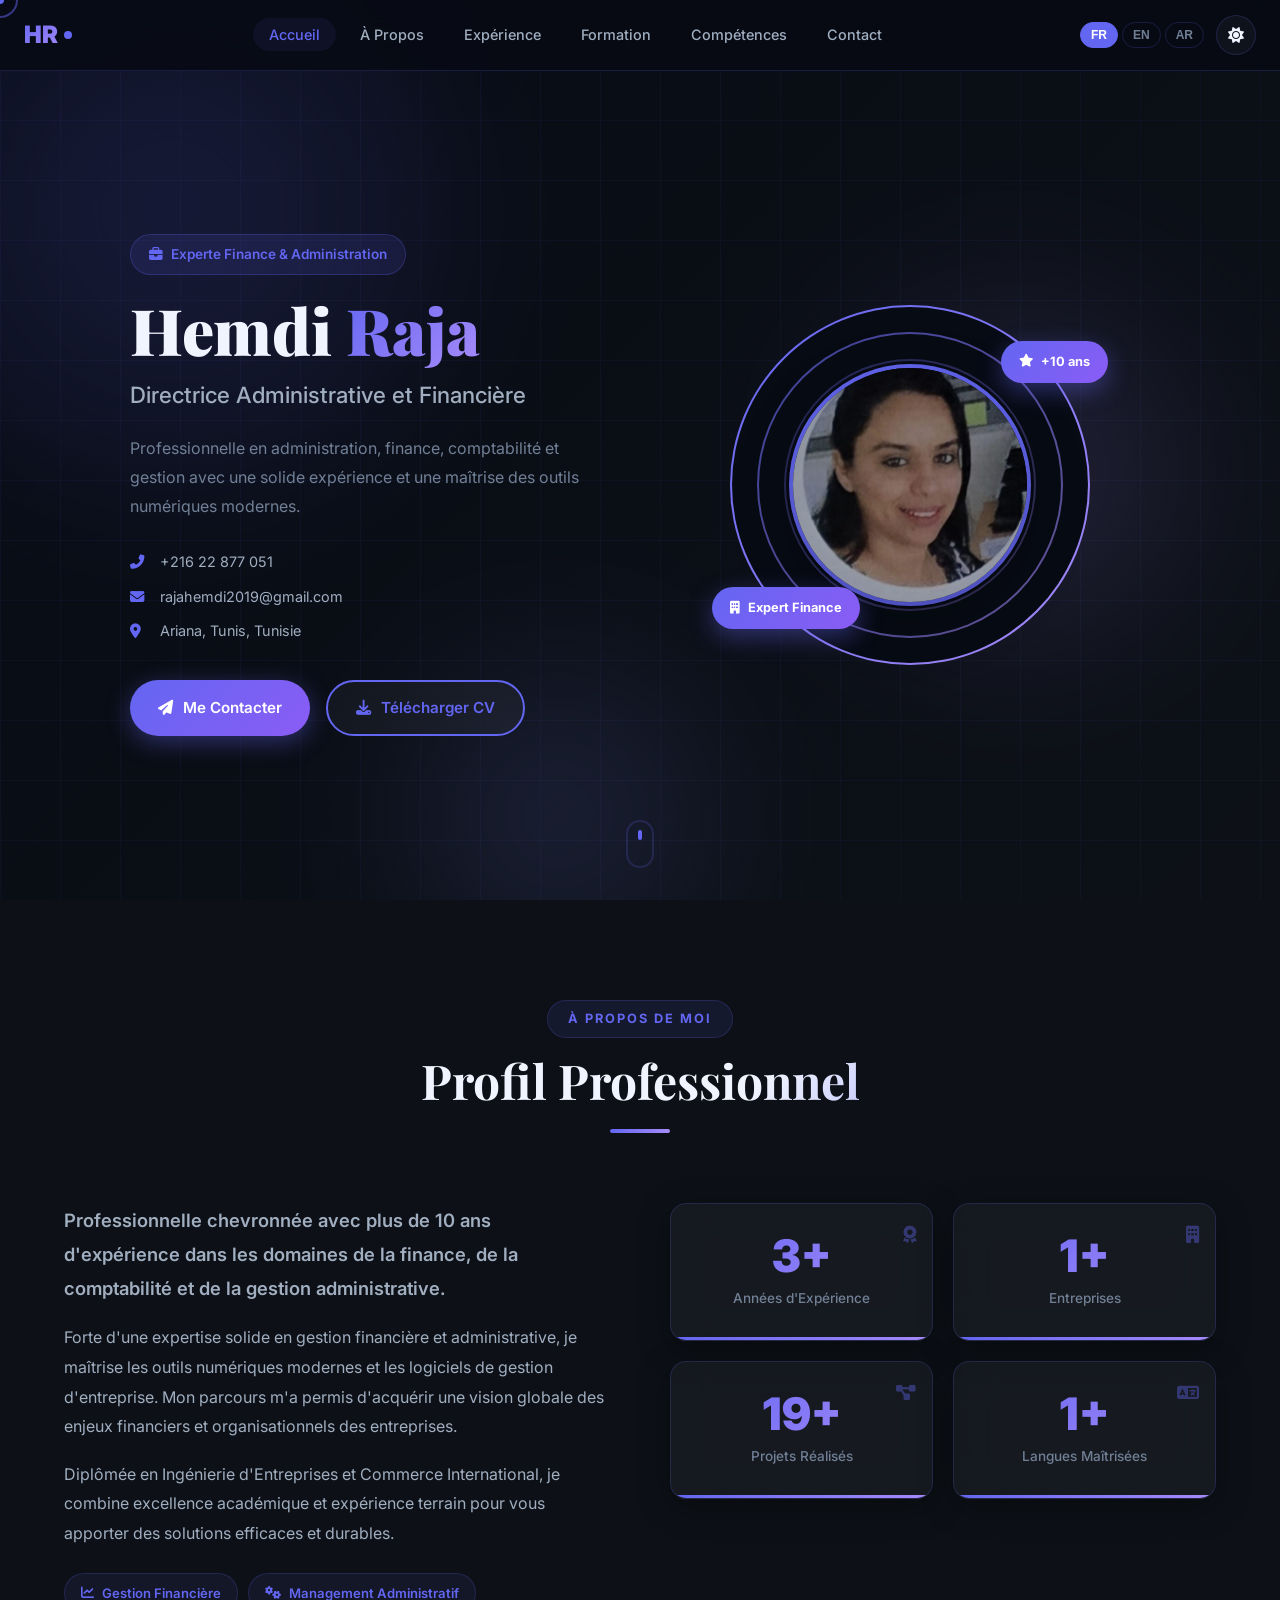
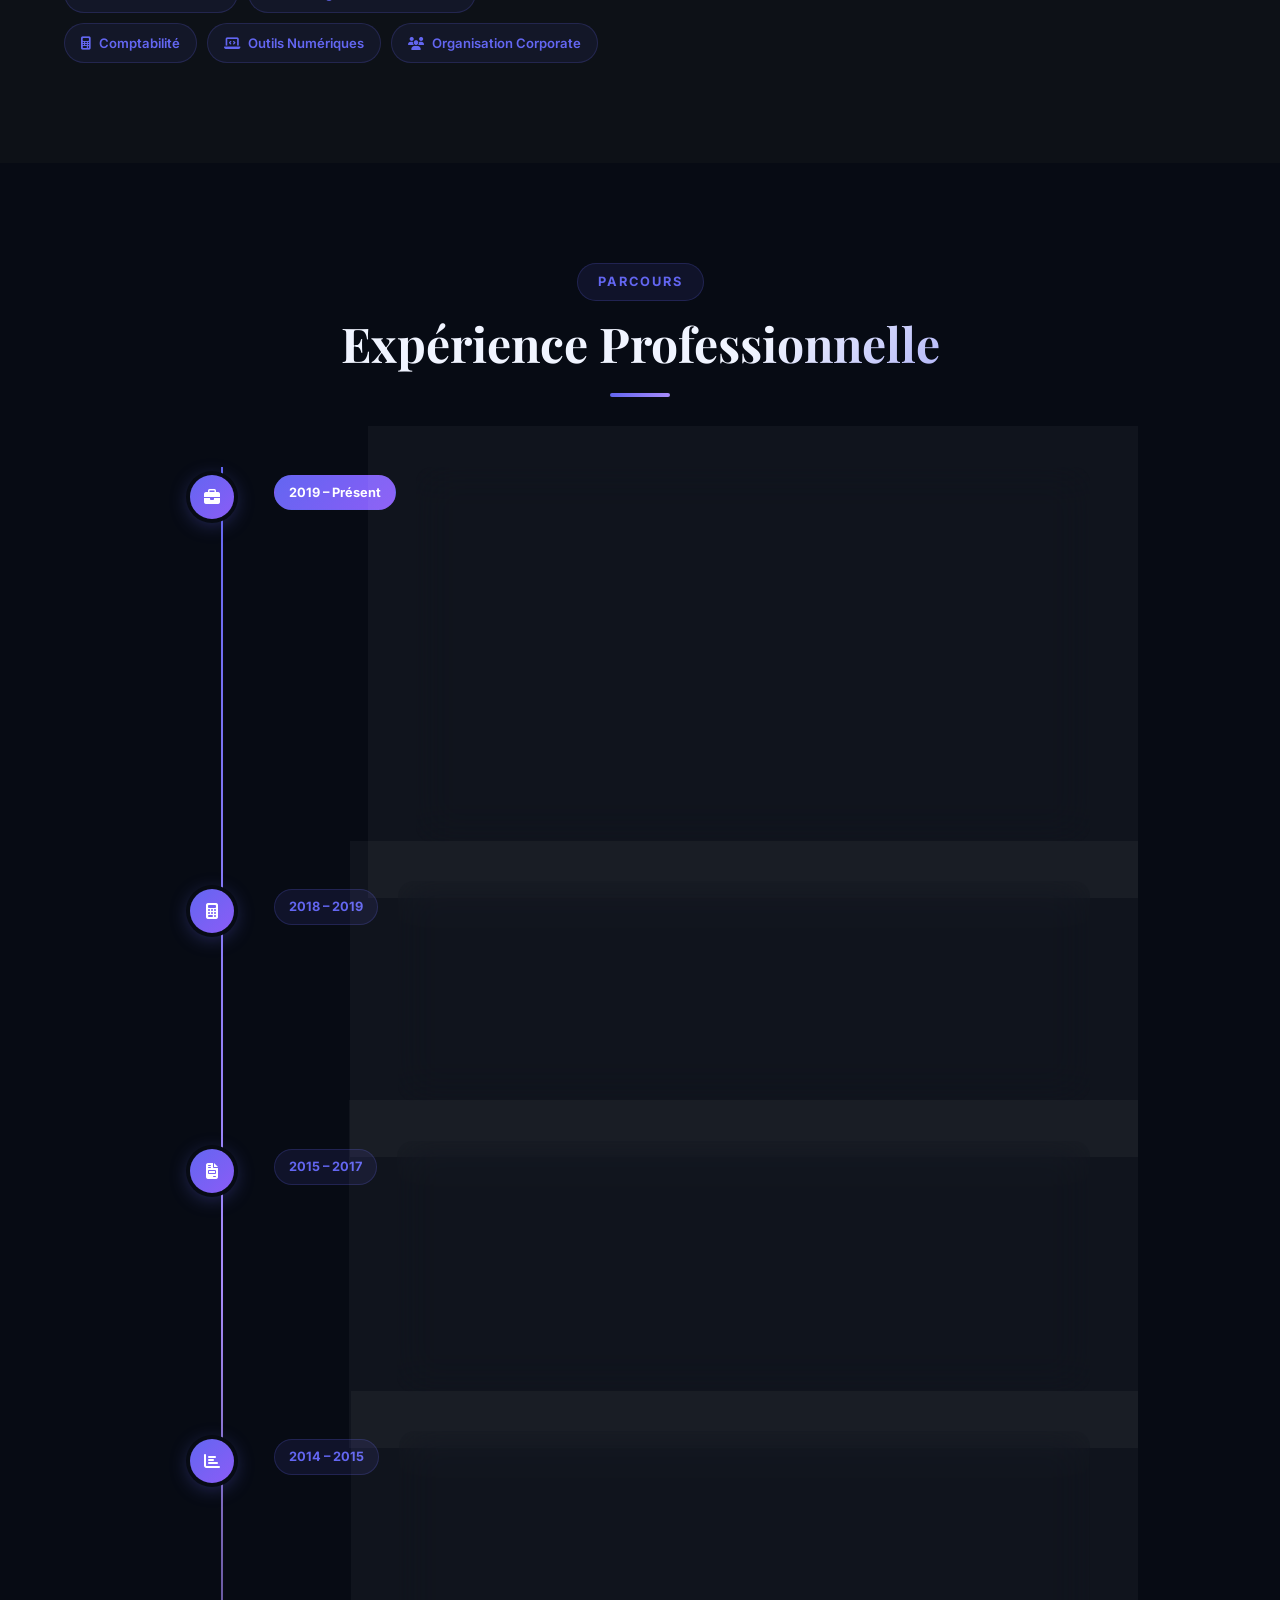
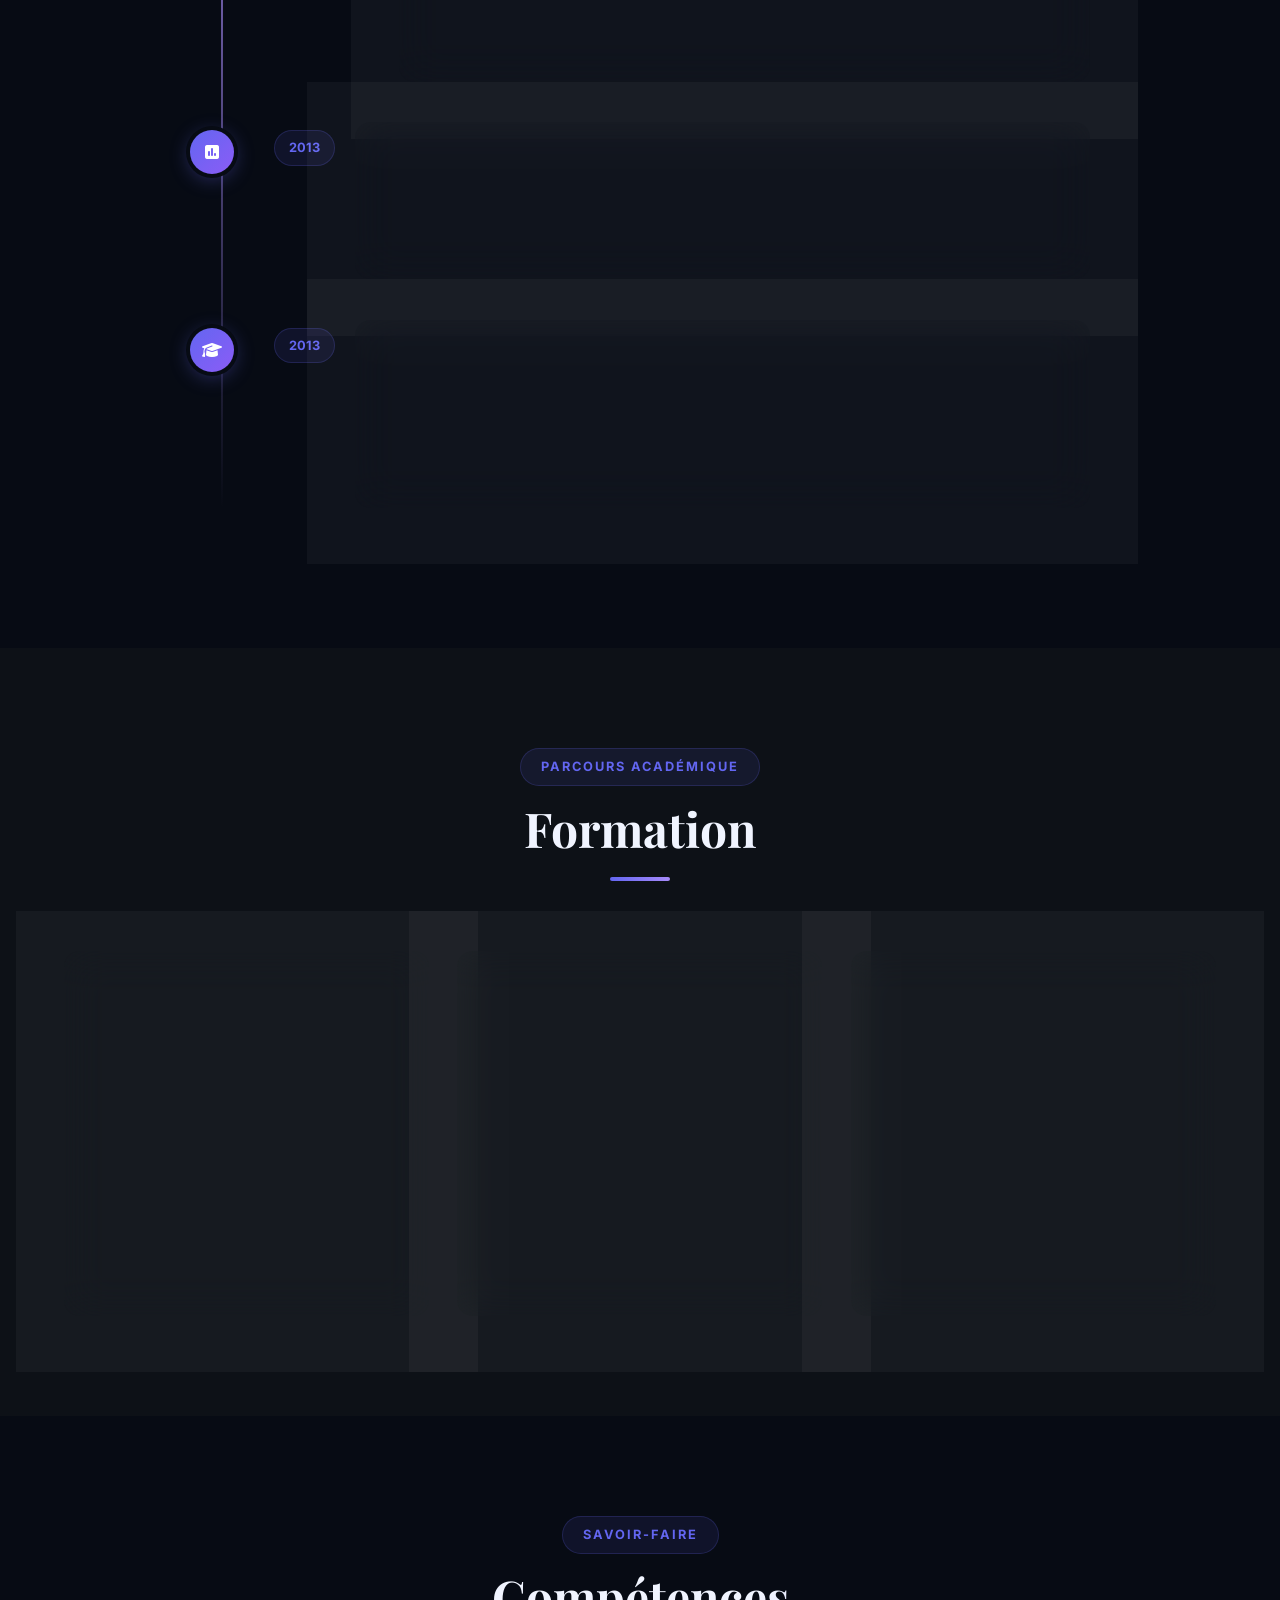
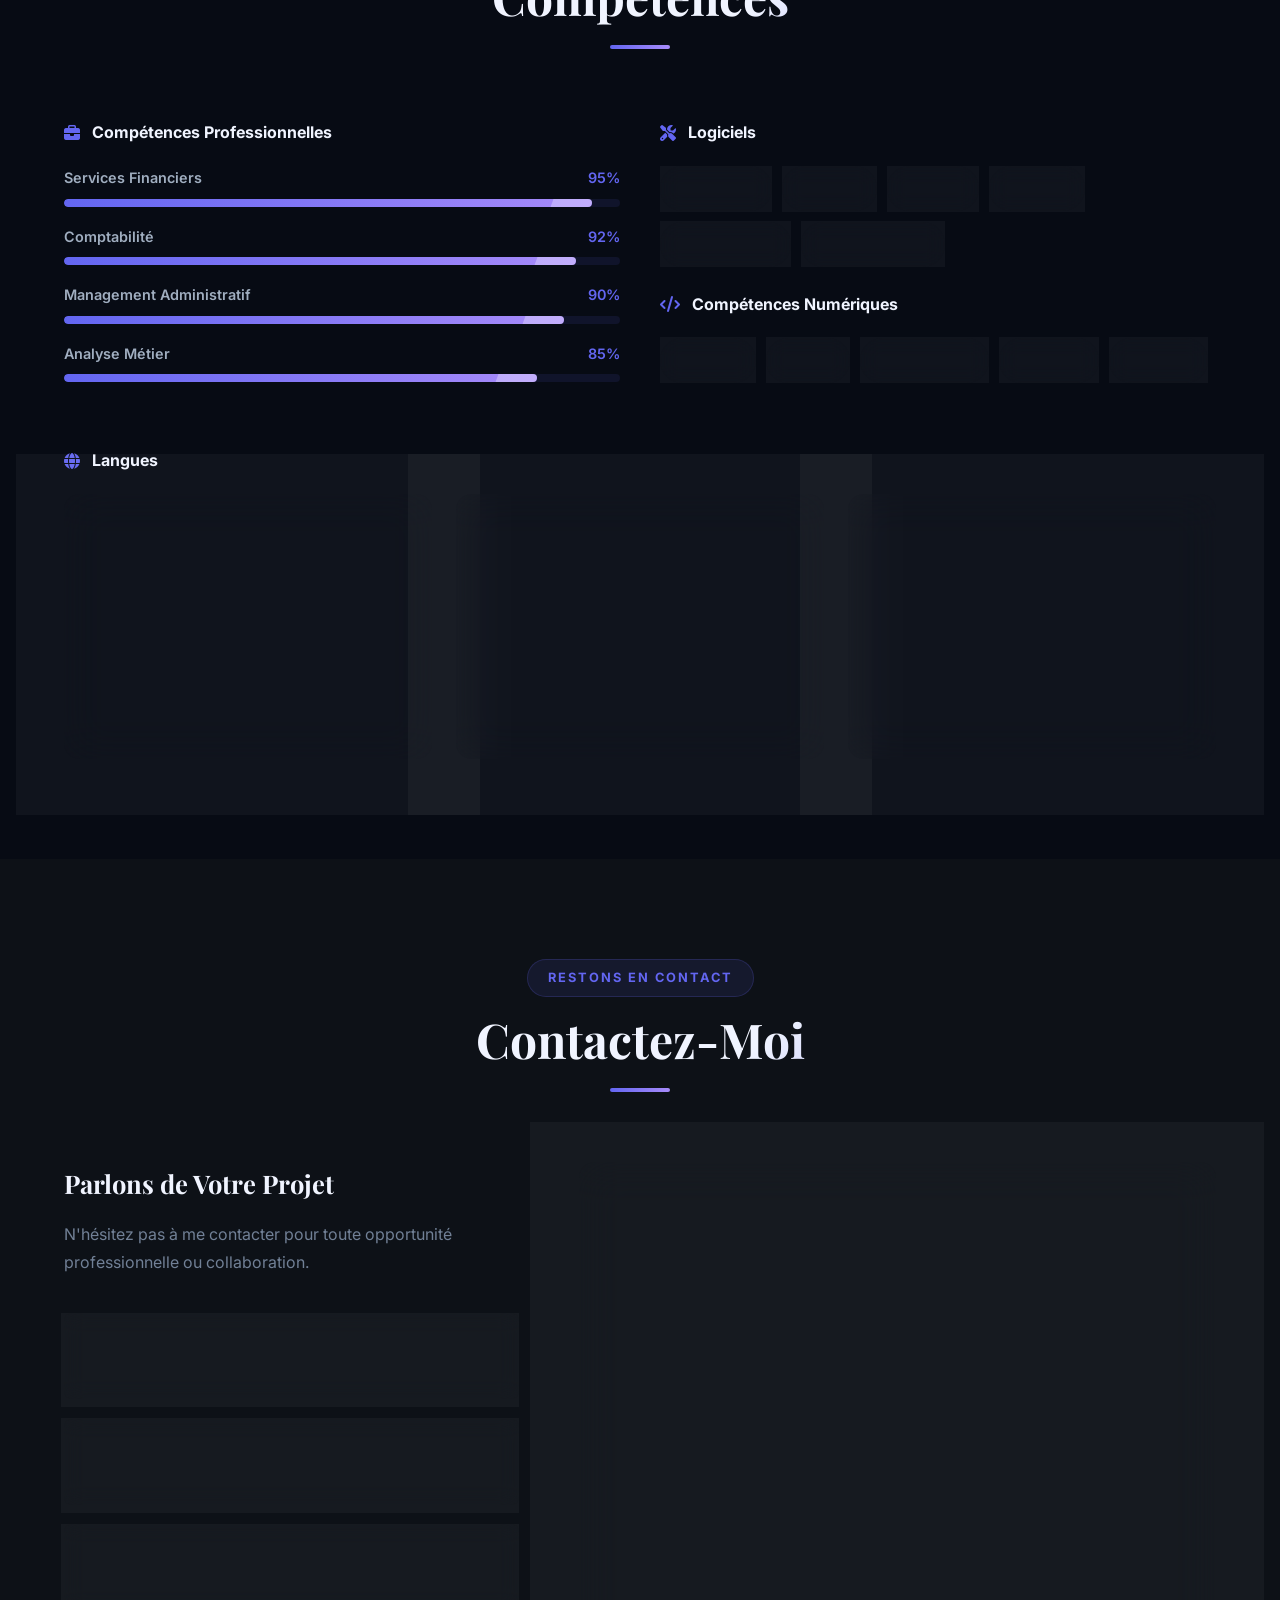
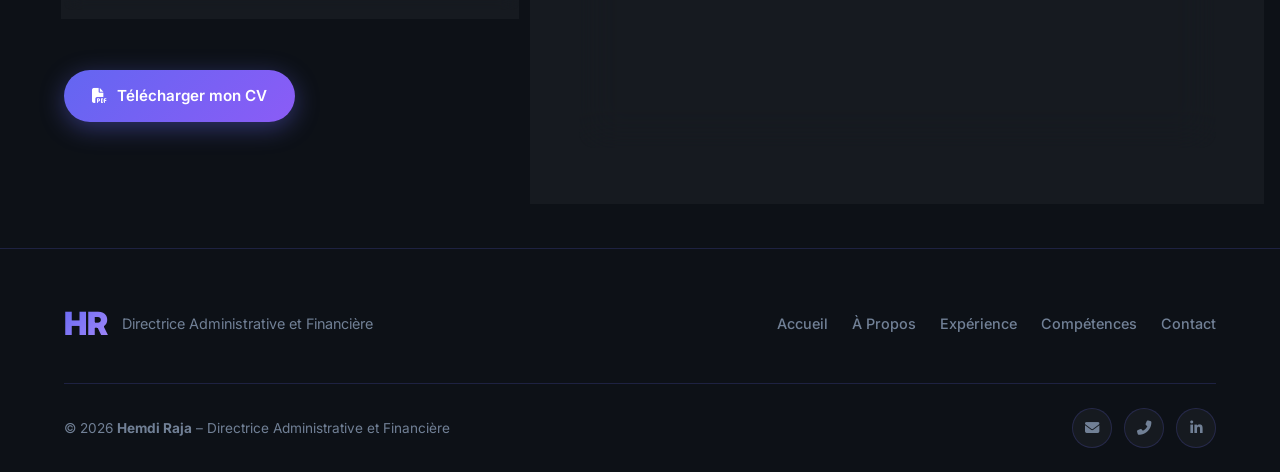
<file: hemdicv/index.html>
<!DOCTYPE html>
<html lang="fr" dir="ltr" data-theme="dark">

<head>
    <meta charset="UTF-8" />
    <meta name="viewport" content="width=device-width, initial-scale=1.0" />
    <meta name="description" content="Hemdi Raja – Directrice Administrative et Financière | Portfolio Professionnel" />
    <meta name="keywords" content="Hemdi Raja, Finance, Administration, Comptabilité, Tunis, Tunisie" />
    <meta name="author" content="Hemdi Raja" />
    <title>Hemdi Raja – Directrice Administrative & Financière</title>
    <link rel="preconnect" href="https://fonts.googleapis.com" />
    <link rel="preconnect" href="https://fonts.gstatic.com" crossorigin />
    <link
        href="https://fonts.googleapis.com/css2?family=Inter:wght@300;400;500;600;700;800;900&family=Playfair+Display:wght@600;700&family=Cairo:wght@300;400;600;700&display=swap"
        rel="stylesheet" />
    <link rel="stylesheet" href="https://cdnjs.cloudflare.com/ajax/libs/font-awesome/6.5.0/css/all.min.css" />
    <link rel="stylesheet" href="style.css" />
</head>

<body>

    <!-- ===== PRELOADER ===== -->
    <div id="preloader">
        <div class="preloader-inner">
            <div class="preloader-logo">HR</div>
            <div class="preloader-bar">
                <div class="preloader-fill"></div>
            </div>
        </div>
    </div>

    <!-- ===== CURSOR ===== -->
    <div class="cursor-dot" id="cursorDot"></div>
    <div class="cursor-ring" id="cursorRing"></div>

    <!-- ===== NAVBAR ===== -->
    <nav id="navbar" class="navbar">
        <div class="nav-container">
            <a href="#home" class="nav-logo">
                <span class="logo-text">HR</span>
                <span class="logo-dot"></span>
            </a>
            <ul class="nav-menu" id="navMenu">
                <li><a href="#home" class="nav-link active" data-i18n="nav_home">Accueil</a></li>
                <li><a href="#about" class="nav-link" data-i18n="nav_about">À Propos</a></li>
                <li><a href="#experience" class="nav-link" data-i18n="nav_experience">Expérience</a></li>
                <li><a href="#education" class="nav-link" data-i18n="nav_education">Formation</a></li>
                <li><a href="#skills" class="nav-link" data-i18n="nav_skills">Compétences</a></li>
                <li><a href="#contact" class="nav-link" data-i18n="nav_contact">Contact</a></li>
            </ul>
            <div class="nav-controls">
                <!-- Language Selector -->
                <div class="lang-selector">
                    <button class="lang-btn active" onclick="setLanguage('fr')">FR</button>
                    <button class="lang-btn" onclick="setLanguage('en')">EN</button>
                    <button class="lang-btn" onclick="setLanguage('ar')">AR</button>
                </div>
                <!-- Theme Toggle -->
                <button class="theme-toggle" id="themeToggle" aria-label="Toggle theme">
                    <i class="fas fa-moon" id="themeIcon"></i>
                </button>
                <!-- Hamburger -->
                <button class="hamburger" id="hamburger" aria-label="Menu">
                    <span></span><span></span><span></span>
                </button>
            </div>
        </div>
    </nav>

    <!-- ===== HERO SECTION ===== -->
    <section id="home" class="hero">
        <div class="hero-bg">
            <div class="hero-orb hero-orb-1"></div>
            <div class="hero-orb hero-orb-2"></div>
            <div class="hero-orb hero-orb-3"></div>
            <div class="hero-grid"></div>
        </div>
        <div class="hero-container">
            <div class="hero-content" data-aos="fade-right">
                <div class="hero-badge">
                    <i class="fas fa-briefcase"></i>
                    <span data-i18n="hero_badge">Experte Finance & Administration</span>
                </div>
                <h1 class="hero-name">Hemdi <span class="gradient-text">Raja</span></h1>
                <h2 class="hero-title" data-i18n="hero_title">Directrice Administrative et Financière</h2>
                <p class="hero-tagline" data-i18n="hero_tagline">
                    Professionnelle en administration, finance, comptabilité et gestion avec une solide expérience et
                    une maîtrise des outils numériques modernes.
                </p>
                <div class="hero-info">
                    <div class="info-item">
                        <i class="fas fa-phone-alt"></i>
                        <a href="tel:+21622877051">+216 22 877 051</a>
                    </div>
                    <div class="info-item">
                        <i class="fas fa-envelope"></i>
                        <a href="mailto:rajahemdi2019@gmail.com">rajahemdi2019@gmail.com</a>
                    </div>
                    <div class="info-item">
                        <i class="fas fa-map-marker-alt"></i>
                        <span>Ariana, Tunis, Tunisie</span>
                    </div>
                </div>
                <div class="hero-actions">
                    <a href="#contact" class="btn btn-primary">
                        <i class="fas fa-paper-plane"></i>
                        <span data-i18n="btn_contact">Me Contacter</span>
                    </a>
                    <a href="cv_hemdi_raja.pdf" download class="btn btn-outline">
                        <i class="fas fa-download"></i>
                        <span data-i18n="btn_cv">Télécharger CV</span>
                    </a>
                </div>
            </div>
            <div class="hero-image" data-aos="fade-left">
                <div class="profile-wrapper">
                    <div class="profile-ring ring-1"></div>
                    <div class="profile-ring ring-2"></div>
                    <div class="profile-ring ring-3"></div>
                    <div class="profile-photo-container">
                        <img src="profile.jpg" alt="Hemdi Raja" class="profile-photo" id="profilePhoto" />
                    </div>
                    <div class="profile-badge badge-top">
                        <i class="fas fa-star"></i>
                        <span>+10 ans</span>
                    </div>
                    <div class="profile-badge badge-bottom">
                        <i class="fas fa-building"></i>
                        <span data-i18n="badge_expert">Expert Finance</span>
                    </div>
                </div>
            </div>
        </div>
        <div class="hero-scroll">
            <a href="#about">
                <div class="scroll-indicator">
                    <span></span>
                </div>
            </a>
        </div>
    </section>

    <!-- ===== ABOUT SECTION ===== -->
    <section id="about" class="about section">
        <div class="container">
            <div class="section-header" data-aos="fade-up">
                <span class="section-tag" data-i18n="about_tag">À Propos de Moi</span>
                <h2 class="section-title" data-i18n="about_title">Profil Professionnel</h2>
                <div class="section-line"></div>
            </div>
            <div class="about-grid">
                <div class="about-text" data-aos="fade-right">
                    <p class="about-lead" data-i18n="about_lead">
                        Professionnelle chevronnée avec plus de 10 ans d'expérience dans les domaines de la finance, de
                        la comptabilité et de la gestion administrative.
                    </p>
                    <p data-i18n="about_p1">
                        Forte d'une expertise solide en gestion financière et administrative, je maîtrise les outils
                        numériques modernes et les logiciels de gestion d'entreprise. Mon parcours m'a permis d'acquérir
                        une vision globale des enjeux financiers et organisationnels des entreprises.
                    </p>
                    <p data-i18n="about_p2">
                        Diplômée en Ingénierie d'Entreprises et Commerce International, je combine excellence académique
                        et expérience terrain pour vous apporter des solutions efficaces et durables.
                    </p>
                    <div class="about-tags">
                        <span class="tag"><i class="fas fa-chart-line"></i> <span data-i18n="tag_finance">Gestion
                                Financière</span></span>
                        <span class="tag"><i class="fas fa-cogs"></i> <span data-i18n="tag_admin">Management
                                Administratif</span></span>
                        <span class="tag"><i class="fas fa-calculator"></i> <span
                                data-i18n="tag_accounting">Comptabilité</span></span>
                        <span class="tag"><i class="fas fa-laptop-code"></i> <span data-i18n="tag_digital">Outils
                                Numériques</span></span>
                        <span class="tag"><i class="fas fa-users"></i> <span data-i18n="tag_org">Organisation
                                Corporate</span></span>
                    </div>
                </div>
                <div class="about-stats" data-aos="fade-left">
                    <div class="stat-card glass">
                        <div class="stat-number" data-target="10">0</div>
                        <div class="stat-label" data-i18n="stat_years">Années d'Expérience</div>
                        <div class="stat-icon"><i class="fas fa-award"></i></div>
                    </div>
                    <div class="stat-card glass">
                        <div class="stat-number" data-target="5">0</div>
                        <div class="stat-label" data-i18n="stat_companies">Entreprises</div>
                        <div class="stat-icon"><i class="fas fa-building"></i></div>
                    </div>
                    <div class="stat-card glass">
                        <div class="stat-number" data-target="50">0</div>
                        <div class="stat-label" data-i18n="stat_projects">Projets Réalisés</div>
                        <div class="stat-icon"><i class="fas fa-project-diagram"></i></div>
                    </div>
                    <div class="stat-card glass">
                        <div class="stat-number" data-target="3">0</div>
                        <div class="stat-label" data-i18n="stat_langs">Langues Maîtrisées</div>
                        <div class="stat-icon"><i class="fas fa-language"></i></div>
                    </div>
                </div>
            </div>
        </div>
    </section>

    <!-- ===== EXPERIENCE SECTION ===== -->
    <section id="experience" class="experience section">
        <div class="container">
            <div class="section-header" data-aos="fade-up">
                <span class="section-tag" data-i18n="exp_tag">Parcours</span>
                <h2 class="section-title" data-i18n="exp_title">Expérience Professionnelle</h2>
                <div class="section-line"></div>
            </div>
            <div class="timeline">

                <!-- Job 1 -->
                <div class="timeline-item" data-aos="fade-up" data-aos-delay="0">
                    <div class="timeline-dot">
                        <i class="fas fa-briefcase"></i>
                    </div>
                    <div class="timeline-date">
                        <span class="date-badge current" data-i18n="exp1_period">2019 – Présent</span>
                    </div>
                    <div class="timeline-card glass">
                        <div class="card-header">
                            <div>
                                <h3 class="job-title" data-i18n="exp1_title">Directrice Administrative et Financière
                                </h3>
                                <p class="company"><i class="fas fa-building"></i> JANENE RENT A CAR – Tunis</p>
                            </div>
                            <span class="job-badge current-badge" data-i18n="badge_current">En poste</span>
                        </div>
                        <ul class="responsibilities">
                            <li data-i18n="exp1_r1"><i class="fas fa-chevron-right"></i> Classification des dossiers
                                comptables</li>
                            <li data-i18n="exp1_r2"><i class="fas fa-chevron-right"></i> Préparation des fiches de paie
                            </li>
                            <li data-i18n="exp1_r3"><i class="fas fa-chevron-right"></i> Préparation des retenues à la
                                source</li>
                            <li data-i18n="exp1_r4"><i class="fas fa-chevron-right"></i> Recouvrement des créances</li>
                            <li data-i18n="exp1_r5"><i class="fas fa-chevron-right"></i> Gestion des contrats de vente
                                et de location</li>
                            <li data-i18n="exp1_r6"><i class="fas fa-chevron-right"></i> Facturation via le logiciel
                                Dolibarr</li>
                            <li data-i18n="exp1_r7"><i class="fas fa-chevron-right"></i> Communication clients et
                                gestion des réservations</li>
                            <li data-i18n="exp1_r8"><i class="fas fa-chevron-right"></i> Suivi de l'activité du parc
                                automobile</li>
                        </ul>
                    </div>
                </div>

                <!-- Job 2 -->
                <div class="timeline-item" data-aos="fade-up" data-aos-delay="100">
                    <div class="timeline-dot">
                        <i class="fas fa-calculator"></i>
                    </div>
                    <div class="timeline-date">
                        <span class="date-badge">2018 – 2019</span>
                    </div>
                    <div class="timeline-card glass">
                        <div class="card-header">
                            <div>
                                <h3 class="job-title" data-i18n="exp2_title">Assistante Comptable</h3>
                                <p class="company"><i class="fas fa-building"></i> Cabinet Ahmed Ben Moallem – Tunis</p>
                            </div>
                        </div>
                        <ul class="responsibilities">
                            <li data-i18n="exp2_r1"><i class="fas fa-chevron-right"></i> Préparation des fiches de paie
                            </li>
                            <li data-i18n="exp2_r2"><i class="fas fa-chevron-right"></i> Déclarations fiscales et
                                sociales</li>
                            <li data-i18n="exp2_r3"><i class="fas fa-chevron-right"></i> Préparation des acomptes
                                provisionnels</li>
                        </ul>
                    </div>
                </div>

                <!-- Job 3 -->
                <div class="timeline-item" data-aos="fade-up" data-aos-delay="200">
                    <div class="timeline-dot">
                        <i class="fas fa-file-invoice"></i>
                    </div>
                    <div class="timeline-date">
                        <span class="date-badge">2015 – 2017</span>
                    </div>
                    <div class="timeline-card glass">
                        <div class="card-header">
                            <div>
                                <h3 class="job-title" data-i18n="exp3_title">Assistante Comptable</h3>
                                <p class="company"><i class="fas fa-building"></i> Cabinet Coffice Hafedh Boukhris –
                                    Tunis</p>
                            </div>
                        </div>
                        <ul class="responsibilities">
                            <li data-i18n="exp3_r1"><i class="fas fa-chevron-right"></i> Saisie des données comptables
                            </li>
                            <li data-i18n="exp3_r2"><i class="fas fa-chevron-right"></i> Validation des documents
                                bancaires</li>
                            <li data-i18n="exp3_r3"><i class="fas fa-chevron-right"></i> Rapprochement bancaire</li>
                            <li data-i18n="exp3_r4"><i class="fas fa-chevron-right"></i> Justification des comptes</li>
                        </ul>
                    </div>
                </div>

                <!-- Job 4 -->
                <div class="timeline-item" data-aos="fade-up" data-aos-delay="300">
                    <div class="timeline-dot">
                        <i class="fas fa-chart-bar"></i>
                    </div>
                    <div class="timeline-date">
                        <span class="date-badge">2014 – 2015</span>
                    </div>
                    <div class="timeline-card glass">
                        <div class="card-header">
                            <div>
                                <h3 class="job-title" data-i18n="exp4_title">Contrôleur de Gestion</h3>
                                <p class="company"><i class="fas fa-building"></i> AL Multimédia – Tunis</p>
                            </div>
                        </div>
                        <ul class="responsibilities">
                            <li data-i18n="exp4_r1"><i class="fas fa-chevron-right"></i> Planification prévisionnelle et
                                budgétaire</li>
                            <li data-i18n="exp4_r2"><i class="fas fa-chevron-right"></i> Analyse des tableaux de bord
                            </li>
                            <li data-i18n="exp4_r3"><i class="fas fa-chevron-right"></i> Suivi des performances</li>
                            <li data-i18n="exp4_r4"><i class="fas fa-chevron-right"></i> Analyse des écarts statistiques
                            </li>
                        </ul>
                    </div>
                </div>

                <!-- Job 5 -->
                <div class="timeline-item" data-aos="fade-up" data-aos-delay="400">
                    <div class="timeline-dot">
                        <i class="fas fa-poll"></i>
                    </div>
                    <div class="timeline-date">
                        <span class="date-badge">2013</span>
                    </div>
                    <div class="timeline-card glass">
                        <div class="card-header">
                            <div>
                                <h3 class="job-title" data-i18n="exp5_title">Enquêtrice</h3>
                                <p class="company"><i class="fas fa-building"></i> ITCEQ – Sousse</p>
                            </div>
                        </div>
                        <ul class="responsibilities">
                            <li data-i18n="exp5_r1"><i class="fas fa-chevron-right"></i> Recherche statistique sur les
                                entreprises et l'environnement</li>
                        </ul>
                    </div>
                </div>

                <!-- Job 6 -->
                <div class="timeline-item" data-aos="fade-up" data-aos-delay="500">
                    <div class="timeline-dot">
                        <i class="fas fa-graduation-cap"></i>
                    </div>
                    <div class="timeline-date">
                        <span class="date-badge">2013</span>
                    </div>
                    <div class="timeline-card glass">
                        <div class="card-header">
                            <div>
                                <h3 class="job-title" data-i18n="exp6_title">Stage de Fin d'études</h3>
                                <p class="company"><i class="fas fa-building"></i> ICAR – Sousse</p>
                            </div>
                        </div>
                        <ul class="responsibilities">
                            <li data-i18n="exp6_r1"><i class="fas fa-chevron-right"></i> Intelligence économique</li>
                            <li data-i18n="exp6_r2"><i class="fas fa-chevron-right"></i> Analyse de la stratégie
                                d'entreprise</li>
                        </ul>
                    </div>
                </div>

            </div>
        </div>
    </section>

    <!-- ===== EDUCATION SECTION ===== -->
    <section id="education" class="education section">
        <div class="container">
            <div class="section-header" data-aos="fade-up">
                <span class="section-tag" data-i18n="edu_tag">Parcours Académique</span>
                <h2 class="section-title" data-i18n="edu_title">Formation</h2>
                <div class="section-line"></div>
            </div>
            <div class="edu-grid">
                <div class="edu-card glass" data-aos="fade-up" data-aos-delay="0">
                    <div class="edu-icon"><i class="fas fa-user-graduate"></i></div>
                    <div class="edu-year">2013</div>
                    <h3 data-i18n="edu1_title">Master Professionnel</h3>
                    <p class="edu-field" data-i18n="edu1_field">Ingénierie d'Entreprises et Commerce International</p>
                    <p class="edu-institution"><i class="fas fa-university"></i> <span data-i18n="edu1_school">Faculté
                            des Sciences Économiques et de Gestion de Sousse</span></p>
                </div>
                <div class="edu-card glass" data-aos="fade-up" data-aos-delay="150">
                    <div class="edu-icon"><i class="fas fa-certificate"></i></div>
                    <div class="edu-year">2011</div>
                    <h3 data-i18n="edu2_title">Licence</h3>
                    <p class="edu-field" data-i18n="edu2_field">Gestion – Spécialité Finance</p>
                    <p class="edu-institution"><i class="fas fa-university"></i> <span data-i18n="edu2_school">Faculté
                            de Droit et de Sciences Économiques et Politiques de Sousse</span></p>
                </div>
                <div class="edu-card glass" data-aos="fade-up" data-aos-delay="300">
                    <div class="edu-icon"><i class="fas fa-school"></i></div>
                    <div class="edu-year">2007</div>
                    <h3 data-i18n="edu3_title">Baccalauréat</h3>
                    <p class="edu-field" data-i18n="edu3_field">Sciences Expérimentales</p>
                    <p class="edu-institution"><i class="fas fa-university"></i> <span data-i18n="edu3_school">Lycée de
                            Sbikha</span></p>
                </div>
            </div>
        </div>
    </section>

    <!-- ===== SKILLS SECTION ===== -->
    <section id="skills" class="skills section">
        <div class="container">
            <div class="section-header" data-aos="fade-up">
                <span class="section-tag" data-i18n="skills_tag">Savoir-Faire</span>
                <h2 class="section-title" data-i18n="skills_title">Compétences</h2>
                <div class="section-line"></div>
            </div>
            <div class="skills-grid">
                <!-- Professional Skills -->
                <div class="skills-category" data-aos="fade-right">
                    <h3 class="skills-cat-title"><i class="fas fa-briefcase"></i> <span
                            data-i18n="skills_pro">Compétences Professionnelles</span></h3>
                    <div class="skill-bar-group">
                        <div class="skill-bar-item">
                            <div class="skill-bar-header">
                                <span data-i18n="sk_finance">Services Financiers</span>
                                <span class="skill-pct">95%</span>
                            </div>
                            <div class="skill-bar-track">
                                <div class="skill-bar-fill" data-width="95"></div>
                            </div>
                        </div>
                        <div class="skill-bar-item">
                            <div class="skill-bar-header">
                                <span data-i18n="sk_accounting">Comptabilité</span>
                                <span class="skill-pct">92%</span>
                            </div>
                            <div class="skill-bar-track">
                                <div class="skill-bar-fill" data-width="92"></div>
                            </div>
                        </div>
                        <div class="skill-bar-item">
                            <div class="skill-bar-header">
                                <span data-i18n="sk_admin">Management Administratif</span>
                                <span class="skill-pct">90%</span>
                            </div>
                            <div class="skill-bar-track">
                                <div class="skill-bar-fill" data-width="90"></div>
                            </div>
                        </div>
                        <div class="skill-bar-item">
                            <div class="skill-bar-header">
                                <span data-i18n="sk_analysis">Analyse Métier</span>
                                <span class="skill-pct">85%</span>
                            </div>
                            <div class="skill-bar-track">
                                <div class="skill-bar-fill" data-width="85"></div>
                            </div>
                        </div>
                    </div>
                </div>

                <!-- Software Skills -->
                <div class="skills-category" data-aos="fade-left">
                    <h3 class="skills-cat-title"><i class="fas fa-tools"></i> <span
                            data-i18n="skills_soft">Logiciels</span></h3>
                    <div class="skill-cards">
                        <div class="skill-chip"><i class="fas fa-cube"></i> Dolibarr</div>
                        <div class="skill-chip"><i class="fas fa-cubes"></i> Odoo</div>
                        <div class="skill-chip"><i class="fab fa-microsoft"></i> Word</div>
                        <div class="skill-chip"><i class="fas fa-table"></i> Excel</div>
                        <div class="skill-chip"><i class="fas fa-file-powerpoint"></i> PowerPoint</div>
                        <div class="skill-chip"><i class="fas fa-layer-group"></i> OnlyLogiciel</div>
                    </div>

                    <h3 class="skills-cat-title mt-2"><i class="fas fa-code"></i> <span
                            data-i18n="skills_digital">Compétences Numériques</span></h3>
                    <div class="skill-cards">
                        <div class="skill-chip"><i class="fab fa-html5"></i> HTML</div>
                        <div class="skill-chip"><i class="fab fa-css3-alt"></i> CSS</div>
                        <div class="skill-chip"><i class="fab fa-js-square"></i> JavaScript</div>
                        <div class="skill-chip"><i class="fas fa-paint-brush"></i> UI/UX</div>
                        <div class="skill-chip"><i class="fas fa-mobile-alt"></i> Flutter</div>
                    </div>
                </div>

                <!-- Languages -->
                <div class="skills-category skills-full" data-aos="fade-up">
                    <h3 class="skills-cat-title"><i class="fas fa-globe"></i> <span
                            data-i18n="skills_langs">Langues</span></h3>
                    <div class="lang-grid">
                        <div class="lang-card glass">
                            <div class="lang-flag">🇹🇳</div>
                            <h4 data-i18n="lang_ar">Arabe</h4>
                            <div class="lang-level">
                                <div class="lang-dot active"></div>
                                <div class="lang-dot active"></div>
                                <div class="lang-dot active"></div>
                                <div class="lang-dot active"></div>
                                <div class="lang-dot active"></div>
                            </div>
                            <span class="lang-label" data-i18n="lang_native">Langue Maternelle</span>
                        </div>
                        <div class="lang-card glass">
                            <div class="lang-flag">🇫🇷</div>
                            <h4 data-i18n="lang_fr">Français</h4>
                            <div class="lang-level">
                                <div class="lang-dot active"></div>
                                <div class="lang-dot active"></div>
                                <div class="lang-dot active"></div>
                                <div class="lang-dot active"></div>
                                <div class="lang-dot active"></div>
                            </div>
                            <span class="lang-label" data-i18n="lang_fluent">Courant</span>
                        </div>
                        <div class="lang-card glass">
                            <div class="lang-flag">🇬🇧</div>
                            <h4 data-i18n="lang_en">Anglais</h4>
                            <div class="lang-level">
                                <div class="lang-dot active"></div>
                                <div class="lang-dot active"></div>
                                <div class="lang-dot active"></div>
                                <div class="lang-dot active"></div>
                                <div class="lang-dot"></div>
                            </div>
                            <span class="lang-label" data-i18n="lang_fluent2">Courant</span>
                        </div>
                    </div>
                </div>
            </div>
        </div>
    </section>

    <!-- ===== CONTACT SECTION ===== -->
    <section id="contact" class="contact section">
        <div class="container">
            <div class="section-header" data-aos="fade-up">
                <span class="section-tag" data-i18n="contact_tag">Restons en Contact</span>
                <h2 class="section-title" data-i18n="contact_title">Contactez-Moi</h2>
                <div class="section-line"></div>
            </div>
            <div class="contact-grid">
                <div class="contact-info" data-aos="fade-right">
                    <h3 data-i18n="contact_intro">Parlons de Votre Projet</h3>
                    <p data-i18n="contact_desc">N'hésitez pas à me contacter pour toute opportunité professionnelle ou
                        collaboration.</p>
                    <div class="contact-details">
                        <div class="contact-item">
                            <div class="contact-icon"><i class="fas fa-phone-alt"></i></div>
                            <div>
                                <span class="contact-label" data-i18n="c_phone">Téléphone</span>
                                <a href="tel:+21622877051" class="contact-value">+216 22 877 051</a>
                            </div>
                        </div>
                        <div class="contact-item">
                            <div class="contact-icon"><i class="fas fa-envelope"></i></div>
                            <div>
                                <span class="contact-label" data-i18n="c_email">Email</span>
                                <a href="mailto:rajahemdi2019@gmail.com"
                                    class="contact-value">rajahemdi2019@gmail.com</a>
                            </div>
                        </div>
                        <div class="contact-item">
                            <div class="contact-icon"><i class="fas fa-map-marker-alt"></i></div>
                            <div>
                                <span class="contact-label" data-i18n="c_location">Localisation</span>
                                <span class="contact-value">Ariana 2080, Tunis, Tunisie</span>
                            </div>
                        </div>
                    </div>
                    <a href="cv_hemdi_raja.pdf" download class="btn btn-primary mt-2">
                        <i class="fas fa-file-pdf"></i>
                        <span data-i18n="btn_cv2">Télécharger mon CV</span>
                    </a>
                </div>
                <div class="contact-form-wrapper" data-aos="fade-left">
                    <form id="contactForm" class="contact-form glass" novalidate>
                        <div class="form-group">
                            <label for="name" data-i18n="form_name">Nom Complet</label>
                            <div class="input-wrapper">
                                <i class="fas fa-user"></i>
                                <input type="text" id="name" name="name" placeholder="Votre nom" required />
                            </div>
                        </div>
                        <div class="form-group">
                            <label for="email" data-i18n="form_email">Adresse Email</label>
                            <div class="input-wrapper">
                                <i class="fas fa-envelope"></i>
                                <input type="email" id="email" name="email" placeholder="votre@email.com" required />
                            </div>
                        </div>
                        <div class="form-group">
                            <label for="subject" data-i18n="form_subject">Sujet</label>
                            <div class="input-wrapper">
                                <i class="fas fa-tag"></i>
                                <input type="text" id="subject" name="subject" placeholder="Objet du message" />
                            </div>
                        </div>
                        <div class="form-group">
                            <label for="message" data-i18n="form_message">Message</label>
                            <div class="input-wrapper textarea-wrapper">
                                <i class="fas fa-comment-alt"></i>
                                <textarea id="message" name="message" rows="5" placeholder="Votre message..."
                                    required></textarea>
                            </div>
                        </div>
                        <button type="submit" class="btn btn-primary w-full" id="submitBtn">
                            <i class="fas fa-paper-plane"></i>
                            <span data-i18n="form_send">Envoyer le Message</span>
                        </button>
                        <div id="formSuccess" class="form-success hidden">
                            <i class="fas fa-check-circle"></i>
                            <span data-i18n="form_success">Message envoyé avec succès !</span>
                        </div>
                    </form>
                </div>
            </div>
        </div>
    </section>

    <!-- ===== FOOTER ===== -->
    <footer class="footer">
        <div class="footer-container">
            <div class="footer-top">
                <div class="footer-brand">
                    <span class="logo-text">HR</span>
                    <p data-i18n="hero_title">Directrice Administrative et Financière</p>
                </div>
                <div class="footer-nav">
                    <a href="#home" data-i18n="nav_home">Accueil</a>
                    <a href="#about" data-i18n="nav_about">À Propos</a>
                    <a href="#experience" data-i18n="nav_experience">Expérience</a>
                    <a href="#skills" data-i18n="nav_skills">Compétences</a>
                    <a href="#contact" data-i18n="nav_contact">Contact</a>
                </div>
            </div>
            <div class="footer-bottom">
                <p>© 2026 <strong>Hemdi Raja</strong> – <span data-i18n="hero_title">Directrice Administrative et
                        Financière</span></p>
                <div class="footer-socials">
                    <a href="mailto:rajahemdi2019@gmail.com" aria-label="Email"><i class="fas fa-envelope"></i></a>
                    <a href="tel:+21622877051" aria-label="Phone"><i class="fas fa-phone-alt"></i></a>
                    <a href="#" aria-label="LinkedIn"><i class="fab fa-linkedin-in"></i></a>
                </div>
            </div>
        </div>
    </footer>

    <!-- Back to Top -->
    <button class="back-to-top" id="backToTop" aria-label="Back to top">
        <i class="fas fa-chevron-up"></i>
    </button>

    <script src="script.js"></script>
</body>

</html>
</file>
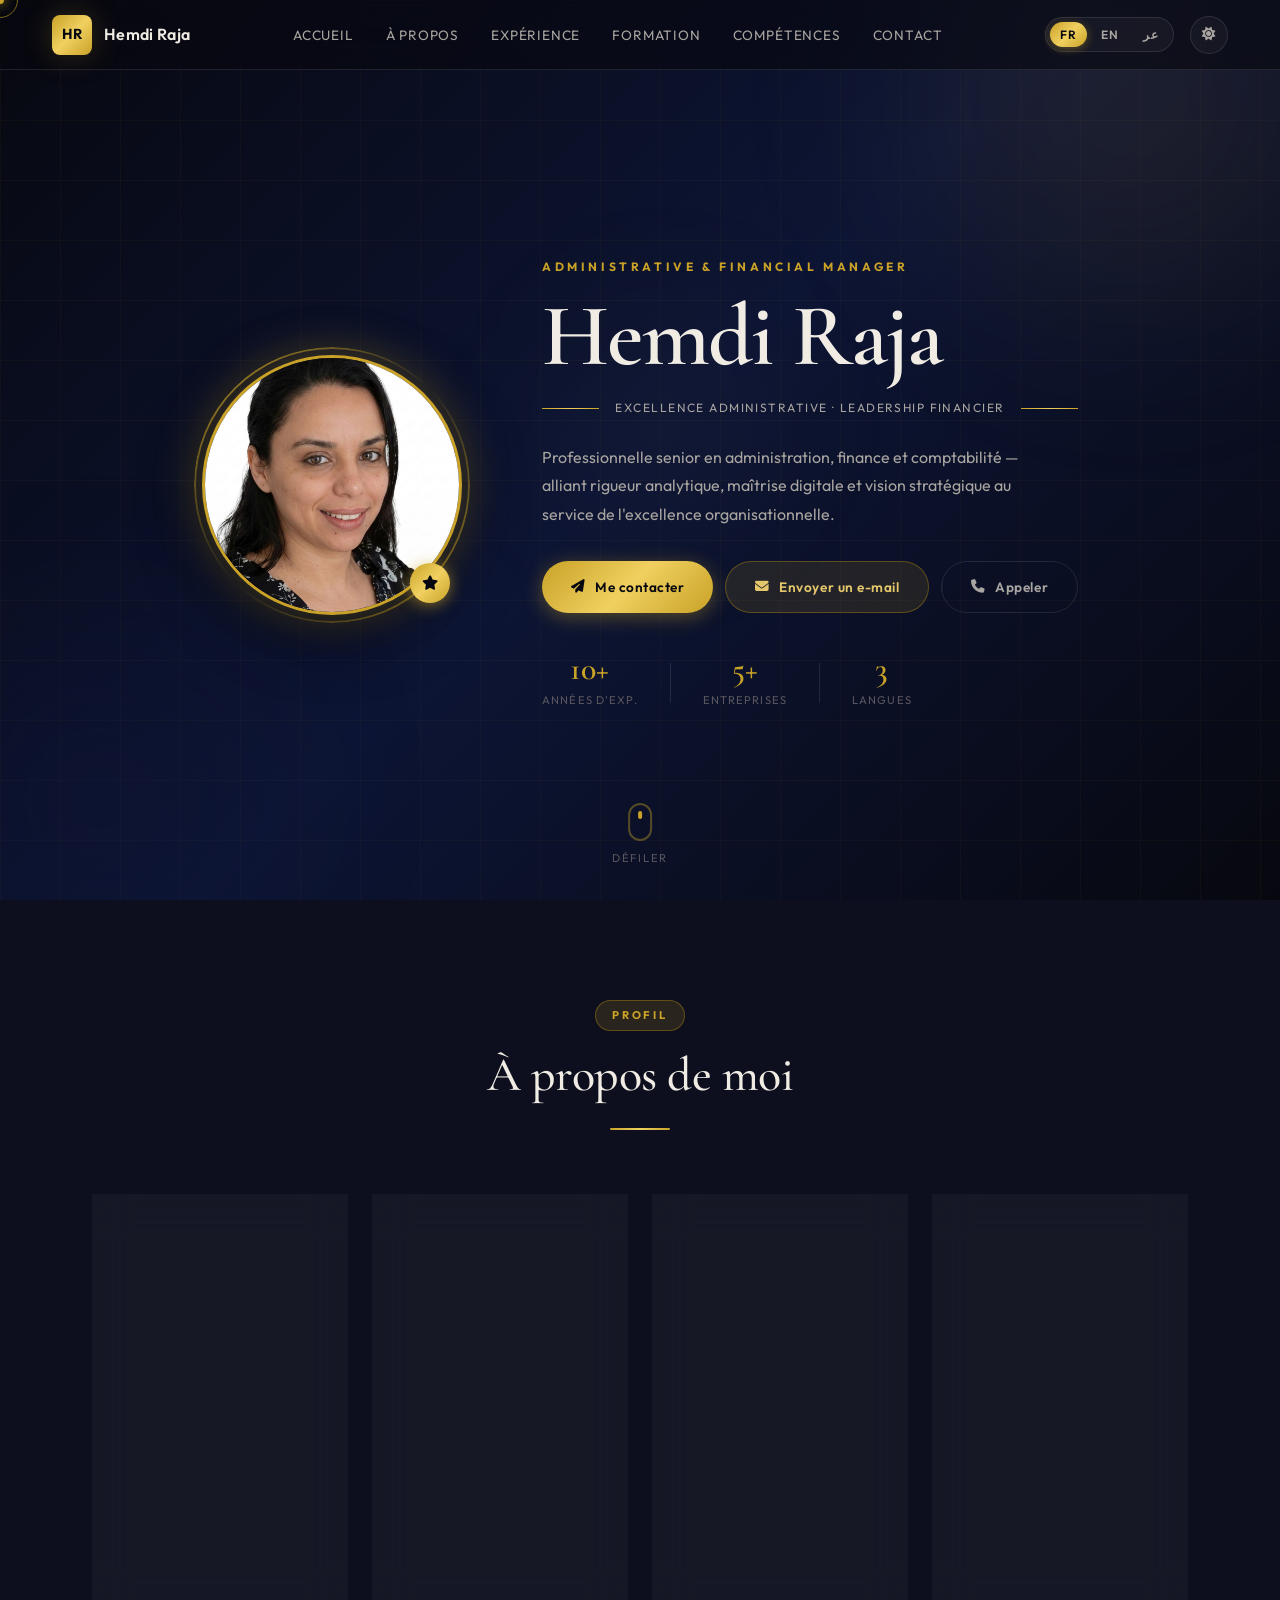
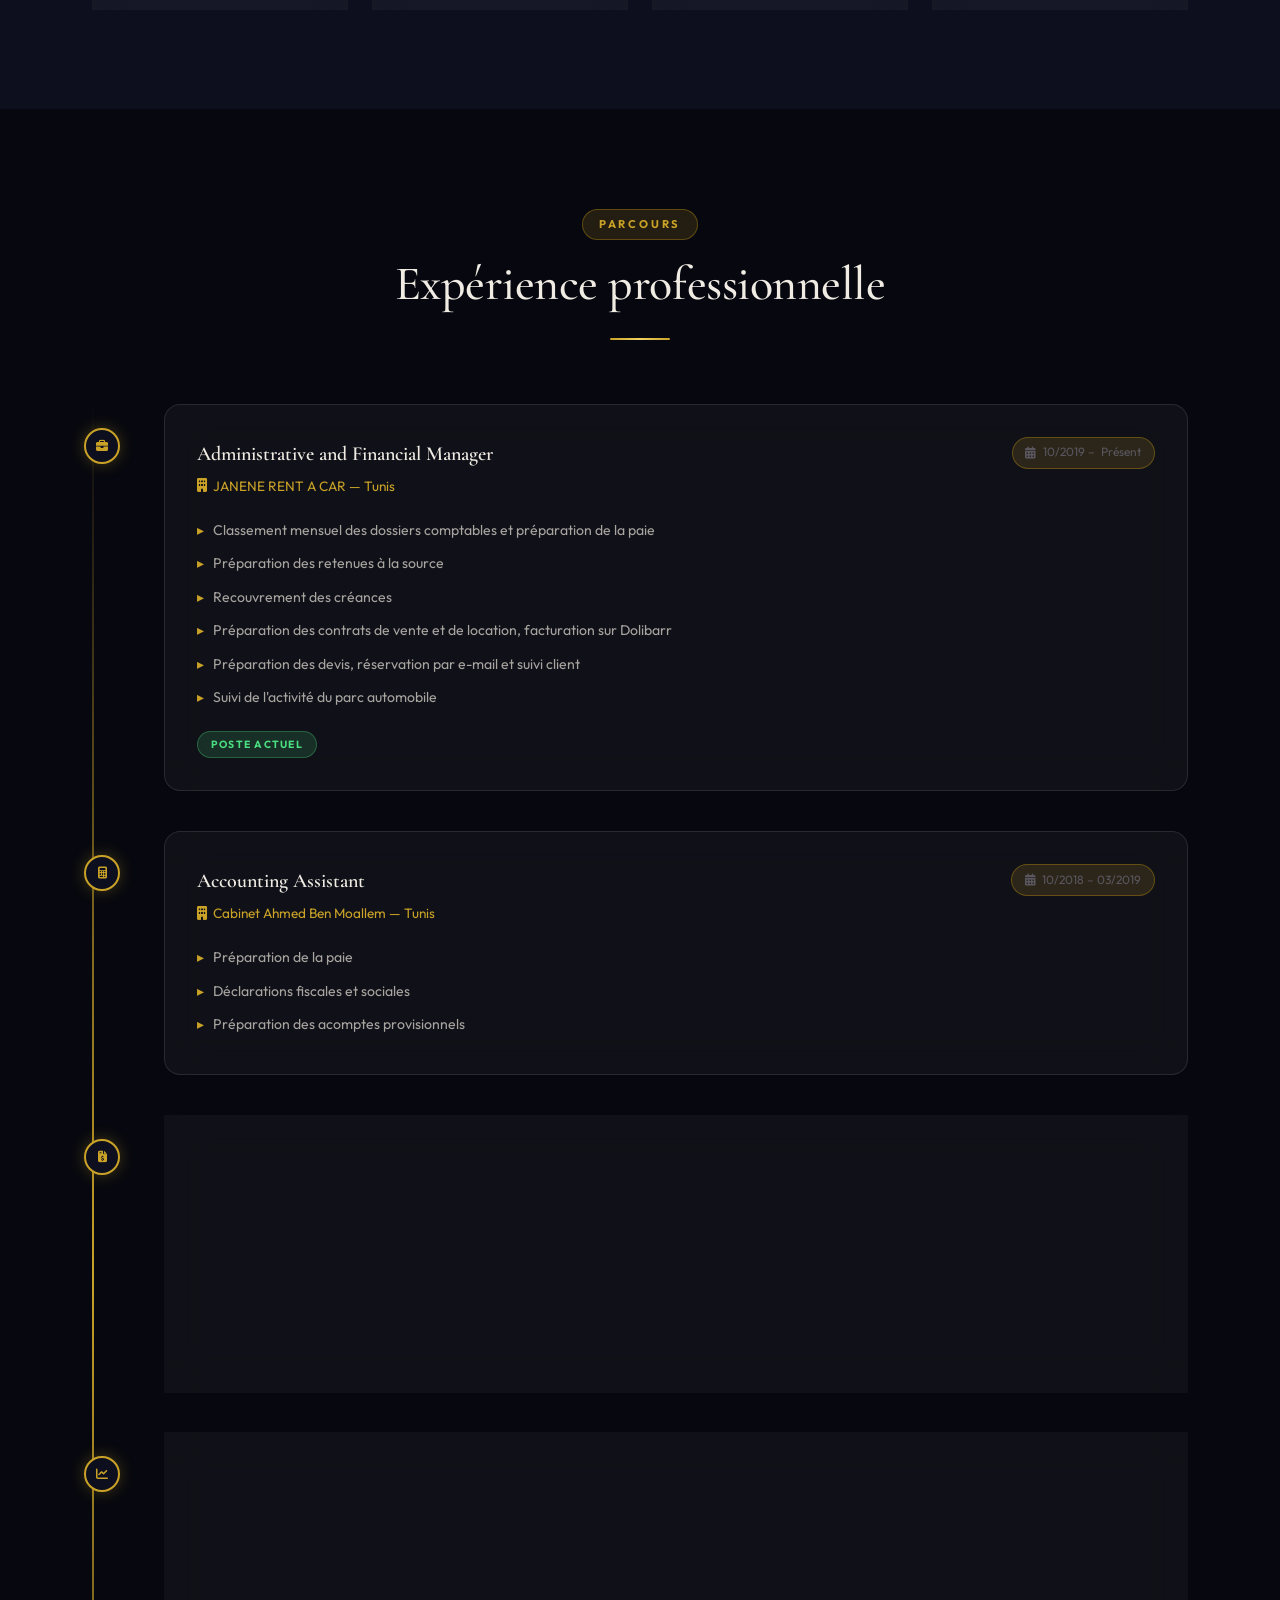
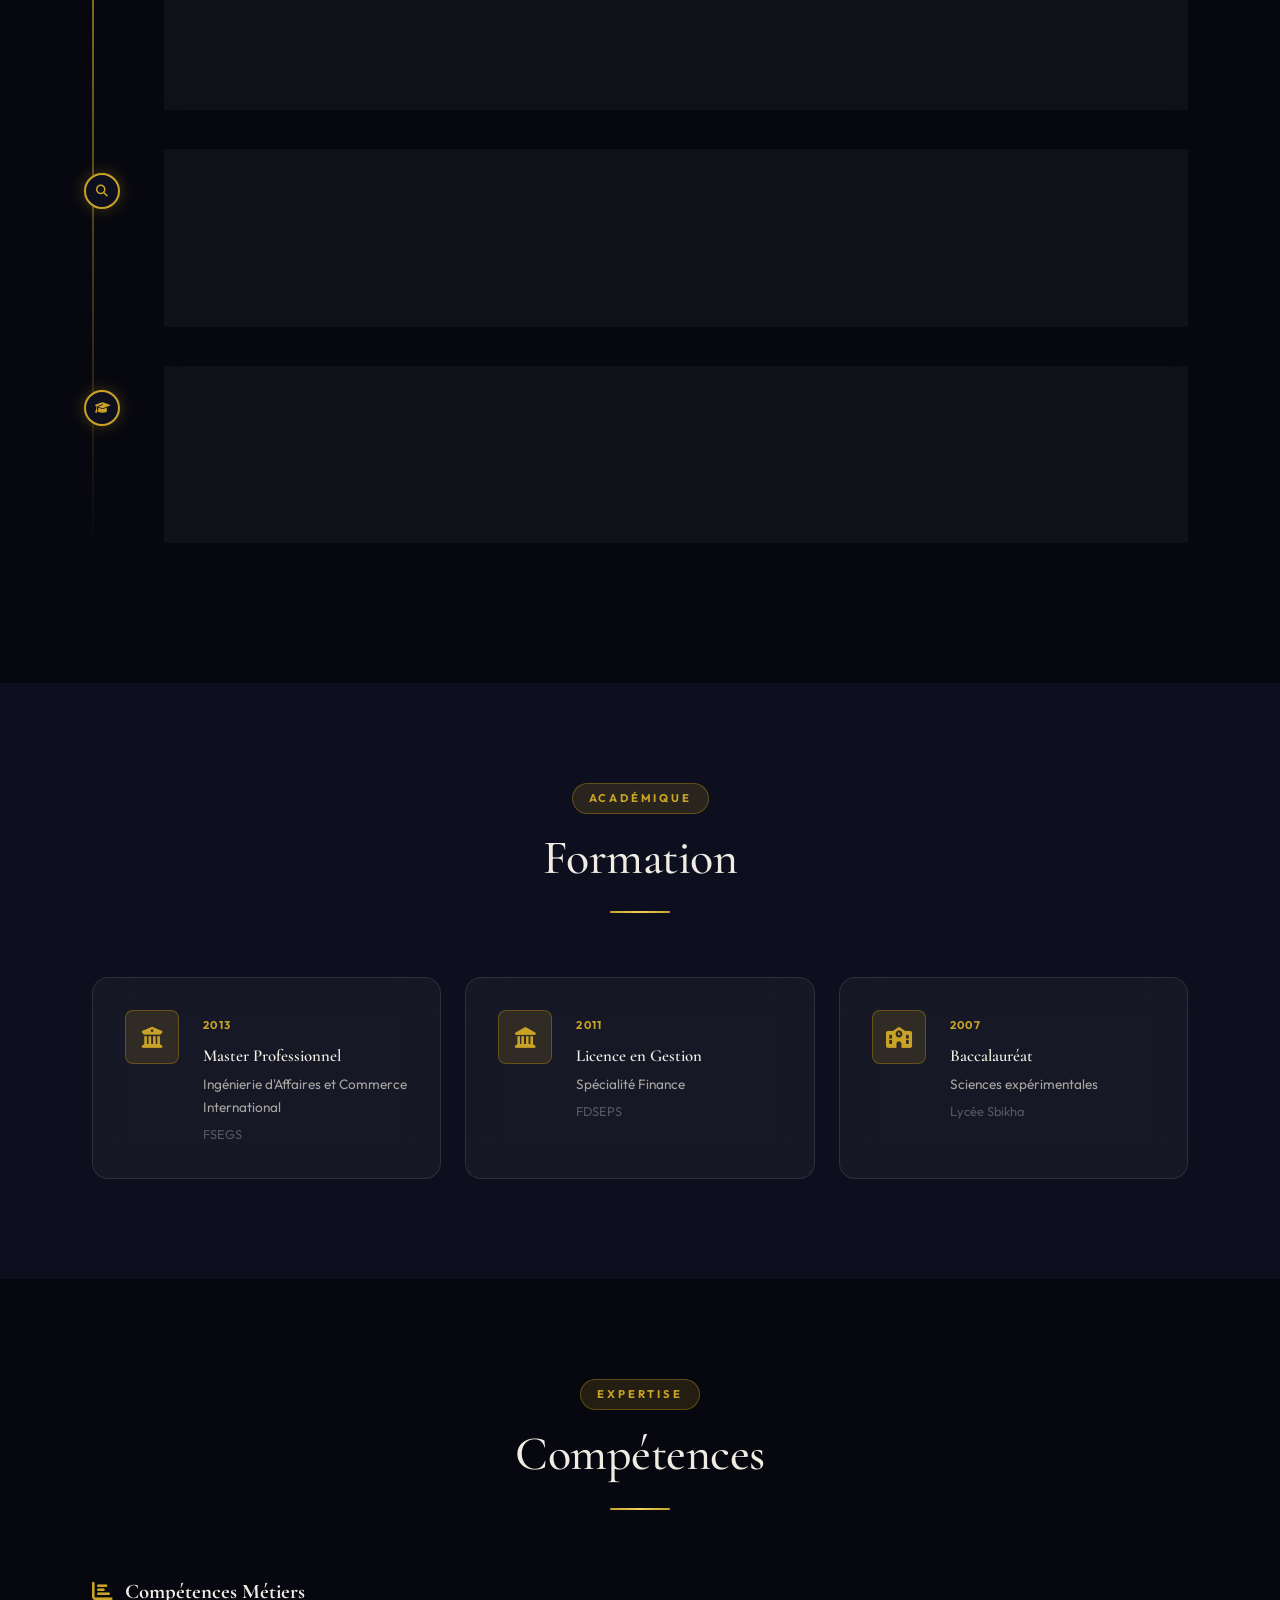
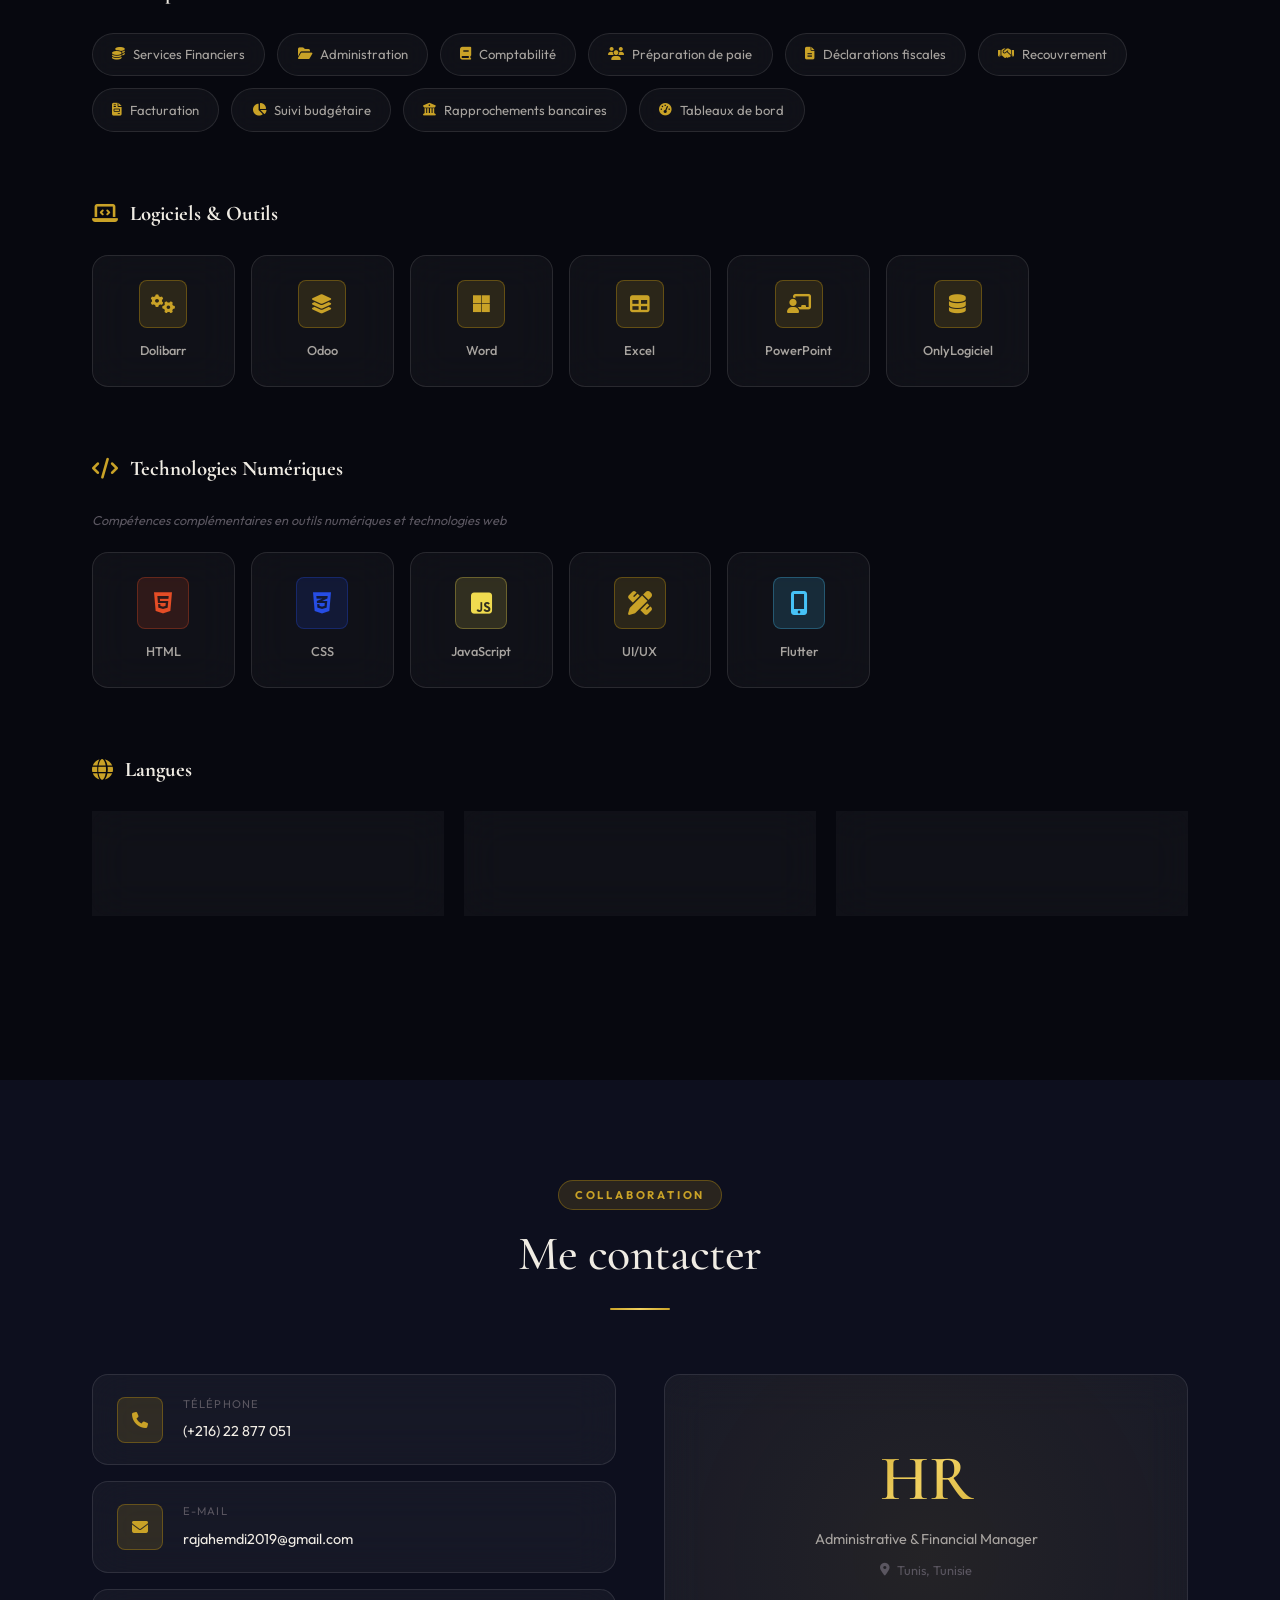
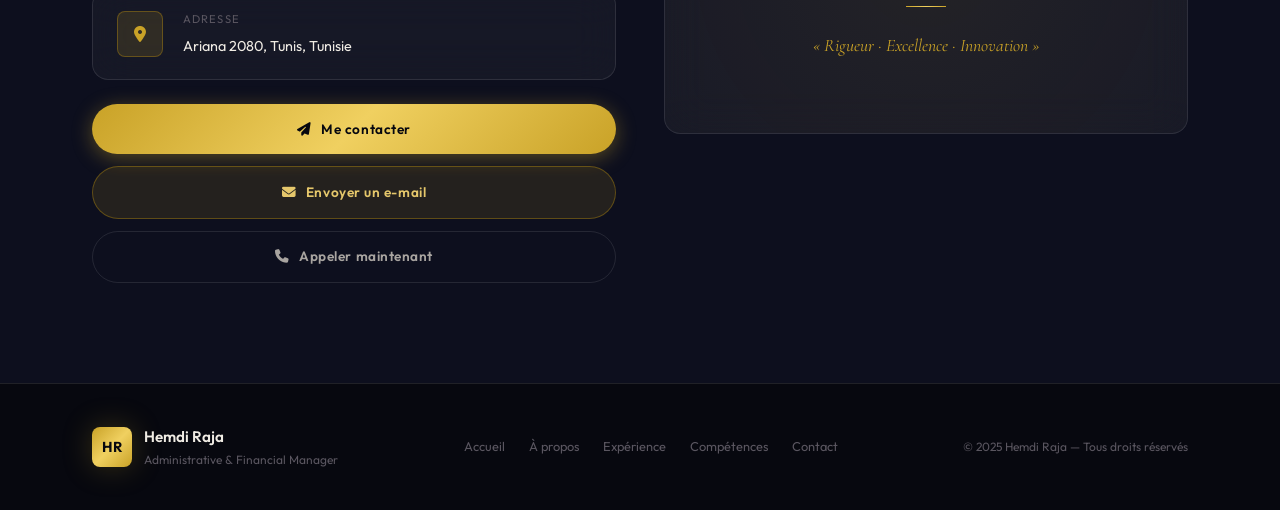
<file: hemdiraja/index.html>
<!DOCTYPE html>
<html lang="fr" data-theme="dark" data-lang="fr">

<head>
  <meta charset="UTF-8" />
  <meta name="viewport" content="width=device-width, initial-scale=1.0" />
  <meta name="description"
    content="Hemdi Raja — Administrative and Financial Manager. Portfolio professionnel futuriste luxe." />
  <title>Hemdi Raja | Administrative & Financial Manager</title>
  <link rel="preconnect" href="https://fonts.googleapis.com" />
  <link rel="preconnect" href="https://fonts.gstatic.com" crossorigin />
  <link
    href="https://fonts.googleapis.com/css2?family=Cormorant+Garamond:ital,wght@0,300;0,400;0,500;0,600;1,300;1,400&family=Inter:wght@200;300;400;500;600;700&family=Outfit:wght@200;300;400;500;600;700&display=swap"
    rel="stylesheet" />
  <link rel="stylesheet" href="https://cdnjs.cloudflare.com/ajax/libs/font-awesome/6.5.1/css/all.min.css" />
  <link rel="stylesheet" href="style.css" />
</head>

<body>

  <!-- ═══════════════════════════════════════════
     CURSOR PERSONNALISÉ
═══════════════════════════════════════════ -->
  <div class="cursor-dot" id="cursorDot"></div>
  <div class="cursor-ring" id="cursorRing"></div>

  <!-- ═══════════════════════════════════════════
     PARTICULES DE FOND
═══════════════════════════════════════════ -->
  <canvas id="particles-canvas"></canvas>

  <!-- ═══════════════════════════════════════════
     NAVIGATION
═══════════════════════════════════════════ -->
  <nav class="navbar" id="navbar">
    <div class="nav-container">
      <div class="nav-logo">
        <span class="logo-initials">HR</span>
        <span class="logo-name" data-i18n="nav_logo">Hemdi Raja</span>
      </div>
      <ul class="nav-links" id="navLinks">
        <li><a href="#hero" data-i18n="nav_home">Accueil</a></li>
        <li><a href="#about" data-i18n="nav_about">À propos</a></li>
        <li><a href="#experience" data-i18n="nav_exp">Expérience</a></li>
        <li><a href="#education" data-i18n="nav_edu">Formation</a></li>
        <li><a href="#skills" data-i18n="nav_skills">Compétences</a></li>
        <li><a href="#contact" data-i18n="nav_contact">Contact</a></li>
      </ul>
      <div class="nav-controls">
        <!-- Sélecteur de langue -->
        <div class="lang-selector" id="langSelector">
          <button class="lang-btn active" data-lang="fr">FR</button>
          <button class="lang-btn" data-lang="en">EN</button>
          <button class="lang-btn" data-lang="ar">عر</button>
        </div>
        <!-- Toggle thème -->
        <button class="theme-toggle" id="themeToggle" aria-label="Toggle theme">
          <i class="fas fa-moon" id="themeIcon"></i>
        </button>
        <!-- Menu mobile -->
        <button class="hamburger" id="hamburger" aria-label="Menu">
          <span></span><span></span><span></span>
        </button>
      </div>
    </div>
  </nav>

  <!-- ═══════════════════════════════════════════
     HERO
═══════════════════════════════════════════ -->
  <section class="hero" id="hero">
    <div class="hero-bg-grid"></div>
    <div class="hero-orb hero-orb-1"></div>
    <div class="hero-orb hero-orb-2"></div>
    <div class="hero-orb hero-orb-3"></div>
    <div class="hero-content">
      <div class="hero-photo-wrap">
        <div class="hero-photo-glow"></div>
        <div class="hero-photo-ring"></div>
        <div class="hero-photo-frame">
          <img src="profile.jpg?v=2" alt="Hemdi Raja — Administrative and Financial Manager" class="hero-photo"
            id="heroPhoto" />
        </div>
        <div class="hero-photo-badge">
          <i class="fas fa-star"></i>
        </div>
      </div>
      <div class="hero-text">
        <p class="hero-subtitle-top" data-i18n="hero_subtitle_top">Administrative & Financial Manager</p>
        <h1 class="hero-name">Hemdi Raja</h1>
        <div class="hero-title-line">
          <span class="title-line-bar"></span>
          <span class="hero-tagline" data-i18n="hero_tagline">Excellence Administrative · Leadership Financier</span>
          <span class="title-line-bar"></span>
        </div>
        <p class="hero-bio" data-i18n="hero_bio">Professionnelle senior en administration, finance et comptabilité —
          alliant rigueur analytique, maîtrise digitale et vision stratégique au service de l'excellence
          organisationnelle.</p>
        <div class="hero-actions">
          <a href="#contact" class="btn btn-primary">
            <i class="fas fa-paper-plane"></i>
            <span data-i18n="hero_cta1">Me contacter</span>
          </a>
          <a href="mailto:rajahemdi2019@gmail.com" class="btn btn-secondary">
            <i class="fas fa-envelope"></i>
            <span data-i18n="hero_cta2">Envoyer un e-mail</span>
          </a>
          <a href="tel:+21622877051" class="btn btn-outline">
            <i class="fas fa-phone"></i>
            <span data-i18n="hero_cta3">Appeler</span>
          </a>
        </div>
        <div class="hero-stats">
          <div class="stat-item">
            <span class="stat-number">10+</span>
            <span class="stat-label" data-i18n="stat_years">Années d'exp.</span>
          </div>
          <div class="stat-divider"></div>
          <div class="stat-item">
            <span class="stat-number">5+</span>
            <span class="stat-label" data-i18n="stat_companies">Entreprises</span>
          </div>
          <div class="stat-divider"></div>
          <div class="stat-item">
            <span class="stat-number">3</span>
            <span class="stat-label" data-i18n="stat_langs">Langues</span>
          </div>
        </div>
      </div>
    </div>
    <div class="hero-scroll-hint">
      <div class="scroll-mouse">
        <div class="scroll-wheel"></div>
      </div>
      <span data-i18n="scroll_hint">Défiler</span>
    </div>
  </section>

  <!-- ═══════════════════════════════════════════
     À PROPOS
═══════════════════════════════════════════ -->
  <section class="section about-section" id="about">
    <div class="container">
      <div class="section-header reveal">
        <span class="section-label" data-i18n="about_label">Profil</span>
        <h2 class="section-title" data-i18n="about_title">À propos de moi</h2>
        <div class="section-line"></div>
      </div>
      <div class="about-grid reveal">
        <div class="about-card glass-card">
          <div class="about-icon-wrap"><i class="fas fa-user-tie"></i></div>
          <h3 data-i18n="about_card1_title">Profil professionnel</h3>
          <p data-i18n="about_card1_text">Professionnelle de l'administration, de la finance, de la gestion et de la
            comptabilité, dotée d'une solide expérience et d'une bonne maîtrise des outils informatiques. Prête à mettre
            ses compétences au service d'une organisation structurée et ambitieuse.</p>
        </div>
        <div class="about-card glass-card">
          <div class="about-icon-wrap"><i class="fas fa-map-marker-alt"></i></div>
          <h3 data-i18n="about_card2_title">Localisation</h3>
          <p>Ariana 2080, Tunis, Tunisie</p>
        </div>
        <div class="about-card glass-card">
          <div class="about-icon-wrap"><i class="fas fa-graduation-cap"></i></div>
          <h3 data-i18n="about_card3_title">Formation</h3>
          <p data-i18n="about_card3_text">Master Professionnel en Ingénierie d'Affaires — FSEGS 2013</p>
        </div>
        <div class="about-card glass-card">
          <div class="about-icon-wrap"><i class="fas fa-envelope"></i></div>
          <h3>Contact</h3>
          <p>rajahemdi2019@gmail.com<br />(+216) 22 877 051</p>
        </div>
      </div>
    </div>
  </section>

  <!-- ═══════════════════════════════════════════
     EXPÉRIENCE
═══════════════════════════════════════════ -->
  <section class="section exp-section" id="experience">
    <div class="container">
      <div class="section-header reveal">
        <span class="section-label" data-i18n="exp_label">Parcours</span>
        <h2 class="section-title" data-i18n="exp_title">Expérience professionnelle</h2>
        <div class="section-line"></div>
      </div>
      <div class="timeline reveal">

        <div class="timeline-item">
          <div class="timeline-dot"><i class="fas fa-briefcase"></i></div>
          <div class="timeline-card glass-card">
            <div class="tl-card-top">
              <div>
                <h3 class="tl-role" data-i18n="exp1_role">Administrative and Financial Manager</h3>
                <p class="tl-company"><i class="fas fa-building"></i> JANENE RENT A CAR — Tunis</p>
              </div>
              <span class="tl-date"><i class="fas fa-calendar-alt"></i> 10/2019 – <span
                  data-i18n="present">Présent</span></span>
            </div>
            <ul class="tl-tasks">
              <li data-i18n="exp1_t1">Classement mensuel des dossiers comptables et préparation de la paie</li>
              <li data-i18n="exp1_t2">Préparation des retenues à la source</li>
              <li data-i18n="exp1_t3">Recouvrement des créances</li>
              <li data-i18n="exp1_t4">Préparation des contrats de vente et de location, facturation sur Dolibarr</li>
              <li data-i18n="exp1_t5">Préparation des devis, réservation par e-mail et suivi client</li>
              <li data-i18n="exp1_t6">Suivi de l'activité du parc automobile</li>
            </ul>
            <div class="tl-badge current" data-i18n="badge_current">Poste actuel</div>
          </div>
        </div>

        <div class="timeline-item">
          <div class="timeline-dot"><i class="fas fa-calculator"></i></div>
          <div class="timeline-card glass-card">
            <div class="tl-card-top">
              <div>
                <h3 class="tl-role" data-i18n="exp2_role">Accounting Assistant</h3>
                <p class="tl-company"><i class="fas fa-building"></i> Cabinet Ahmed Ben Moallem — Tunis</p>
              </div>
              <span class="tl-date"><i class="fas fa-calendar-alt"></i> 10/2018 – 03/2019</span>
            </div>
            <ul class="tl-tasks">
              <li data-i18n="exp2_t1">Préparation de la paie</li>
              <li data-i18n="exp2_t2">Déclarations fiscales et sociales</li>
              <li data-i18n="exp2_t3">Préparation des acomptes provisionnels</li>
            </ul>
          </div>
        </div>

        <div class="timeline-item">
          <div class="timeline-dot"><i class="fas fa-file-invoice-dollar"></i></div>
          <div class="timeline-card glass-card">
            <div class="tl-card-top">
              <div>
                <h3 class="tl-role" data-i18n="exp3_role">Accounting Assistant</h3>
                <p class="tl-company"><i class="fas fa-building"></i> Cabinet Coffice Hafedh Boukhris — Tunis</p>
              </div>
              <span class="tl-date"><i class="fas fa-calendar-alt"></i> 10/2015 – 06/2017</span>
            </div>
            <ul class="tl-tasks">
              <li data-i18n="exp3_t1">Saisie des pièces comptables</li>
              <li data-i18n="exp3_t2">Saisie et validation des pièces bancaires</li>
              <li data-i18n="exp3_t3">Rapprochements bancaires</li>
              <li data-i18n="exp3_t4">Justification des comptes</li>
            </ul>
          </div>
        </div>

        <div class="timeline-item">
          <div class="timeline-dot"><i class="fas fa-chart-line"></i></div>
          <div class="timeline-card glass-card">
            <div class="tl-card-top">
              <div>
                <h3 class="tl-role" data-i18n="exp4_role">Management Controller</h3>
                <p class="tl-company"><i class="fas fa-building"></i> AL Multimédia — Tunis</p>
              </div>
              <span class="tl-date"><i class="fas fa-calendar-alt"></i> 06/2014 – 03/2015</span>
            </div>
            <ul class="tl-tasks">
              <li data-i18n="exp4_t1">Prévisions d'activité, budgets et organisation</li>
              <li data-i18n="exp4_t2">Analyse des écarts entre réalisations et prévisions</li>
              <li data-i18n="exp4_t3">Développement d'outils d'analyse et tableaux de bord</li>
              <li data-i18n="exp4_t4">Mesure et analyse statistique des écarts</li>
            </ul>
          </div>
        </div>

        <div class="timeline-item">
          <div class="timeline-dot"><i class="fas fa-search"></i></div>
          <div class="timeline-card glass-card">
            <div class="tl-card-top">
              <div>
                <h3 class="tl-role" data-i18n="exp5_role">Surveyor</h3>
                <p class="tl-company"><i class="fas fa-building"></i> ITCEQ — Sousse</p>
              </div>
              <span class="tl-date"><i class="fas fa-calendar-alt"></i> 05/2013 – 07/2013</span>
            </div>
            <ul class="tl-tasks">
              <li data-i18n="exp5_t1">Statistiques sur l'environnement et la situation financière des entreprises</li>
            </ul>
          </div>
        </div>

        <div class="timeline-item">
          <div class="timeline-dot"><i class="fas fa-graduation-cap"></i></div>
          <div class="timeline-card glass-card">
            <div class="tl-card-top">
              <div>
                <h3 class="tl-role" data-i18n="exp6_role">Stage de fin d'études</h3>
                <p class="tl-company"><i class="fas fa-building"></i> ICAR — Sousse</p>
              </div>
              <span class="tl-date"><i class="fas fa-calendar-alt"></i> 04/2013 – 06/2013</span>
            </div>
            <ul class="tl-tasks">
              <li data-i18n="exp6_t1">Veille économique et stratégie d'entreprise</li>
            </ul>
          </div>
        </div>

      </div>
    </div>
  </section>

  <!-- ═══════════════════════════════════════════
     FORMATION
═══════════════════════════════════════════ -->
  <section class="section edu-section" id="education">
    <div class="container">
      <div class="section-header reveal">
        <span class="section-label" data-i18n="edu_label">Académique</span>
        <h2 class="section-title" data-i18n="edu_title">Formation</h2>
        <div class="section-line"></div>
      </div>
      <div class="edu-grid reveal">
        <div class="edu-card glass-card">
          <div class="edu-icon"><i class="fas fa-university"></i></div>
          <div class="edu-info">
            <span class="edu-year">2013</span>
            <h3 data-i18n="edu1_degree">Master Professionnel</h3>
            <p class="edu-field" data-i18n="edu1_field">Ingénierie d'Affaires et Commerce International</p>
            <p class="edu-school">FSEGS</p>
          </div>
        </div>
        <div class="edu-card glass-card">
          <div class="edu-icon"><i class="fas fa-landmark"></i></div>
          <div class="edu-info">
            <span class="edu-year">2011</span>
            <h3 data-i18n="edu2_degree">Licence en Gestion</h3>
            <p class="edu-field" data-i18n="edu2_field">Spécialité Finance</p>
            <p class="edu-school">FDSEPS</p>
          </div>
        </div>
        <div class="edu-card glass-card">
          <div class="edu-icon"><i class="fas fa-school"></i></div>
          <div class="edu-info">
            <span class="edu-year">2007</span>
            <h3 data-i18n="edu3_degree">Baccalauréat</h3>
            <p class="edu-field" data-i18n="edu3_field">Sciences expérimentales</p>
            <p class="edu-school" data-i18n="edu3_school">Lycée Sbikha</p>
          </div>
        </div>
      </div>
    </div>
  </section>

  <!-- ═══════════════════════════════════════════
     COMPÉTENCES
═══════════════════════════════════════════ -->
  <section class="section skills-section" id="skills">
    <div class="container">
      <div class="section-header reveal">
        <span class="section-label" data-i18n="skills_label">Expertise</span>
        <h2 class="section-title" data-i18n="skills_title">Compétences</h2>
        <div class="section-line"></div>
      </div>

      <!-- Compétences métiers -->
      <div class="skills-block reveal">
        <h3 class="skills-block-title"><i class="fas fa-chart-bar"></i> <span data-i18n="skills_business">Compétences
            Métiers</span></h3>
        <div class="skills-grid">
          <div class="skill-pill"><i class="fas fa-coins"></i><span data-i18n="sk_finance">Services Financiers</span>
          </div>
          <div class="skill-pill"><i class="fas fa-folder-open"></i><span data-i18n="sk_admin">Administration</span>
          </div>
          <div class="skill-pill"><i class="fas fa-book"></i><span data-i18n="sk_accounting">Comptabilité</span></div>
          <div class="skill-pill"><i class="fas fa-users"></i><span data-i18n="sk_payroll">Préparation de paie</span>
          </div>
          <div class="skill-pill"><i class="fas fa-file-alt"></i><span data-i18n="sk_fiscal">Déclarations
              fiscales</span></div>
          <div class="skill-pill"><i class="fas fa-handshake"></i><span data-i18n="sk_debt">Recouvrement</span></div>
          <div class="skill-pill"><i class="fas fa-file-invoice"></i><span data-i18n="sk_invoicing">Facturation</span>
          </div>
          <div class="skill-pill"><i class="fas fa-chart-pie"></i><span data-i18n="sk_budget">Suivi budgétaire</span>
          </div>
          <div class="skill-pill"><i class="fas fa-university"></i><span data-i18n="sk_bank">Rapprochements
              bancaires</span></div>
          <div class="skill-pill"><i class="fas fa-tachometer-alt"></i><span data-i18n="sk_dashboard">Tableaux de
              bord</span></div>
        </div>
      </div>

      <!-- Logiciels -->
      <div class="skills-block reveal">
        <h3 class="skills-block-title"><i class="fas fa-laptop-code"></i> <span data-i18n="skills_software">Logiciels &
            Outils</span></h3>
        <div class="software-grid">
          <div class="software-card glass-card">
            <div class="sw-icon"><i class="fas fa-cogs"></i></div><span>Dolibarr</span>
          </div>
          <div class="software-card glass-card">
            <div class="sw-icon"><i class="fas fa-layer-group"></i></div><span>Odoo</span>
          </div>
          <div class="software-card glass-card">
            <div class="sw-icon"><i class="fab fa-microsoft"></i></div><span>Word</span>
          </div>
          <div class="software-card glass-card">
            <div class="sw-icon"><i class="fas fa-table"></i></div><span>Excel</span>
          </div>
          <div class="software-card glass-card">
            <div class="sw-icon"><i class="fas fa-chalkboard-teacher"></i></div><span>PowerPoint</span>
          </div>
          <div class="software-card glass-card">
            <div class="sw-icon"><i class="fas fa-database"></i></div><span>OnlyLogiciel</span>
          </div>
        </div>
      </div>

      <!-- Technologies web -->
      <div class="skills-block reveal">
        <h3 class="skills-block-title"><i class="fas fa-code"></i> <span data-i18n="skills_tech">Technologies
            Numériques</span></h3>
        <p class="skills-tech-note" data-i18n="skills_tech_note">Compétences complémentaires en outils numériques et
          technologies web</p>
        <div class="tech-grid">
          <div class="tech-card glass-card">
            <div class="tech-icon tech-html"><i class="fab fa-html5"></i></div><span>HTML</span>
          </div>
          <div class="tech-card glass-card">
            <div class="tech-icon tech-css"><i class="fab fa-css3-alt"></i></div><span>CSS</span>
          </div>
          <div class="tech-card glass-card">
            <div class="tech-icon tech-js"><i class="fab fa-js-square"></i></div><span>JavaScript</span>
          </div>
          <div class="tech-card glass-card">
            <div class="tech-icon tech-ui"><i class="fas fa-pencil-ruler"></i></div><span>UI/UX</span>
          </div>
          <div class="tech-card glass-card">
            <div class="tech-icon tech-flutter"><i class="fas fa-mobile-alt"></i></div><span>Flutter</span>
          </div>
        </div>
      </div>

      <!-- Langues -->
      <div class="skills-block reveal">
        <h3 class="skills-block-title"><i class="fas fa-globe"></i> <span data-i18n="skills_langs">Langues</span></h3>
        <div class="langs-grid">
          <div class="lang-card glass-card">
            <div class="lang-flag">🇹🇳</div>
            <div class="lang-info">
              <span class="lang-name" data-i18n="lang_arabic">Arabe</span>
              <span class="lang-level" data-i18n="lang_native">Langue maternelle</span>
            </div>
            <div class="lang-dots"><span class="dot active"></span><span class="dot active"></span><span
                class="dot active"></span><span class="dot active"></span><span class="dot active"></span></div>
          </div>
          <div class="lang-card glass-card">
            <div class="lang-flag">🇫🇷</div>
            <div class="lang-info">
              <span class="lang-name" data-i18n="lang_french">Français</span>
              <span class="lang-level" data-i18n="lang_fluent">Courant</span>
            </div>
            <div class="lang-dots"><span class="dot active"></span><span class="dot active"></span><span
                class="dot active"></span><span class="dot active"></span><span class="dot"></span></div>
          </div>
          <div class="lang-card glass-card">
            <div class="lang-flag">🇬🇧</div>
            <div class="lang-info">
              <span class="lang-name" data-i18n="lang_english">Anglais</span>
              <span class="lang-level" data-i18n="lang_fluent">Courant</span>
            </div>
            <div class="lang-dots"><span class="dot active"></span><span class="dot active"></span><span
                class="dot active"></span><span class="dot active"></span><span class="dot"></span></div>
          </div>
        </div>
      </div>

    </div>
  </section>

  <!-- ═══════════════════════════════════════════
     CONTACT
═══════════════════════════════════════════ -->
  <section class="section contact-section" id="contact">
    <div class="container">
      <div class="section-header reveal">
        <span class="section-label" data-i18n="contact_label">Collaboration</span>
        <h2 class="section-title" data-i18n="contact_title">Me contacter</h2>
        <div class="section-line"></div>
      </div>
      <div class="contact-grid reveal">
        <div class="contact-info">
          <div class="contact-item glass-card">
            <div class="contact-icon"><i class="fas fa-phone"></i></div>
            <div class="contact-detail">
              <span class="contact-label" data-i18n="contact_phone_label">Téléphone</span>
              <a href="tel:+21622877051" class="contact-value">(+216) 22 877 051</a>
            </div>
          </div>
          <div class="contact-item glass-card">
            <div class="contact-icon"><i class="fas fa-envelope"></i></div>
            <div class="contact-detail">
              <span class="contact-label" data-i18n="contact_email_label">E-mail</span>
              <a href="mailto:rajahemdi2019@gmail.com" class="contact-value">rajahemdi2019@gmail.com</a>
            </div>
          </div>
          <div class="contact-item glass-card">
            <div class="contact-icon"><i class="fas fa-map-marker-alt"></i></div>
            <div class="contact-detail">
              <span class="contact-label" data-i18n="contact_address_label">Adresse</span>
              <span class="contact-value">Ariana 2080, Tunis, Tunisie</span>
            </div>
          </div>
          <div class="contact-actions">
            <a href="#contact" class="btn btn-primary btn-full">
              <i class="fas fa-paper-plane"></i>
              <span data-i18n="cta_contact">Me contacter</span>
            </a>
            <a href="mailto:rajahemdi2019@gmail.com" class="btn btn-secondary btn-full">
              <i class="fas fa-envelope"></i>
              <span data-i18n="cta_email">Envoyer un e-mail</span>
            </a>
            <a href="tel:+21622877051" class="btn btn-outline btn-full">
              <i class="fas fa-phone"></i>
              <span data-i18n="cta_call">Appeler maintenant</span>
            </a>
          </div>
        </div>
        <div class="contact-visual glass-card">
          <div class="cv-orb"></div>
          <div class="contact-visual-inner">
            <div class="cv-initials">HR</div>
            <p class="cv-title" data-i18n="cv_title">Administrative & Financial Manager</p>
            <p class="cv-location"><i class="fas fa-map-marker-alt"></i> Tunis, Tunisie</p>
            <div class="cv-divider"></div>
            <p class="cv-quote" data-i18n="cv_quote">"Rigueur · Excellence · Innovation"</p>
          </div>
        </div>
      </div>
    </div>
  </section>

  <!-- ═══════════════════════════════════════════
     FOOTER
═══════════════════════════════════════════ -->
  <footer class="footer">
    <div class="container">
      <div class="footer-inner">
        <div class="footer-logo">
          <span class="logo-initials">HR</span>
          <div>
            <p class="footer-name">Hemdi Raja</p>
            <p class="footer-role" data-i18n="footer_role">Administrative & Financial Manager</p>
          </div>
        </div>
        <nav class="footer-links">
          <a href="#hero" data-i18n="nav_home">Accueil</a>
          <a href="#about" data-i18n="nav_about">À propos</a>
          <a href="#experience" data-i18n="nav_exp">Expérience</a>
          <a href="#skills" data-i18n="nav_skills">Compétences</a>
          <a href="#contact" data-i18n="nav_contact">Contact</a>
        </nav>
        <p class="footer-copy">© 2025 Hemdi Raja — <span data-i18n="footer_rights">Tous droits réservés</span></p>
      </div>
    </div>
  </footer>

  <script src="script.js"></script>
</body>

</html>
</file>
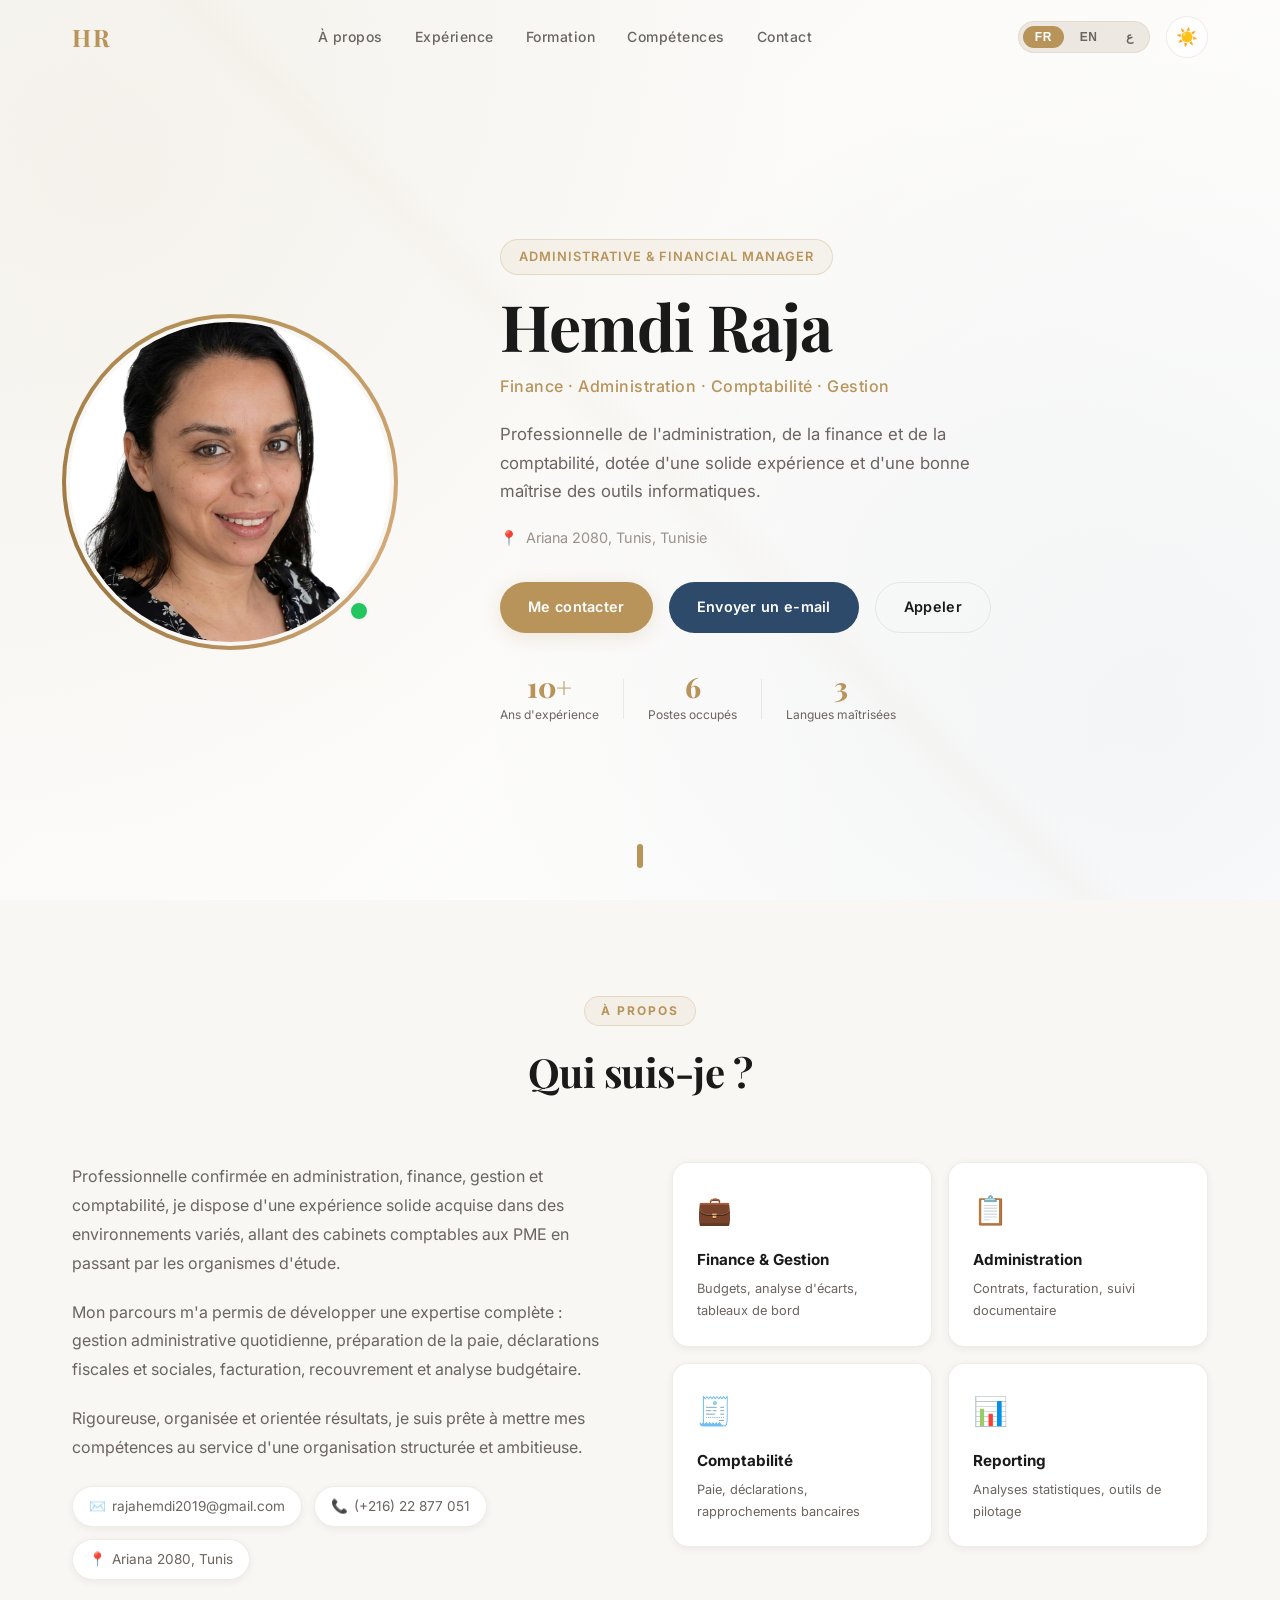
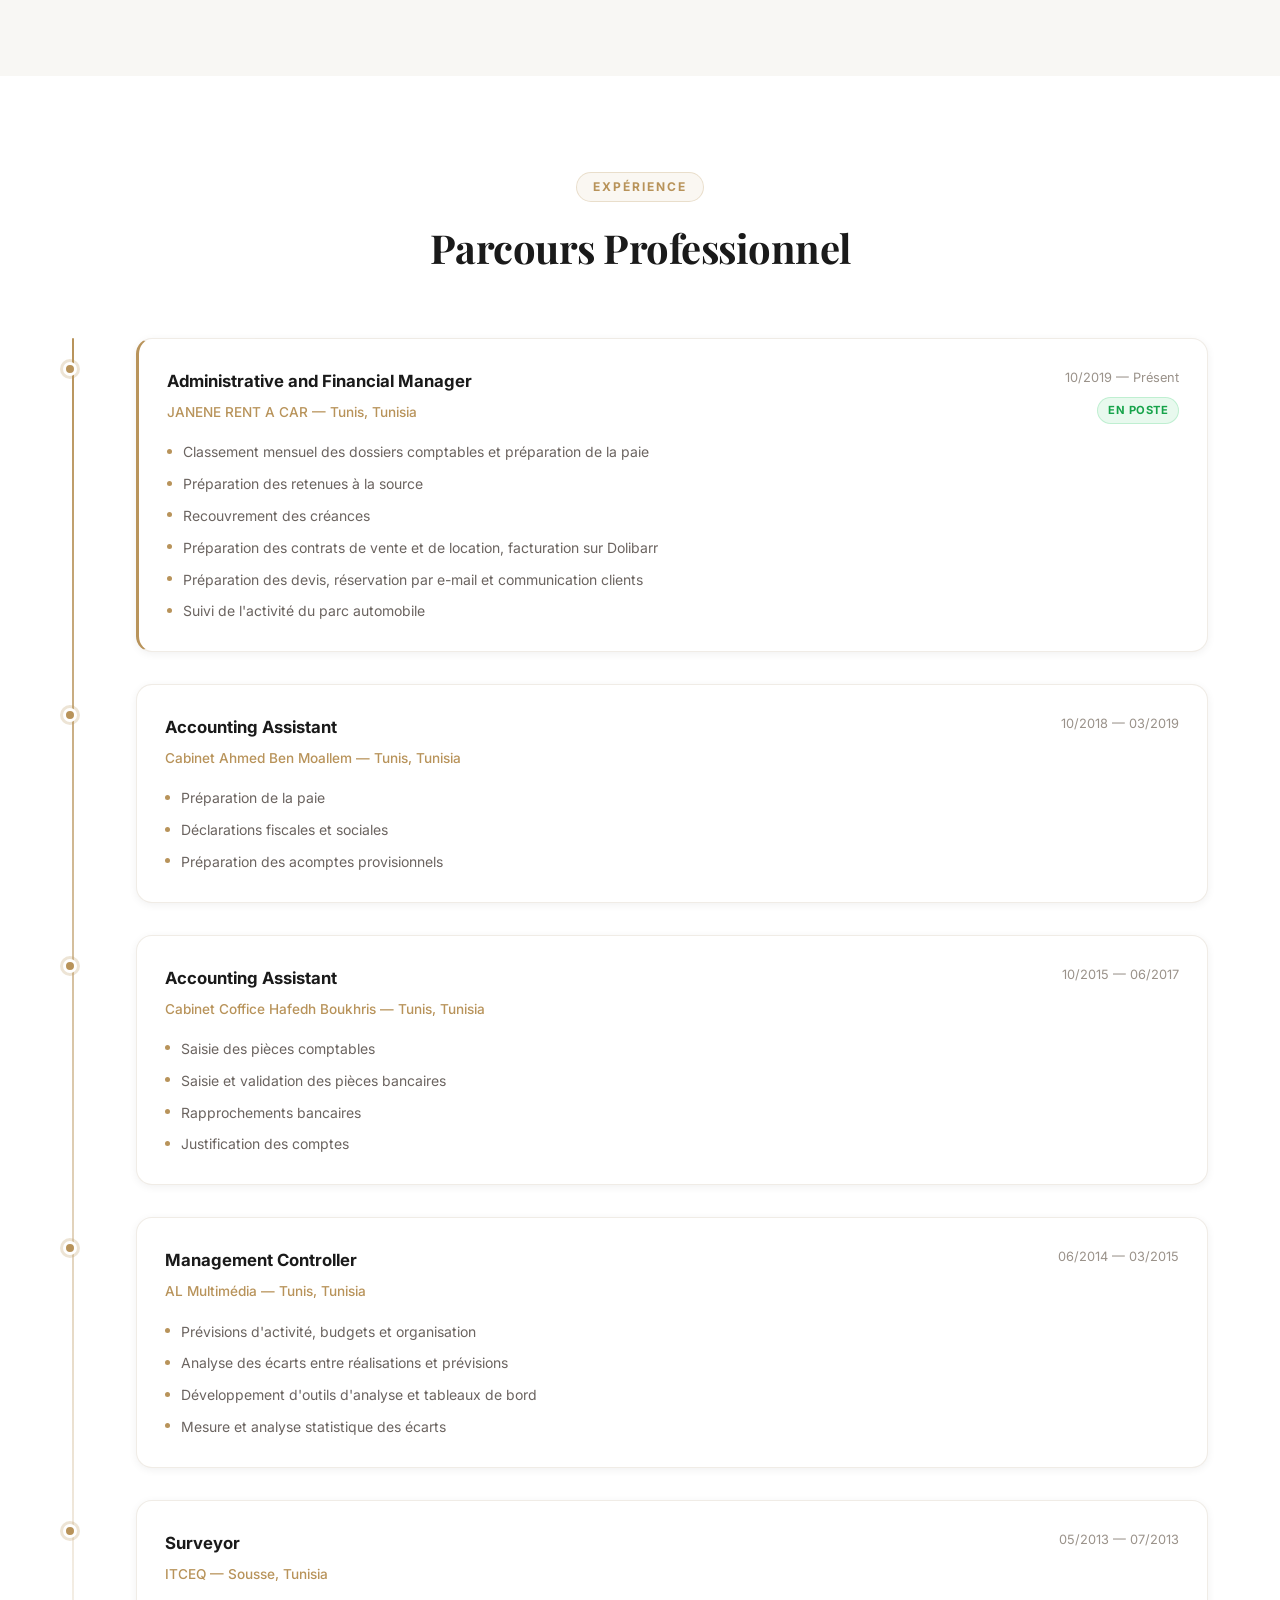
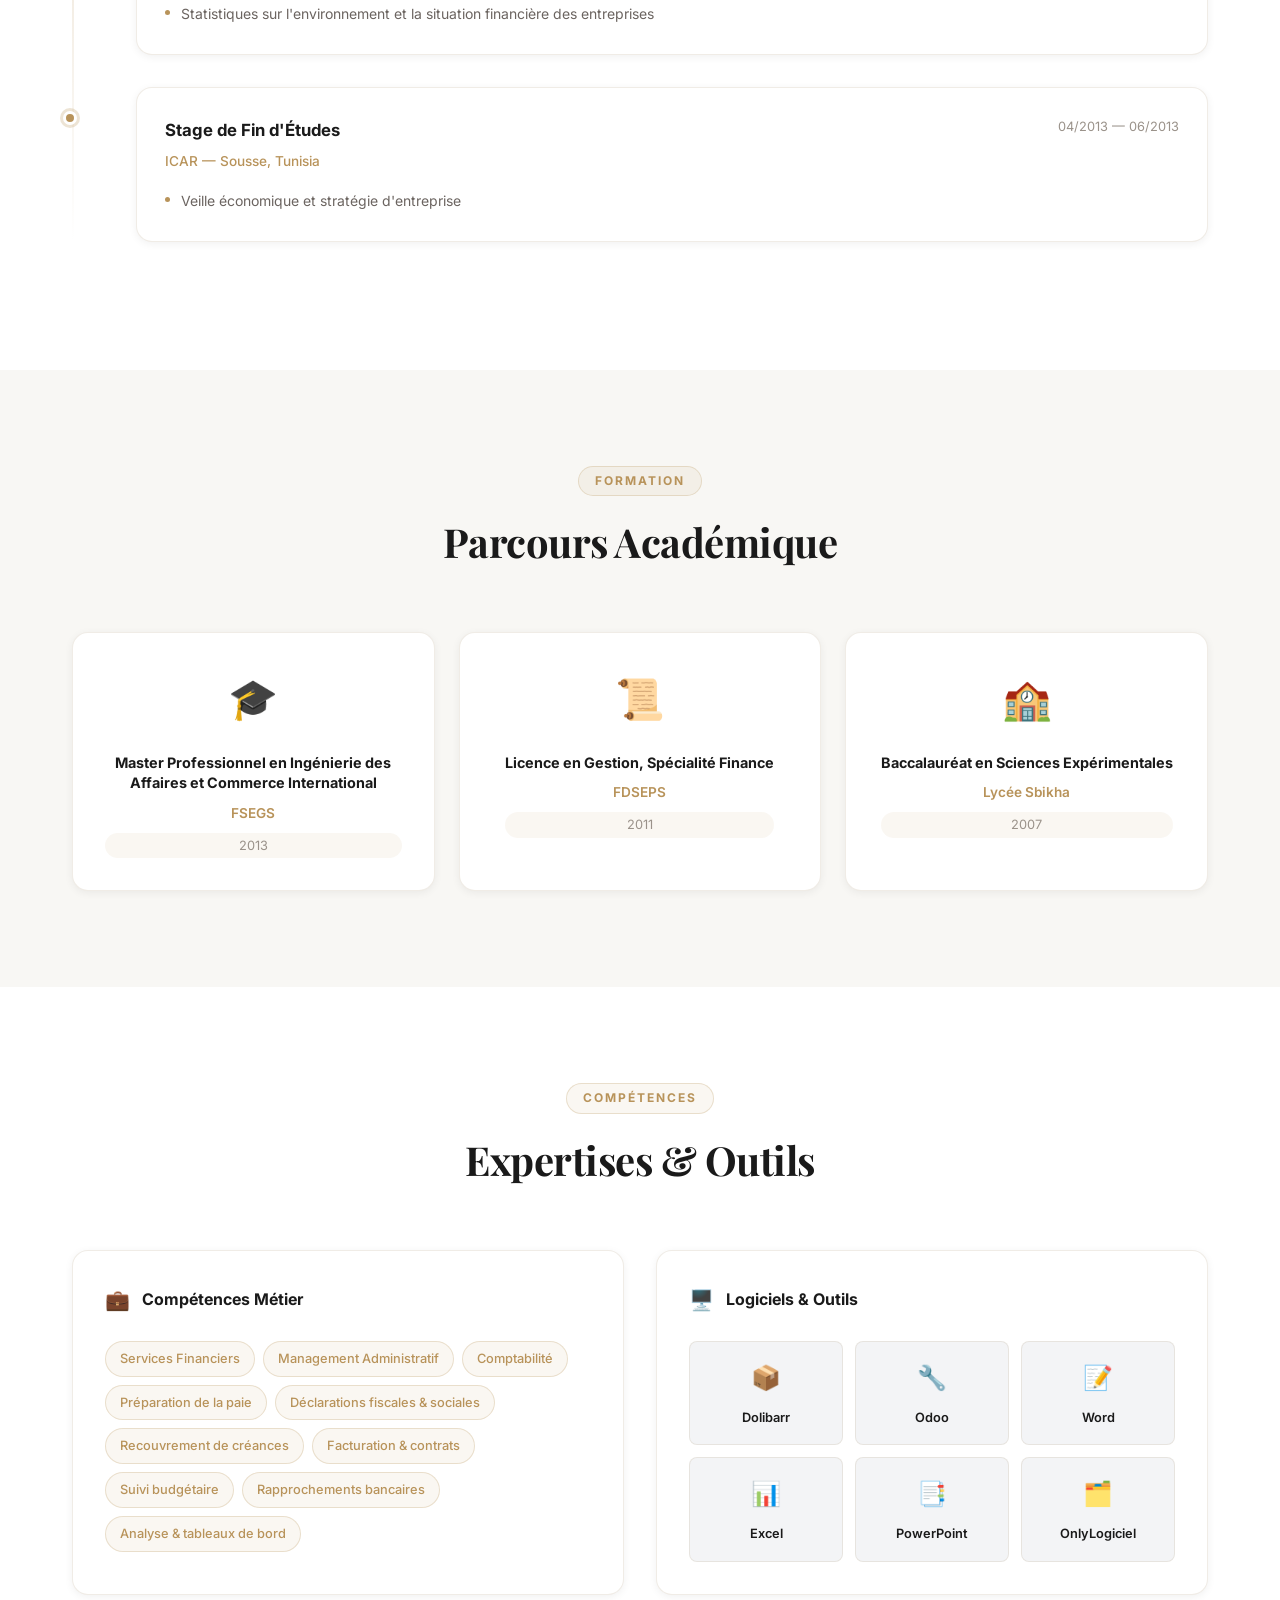
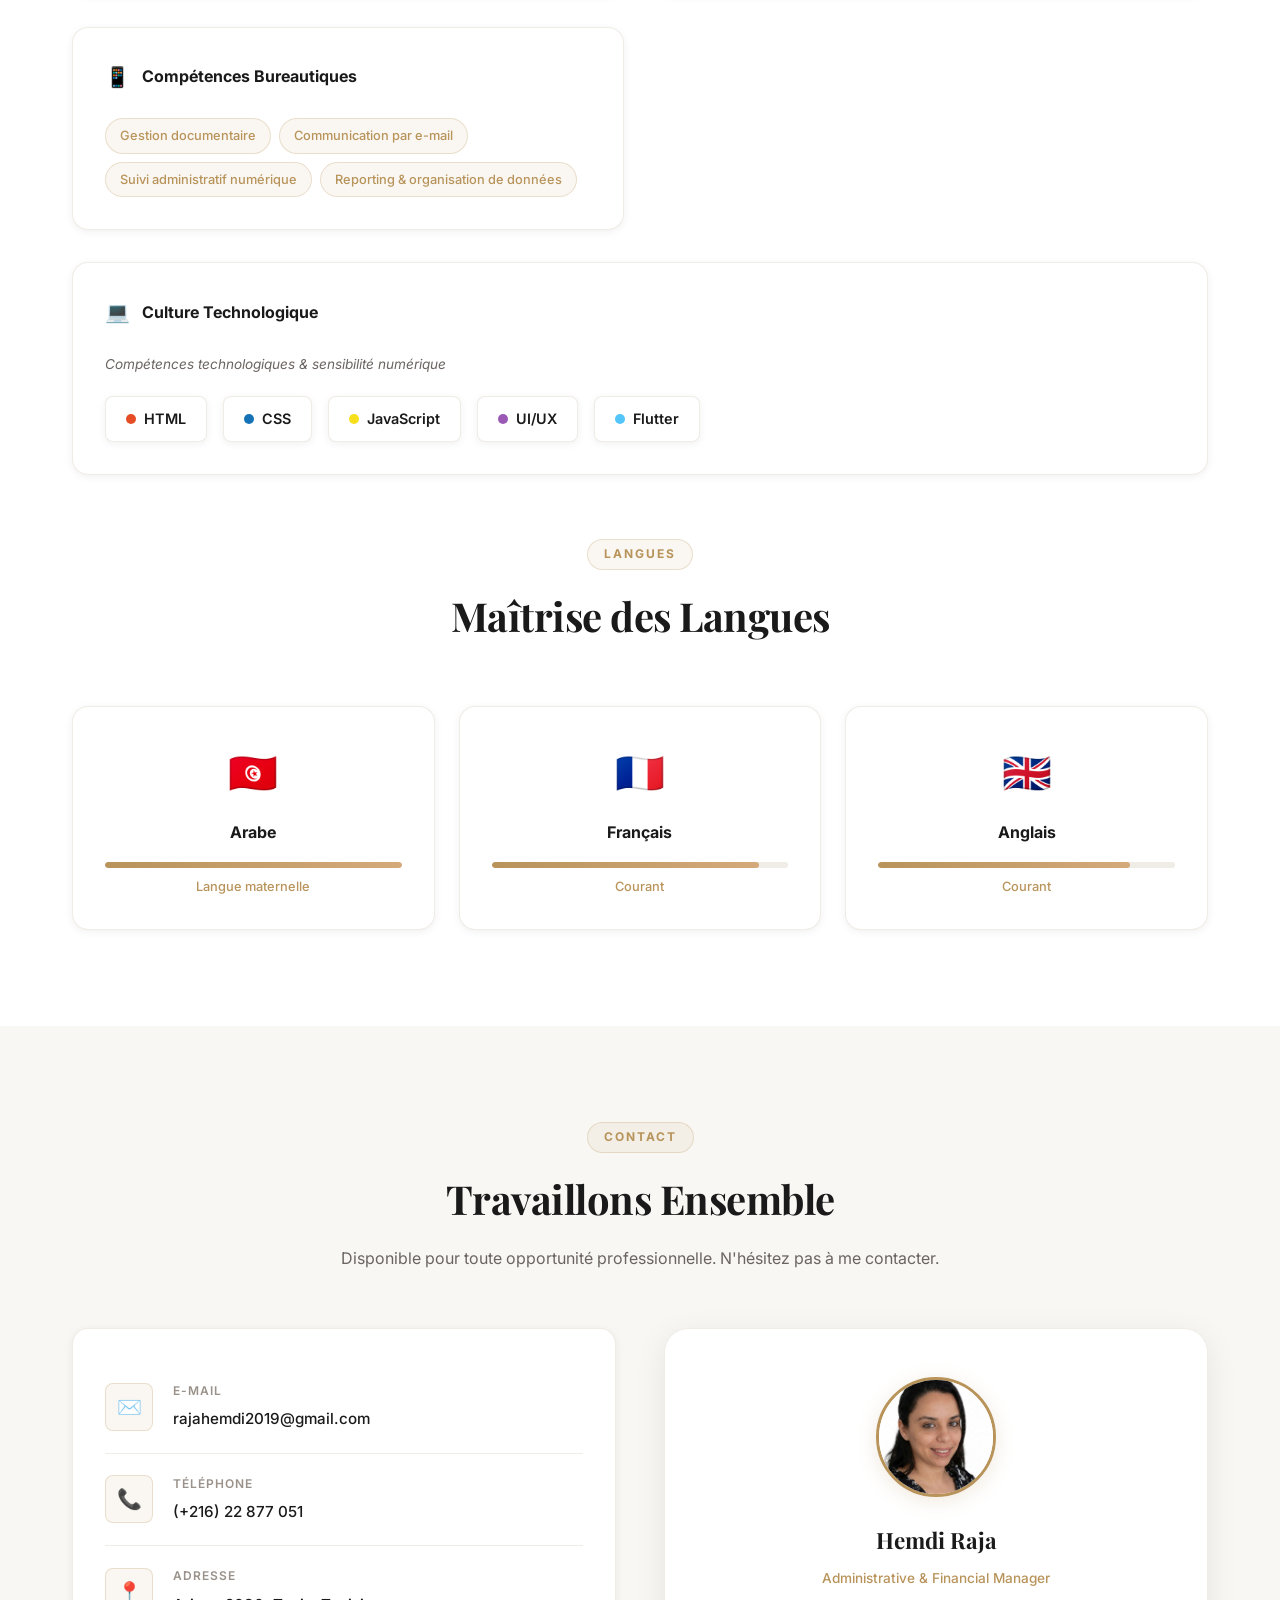
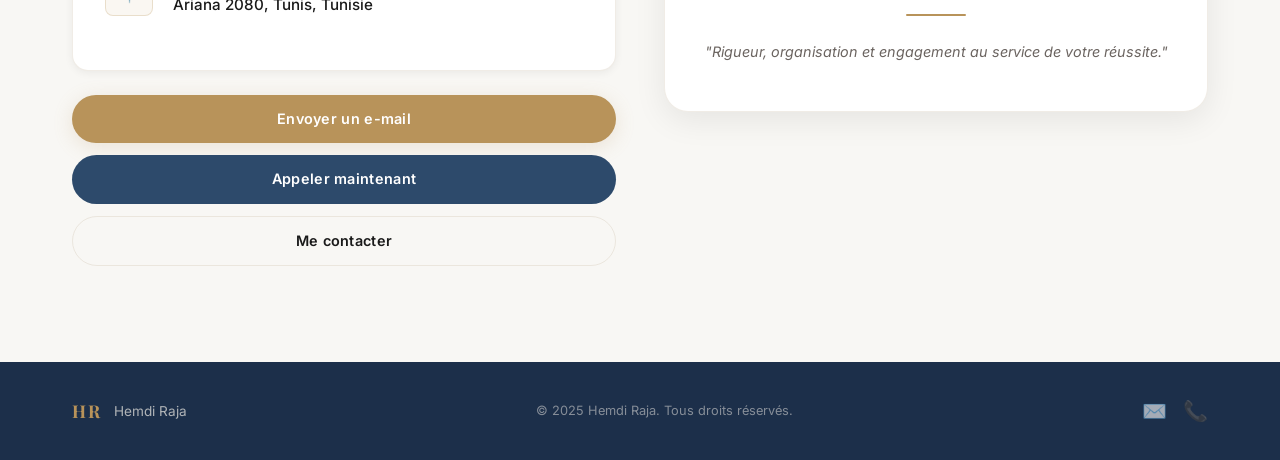
<file: rajahemdi/index.html>
<!DOCTYPE html>
<html lang="fr" data-theme="light" dir="ltr">

<head>
    <meta charset="UTF-8" />
    <meta name="viewport" content="width=device-width, initial-scale=1.0" />
    <title>Hemdi Raja — Administrative & Financial Manager</title>
    <meta name="description"
        content="Portfolio professionnel de Hemdi Raja, Administrative and Financial Manager basée à Tunis, Tunisie." />
    <link rel="preconnect" href="https://fonts.googleapis.com" />
    <link rel="preconnect" href="https://fonts.gstatic.com" crossorigin />
    <link
        href="https://fonts.googleapis.com/css2?family=Inter:wght@300;400;500;600;700;800&family=Playfair+Display:wght@400;500;600;700&family=Noto+Sans+Arabic:wght@300;400;500;600;700&display=swap"
        rel="stylesheet" />
    <link rel="stylesheet" href="style.css" />
    <link rel="stylesheet" href="polish.css" />
</head>

<body>

    <!-- ======= NAVBAR ======= -->
    <nav class="navbar" id="navbar">
        <div class="nav-container">
            <a href="#hero" class="nav-logo">HR</a>
            <ul class="nav-links" id="nav-links">
                <li><a href="#about" class="nav-link" data-i18n="nav.about">À propos</a></li>
                <li><a href="#experience" class="nav-link" data-i18n="nav.experience">Expérience</a></li>
                <li><a href="#education" class="nav-link" data-i18n="nav.education">Formation</a></li>
                <li><a href="#skills" class="nav-link" data-i18n="nav.skills">Compétences</a></li>
                <li><a href="#contact" class="nav-link" data-i18n="nav.contact">Contact</a></li>
            </ul>
            <div class="nav-controls">
                <div class="lang-selector">
                    <button class="lang-btn active" data-lang="fr">FR</button>
                    <button class="lang-btn" data-lang="en">EN</button>
                    <button class="lang-btn" data-lang="ar">ع</button>
                </div>
                <button class="theme-toggle" id="themeToggle" aria-label="Toggle theme">
                    <span class="theme-icon sun">☀️</span>
                    <span class="theme-icon moon">🌙</span>
                </button>
                <button class="hamburger" id="hamburger" aria-label="Menu">
                    <span></span><span></span><span></span>
                </button>
            </div>
        </div>
    </nav>

    <!-- ======= HERO ======= -->
    <section class="hero" id="hero">
        <div class="hero-bg-pattern"></div>
        <div class="hero-container">
            <div class="hero-image-wrap">
                <div class="hero-image-ring"></div>
                <img src="profile.jpg" alt="Hemdi Raja" class="hero-image" />
                <div class="hero-status-dot"></div>
            </div>
            <div class="hero-content">
                <div class="hero-badge" data-i18n="hero.badge">Administrative & Financial Manager</div>
                <h1 class="hero-name">Hemdi Raja</h1>
                <p class="hero-subtitle" data-i18n="hero.subtitle">Finance · Administration · Comptabilité · Gestion</p>
                <p class="hero-bio" data-i18n="hero.bio">Professionnelle de l'administration, de la finance et de la
                    comptabilité, dotée d'une solide expérience et d'une bonne maîtrise des outils informatiques.</p>
                <div class="hero-location">
                    <span class="loc-icon">📍</span>
                    <span data-i18n="hero.location">Ariana 2080, Tunis, Tunisie</span>
                </div>
                <div class="hero-actions">
                    <a href="#contact" class="btn btn-primary" data-i18n="hero.cta1">Me contacter</a>
                    <a href="mailto:rajahemdi2019@gmail.com" class="btn btn-secondary" data-i18n="hero.cta2">Envoyer un
                        e-mail</a>
                    <a href="tel:+21622877051" class="btn btn-outline" data-i18n="hero.cta3">Appeler</a>
                </div>
                <div class="hero-stats">
                    <div class="stat"><span class="stat-num">10+</span><span class="stat-label"
                            data-i18n="hero.stat1">Ans d'expérience</span></div>
                    <div class="stat-divider"></div>
                    <div class="stat"><span class="stat-num">6</span><span class="stat-label"
                            data-i18n="hero.stat2">Postes occupés</span></div>
                    <div class="stat-divider"></div>
                    <div class="stat"><span class="stat-num">3</span><span class="stat-label"
                            data-i18n="hero.stat3">Langues maîtrisées</span></div>
                </div>
            </div>
        </div>
        <div class="scroll-indicator">
            <div class="scroll-dot"></div>
        </div>
    </section>

    <!-- ======= ABOUT ======= -->
    <section class="section" id="about">
        <div class="container">
            <div class="section-header">
                <span class="section-tag" data-i18n="nav.about">À propos</span>
                <h2 class="section-title" data-i18n="about.title">Qui suis-je ?</h2>
            </div>
            <div class="about-grid">
                <div class="about-text">
                    <p data-i18n="about.p1">Professionnelle confirmée en administration, finance, gestion et
                        comptabilité, je dispose d'une expérience solide acquise dans des environnements variés, allant
                        des cabinets comptables aux PME en passant par les organismes d'étude.</p>
                    <p data-i18n="about.p2">Mon parcours m'a permis de développer une expertise complète : gestion
                        administrative quotidienne, préparation de la paie, déclarations fiscales et sociales,
                        facturation, recouvrement et analyse budgétaire.</p>
                    <p data-i18n="about.p3">Rigoureuse, organisée et orientée résultats, je suis prête à mettre mes
                        compétences au service d'une organisation structurée et ambitieuse.</p>
                    <div class="about-contact-strip">
                        <a href="mailto:rajahemdi2019@gmail.com" class="contact-chip">
                            <span>✉️</span> rajahemdi2019@gmail.com
                        </a>
                        <a href="tel:+21622877051" class="contact-chip">
                            <span>📞</span> (+216) 22 877 051
                        </a>
                        <span class="contact-chip">
                            <span>📍</span> Ariana 2080, Tunis
                        </span>
                    </div>
                </div>
                <div class="about-cards">
                    <div class="about-card fade-up">
                        <div class="about-card-icon">💼</div>
                        <div class="about-card-title" data-i18n="about.card1.title">Finance & Gestion</div>
                        <div class="about-card-desc" data-i18n="about.card1.desc">Budgets, analyse d'écarts, tableaux de
                            bord</div>
                    </div>
                    <div class="about-card fade-up">
                        <div class="about-card-icon">📋</div>
                        <div class="about-card-title" data-i18n="about.card2.title">Administration</div>
                        <div class="about-card-desc" data-i18n="about.card2.desc">Contrats, facturation, suivi
                            documentaire</div>
                    </div>
                    <div class="about-card fade-up">
                        <div class="about-card-icon">🧾</div>
                        <div class="about-card-title" data-i18n="about.card3.title">Comptabilité</div>
                        <div class="about-card-desc" data-i18n="about.card3.desc">Paie, déclarations, rapprochements
                            bancaires</div>
                    </div>
                    <div class="about-card fade-up">
                        <div class="about-card-icon">📊</div>
                        <div class="about-card-title" data-i18n="about.card4.title">Reporting</div>
                        <div class="about-card-desc" data-i18n="about.card4.desc">Analyses statistiques, outils de
                            pilotage</div>
                    </div>
                </div>
            </div>
        </div>
    </section>

    <!-- ======= EXPERIENCE ======= -->
    <section class="section section-alt" id="experience">
        <div class="container">
            <div class="section-header">
                <span class="section-tag" data-i18n="nav.experience">Expérience</span>
                <h2 class="section-title" data-i18n="exp.title">Parcours Professionnel</h2>
            </div>
            <div class="timeline">

                <div class="timeline-item fade-up">
                    <div class="timeline-dot"></div>
                    <div class="timeline-card current">
                        <div class="timeline-header">
                            <div class="tl-info">
                                <h3 class="tl-role" data-i18n="exp.1.role">Administrative and Financial Manager</h3>
                                <div class="tl-company">JANENE RENT A CAR — Tunis, Tunisia</div>
                            </div>
                            <div class="tl-meta">
                                <span class="tl-date">10/2019 — <span data-i18n="exp.current">Présent</span></span>
                                <span class="tl-badge current-badge" data-i18n="exp.currentBadge">En poste</span>
                            </div>
                        </div>
                        <ul class="tl-tasks">
                            <li data-i18n="exp.1.t1">Classement mensuel des dossiers comptables et préparation de la
                                paie</li>
                            <li data-i18n="exp.1.t2">Préparation des retenues à la source</li>
                            <li data-i18n="exp.1.t3">Recouvrement des créances</li>
                            <li data-i18n="exp.1.t4">Préparation des contrats de vente et de location, facturation sur
                                Dolibarr</li>
                            <li data-i18n="exp.1.t5">Préparation des devis, réservation par e-mail et communication
                                clients</li>
                            <li data-i18n="exp.1.t6">Suivi de l'activité du parc automobile</li>
                        </ul>
                    </div>
                </div>

                <div class="timeline-item fade-up">
                    <div class="timeline-dot"></div>
                    <div class="timeline-card">
                        <div class="timeline-header">
                            <div class="tl-info">
                                <h3 class="tl-role" data-i18n="exp.2.role">Accounting Assistant</h3>
                                <div class="tl-company">Cabinet Ahmed Ben Moallem — Tunis, Tunisia</div>
                            </div>
                            <div class="tl-meta">
                                <span class="tl-date">10/2018 — 03/2019</span>
                            </div>
                        </div>
                        <ul class="tl-tasks">
                            <li data-i18n="exp.2.t1">Préparation de la paie</li>
                            <li data-i18n="exp.2.t2">Déclarations fiscales et sociales</li>
                            <li data-i18n="exp.2.t3">Préparation des acomptes provisionnels</li>
                        </ul>
                    </div>
                </div>

                <div class="timeline-item fade-up">
                    <div class="timeline-dot"></div>
                    <div class="timeline-card">
                        <div class="timeline-header">
                            <div class="tl-info">
                                <h3 class="tl-role" data-i18n="exp.3.role">Accounting Assistant</h3>
                                <div class="tl-company">Cabinet Coffice Hafedh Boukhris — Tunis, Tunisia</div>
                            </div>
                            <div class="tl-meta">
                                <span class="tl-date">10/2015 — 06/2017</span>
                            </div>
                        </div>
                        <ul class="tl-tasks">
                            <li data-i18n="exp.3.t1">Saisie des pièces comptables</li>
                            <li data-i18n="exp.3.t2">Saisie et validation des pièces bancaires</li>
                            <li data-i18n="exp.3.t3">Rapprochements bancaires</li>
                            <li data-i18n="exp.3.t4">Justification des comptes</li>
                        </ul>
                    </div>
                </div>

                <div class="timeline-item fade-up">
                    <div class="timeline-dot"></div>
                    <div class="timeline-card">
                        <div class="timeline-header">
                            <div class="tl-info">
                                <h3 class="tl-role" data-i18n="exp.4.role">Management Controller</h3>
                                <div class="tl-company">AL Multimédia — Tunis, Tunisia</div>
                            </div>
                            <div class="tl-meta">
                                <span class="tl-date">06/2014 — 03/2015</span>
                            </div>
                        </div>
                        <ul class="tl-tasks">
                            <li data-i18n="exp.4.t1">Prévisions d'activité, budgets et organisation</li>
                            <li data-i18n="exp.4.t2">Analyse des écarts entre réalisations et prévisions</li>
                            <li data-i18n="exp.4.t3">Développement d'outils d'analyse et tableaux de bord</li>
                            <li data-i18n="exp.4.t4">Mesure et analyse statistique des écarts</li>
                        </ul>
                    </div>
                </div>

                <div class="timeline-item fade-up">
                    <div class="timeline-dot"></div>
                    <div class="timeline-card">
                        <div class="timeline-header">
                            <div class="tl-info">
                                <h3 class="tl-role" data-i18n="exp.5.role">Surveyor</h3>
                                <div class="tl-company">ITCEQ — Sousse, Tunisia</div>
                            </div>
                            <div class="tl-meta">
                                <span class="tl-date">05/2013 — 07/2013</span>
                            </div>
                        </div>
                        <ul class="tl-tasks">
                            <li data-i18n="exp.5.t1">Statistiques sur l'environnement et la situation financière des
                                entreprises</li>
                        </ul>
                    </div>
                </div>

                <div class="timeline-item fade-up">
                    <div class="timeline-dot"></div>
                    <div class="timeline-card">
                        <div class="timeline-header">
                            <div class="tl-info">
                                <h3 class="tl-role" data-i18n="exp.6.role">Stage de Fin d'Études</h3>
                                <div class="tl-company">ICAR — Sousse, Tunisia</div>
                            </div>
                            <div class="tl-meta">
                                <span class="tl-date">04/2013 — 06/2013</span>
                            </div>
                        </div>
                        <ul class="tl-tasks">
                            <li data-i18n="exp.6.t1">Veille économique et stratégie d'entreprise</li>
                        </ul>
                    </div>
                </div>

            </div>
        </div>
    </section>

    <!-- ======= EDUCATION ======= -->
    <section class="section" id="education">
        <div class="container">
            <div class="section-header">
                <span class="section-tag" data-i18n="nav.education">Formation</span>
                <h2 class="section-title" data-i18n="edu.title">Parcours Académique</h2>
            </div>
            <div class="edu-grid">
                <div class="edu-card fade-up">
                    <div class="edu-icon">🎓</div>
                    <div class="edu-content">
                        <div class="edu-degree" data-i18n="edu.1.degree">Master Professionnel en Ingénierie des Affaires
                            et Commerce International</div>
                        <div class="edu-school">FSEGS</div>
                        <div class="edu-year">2013</div>
                    </div>
                </div>
                <div class="edu-card fade-up">
                    <div class="edu-icon">📜</div>
                    <div class="edu-content">
                        <div class="edu-degree" data-i18n="edu.2.degree">Licence en Gestion, Spécialité Finance</div>
                        <div class="edu-school">FDSEPS</div>
                        <div class="edu-year">2011</div>
                    </div>
                </div>
                <div class="edu-card fade-up">
                    <div class="edu-icon">🏫</div>
                    <div class="edu-content">
                        <div class="edu-degree" data-i18n="edu.3.degree">Baccalauréat en Sciences Expérimentales</div>
                        <div class="edu-school" data-i18n="edu.3.school">Lycée Sbikha</div>
                        <div class="edu-year">2007</div>
                    </div>
                </div>
            </div>
        </div>
    </section>

    <!-- ======= SKILLS ======= -->
    <section class="section section-alt" id="skills">
        <div class="container">
            <div class="section-header">
                <span class="section-tag" data-i18n="nav.skills">Compétences</span>
                <h2 class="section-title" data-i18n="skills.title">Expertises & Outils</h2>
            </div>

            <div class="skills-grid">
                <!-- Métier -->
                <div class="skills-block fade-up">
                    <h3 class="skills-block-title">
                        <span class="skills-block-icon">💼</span>
                        <span data-i18n="skills.metier">Compétences Métier</span>
                    </h3>
                    <div class="skill-tags">
                        <span class="skill-tag" data-i18n="sk.1">Services Financiers</span>
                        <span class="skill-tag" data-i18n="sk.2">Management Administratif</span>
                        <span class="skill-tag" data-i18n="sk.3">Comptabilité</span>
                        <span class="skill-tag" data-i18n="sk.4">Préparation de la paie</span>
                        <span class="skill-tag" data-i18n="sk.5">Déclarations fiscales & sociales</span>
                        <span class="skill-tag" data-i18n="sk.6">Recouvrement de créances</span>
                        <span class="skill-tag" data-i18n="sk.7">Facturation & contrats</span>
                        <span class="skill-tag" data-i18n="sk.8">Suivi budgétaire</span>
                        <span class="skill-tag" data-i18n="sk.9">Rapprochements bancaires</span>
                        <span class="skill-tag" data-i18n="sk.10">Analyse & tableaux de bord</span>
                    </div>
                </div>

                <!-- Logiciels -->
                <div class="skills-block fade-up">
                    <h3 class="skills-block-title">
                        <span class="skills-block-icon">🖥️</span>
                        <span data-i18n="skills.logiciels">Logiciels & Outils</span>
                    </h3>
                    <div class="software-grid">
                        <div class="software-card"><span class="sw-icon">📦</span><span>Dolibarr</span></div>
                        <div class="software-card"><span class="sw-icon">🔧</span><span>Odoo</span></div>
                        <div class="software-card"><span class="sw-icon">📝</span><span>Word</span></div>
                        <div class="software-card"><span class="sw-icon">📊</span><span>Excel</span></div>
                        <div class="software-card"><span class="sw-icon">📑</span><span>PowerPoint</span></div>
                        <div class="software-card"><span class="sw-icon">🗂️</span><span>OnlyLogiciel</span></div>
                    </div>
                </div>

                <!-- Digital -->
                <div class="skills-block fade-up">
                    <h3 class="skills-block-title">
                        <span class="skills-block-icon">📱</span>
                        <span data-i18n="skills.digital">Compétences Bureautiques</span>
                    </h3>
                    <div class="skill-tags">
                        <span class="skill-tag" data-i18n="sk.d1">Gestion documentaire</span>
                        <span class="skill-tag" data-i18n="sk.d2">Communication par e-mail</span>
                        <span class="skill-tag" data-i18n="sk.d3">Suivi administratif numérique</span>
                        <span class="skill-tag" data-i18n="sk.d4">Reporting & organisation de données</span>
                    </div>
                </div>

                <!-- Tech (section visuelle) -->
                <div class="skills-block fade-up skills-tech-block">
                    <h3 class="skills-block-title">
                        <span class="skills-block-icon">💻</span>
                        <span data-i18n="skills.tech">Culture Technologique</span>
                    </h3>
                    <p class="skills-tech-note" data-i18n="skills.techNote">Compétences technologiques & sensibilité
                        numérique</p>
                    <div class="tech-badges">
                        <div class="tech-badge"><span class="tech-dot html"></span>HTML</div>
                        <div class="tech-badge"><span class="tech-dot css"></span>CSS</div>
                        <div class="tech-badge"><span class="tech-dot js"></span>JavaScript</div>
                        <div class="tech-badge"><span class="tech-dot ui"></span>UI/UX</div>
                        <div class="tech-badge"><span class="tech-dot flutter"></span>Flutter</div>
                    </div>
                </div>
            </div>

            <!-- Langues -->
            <div class="section-header" style="margin-top:4rem;">
                <span class="section-tag" data-i18n="skills.langs">Langues</span>
                <h2 class="section-title" data-i18n="langs.title">Maîtrise des Langues</h2>
            </div>
            <div class="langs-grid">
                <div class="lang-card fade-up">
                    <div class="lang-flag">🇹🇳</div>
                    <div class="lang-name" data-i18n="lang.ar">Arabe</div>
                    <div class="lang-level-bar">
                        <div class="lang-fill" style="width:100%"></div>
                    </div>
                    <div class="lang-level-text" data-i18n="lang.ar.level">Langue maternelle</div>
                </div>
                <div class="lang-card fade-up">
                    <div class="lang-flag">🇫🇷</div>
                    <div class="lang-name" data-i18n="lang.fr">Français</div>
                    <div class="lang-level-bar">
                        <div class="lang-fill" style="width:90%"></div>
                    </div>
                    <div class="lang-level-text" data-i18n="lang.fr.level">Courant</div>
                </div>
                <div class="lang-card fade-up">
                    <div class="lang-flag">🇬🇧</div>
                    <div class="lang-name" data-i18n="lang.en">Anglais</div>
                    <div class="lang-level-bar">
                        <div class="lang-fill" style="width:85%"></div>
                    </div>
                    <div class="lang-level-text" data-i18n="lang.en.level">Courant</div>
                </div>
            </div>
        </div>
    </section>

    <!-- ======= CONTACT ======= -->
    <section class="section" id="contact">
        <div class="container">
            <div class="section-header">
                <span class="section-tag" data-i18n="nav.contact">Contact</span>
                <h2 class="section-title" data-i18n="contact.title">Travaillons Ensemble</h2>
                <p class="section-desc" data-i18n="contact.desc">Disponible pour toute opportunité professionnelle.
                    N'hésitez pas à me contacter.</p>
            </div>
            <div class="contact-grid">
                <div class="contact-info fade-up">
                    <div class="contact-card">
                        <div class="contact-item">
                            <div class="contact-item-icon">✉️</div>
                            <div class="contact-item-content">
                                <div class="contact-item-label" data-i18n="contact.email">E-mail</div>
                                <a href="mailto:rajahemdi2019@gmail.com"
                                    class="contact-item-value">rajahemdi2019@gmail.com</a>
                            </div>
                        </div>
                        <div class="contact-item">
                            <div class="contact-item-icon">📞</div>
                            <div class="contact-item-content">
                                <div class="contact-item-label" data-i18n="contact.phone">Téléphone</div>
                                <a href="tel:+21622877051" class="contact-item-value">(+216) 22 877 051</a>
                            </div>
                        </div>
                        <div class="contact-item">
                            <div class="contact-item-icon">📍</div>
                            <div class="contact-item-content">
                                <div class="contact-item-label" data-i18n="contact.address">Adresse</div>
                                <span class="contact-item-value">Ariana 2080, Tunis, Tunisie</span>
                            </div>
                        </div>
                    </div>
                    <div class="contact-actions">
                        <a href="mailto:rajahemdi2019@gmail.com" class="btn btn-primary btn-full"
                            data-i18n="contact.btn1">Envoyer un e-mail</a>
                        <a href="tel:+21622877051" class="btn btn-secondary btn-full" data-i18n="contact.btn2">Appeler
                            maintenant</a>
                        <a href="#contact" class="btn btn-outline btn-full" data-i18n="contact.btn3">Me contacter</a>
                    </div>
                </div>
                <div class="contact-visual fade-up">
                    <div class="contact-visual-card">
                        <div class="cv-avatar-wrap">
                            <img src="profile.jpg" alt="Hemdi Raja" class="cv-avatar" />
                        </div>
                        <h3 class="cv-name">Hemdi Raja</h3>
                        <p class="cv-title" data-i18n="hero.badge">Administrative & Financial Manager</p>
                        <div class="cv-divider"></div>
                        <p class="cv-quote" data-i18n="contact.quote">"Rigueur, organisation et engagement au service de
                            votre réussite."</p>
                    </div>
                </div>
            </div>
        </div>
    </section>

    <!-- ======= FOOTER ======= -->
    <footer class="footer">
        <div class="container footer-container">
            <div class="footer-left">
                <span class="footer-logo">HR</span>
                <span class="footer-name">Hemdi Raja</span>
            </div>
            <div class="footer-center">
                <span data-i18n="footer.copy">© 2025 Hemdi Raja. Tous droits réservés.</span>
            </div>
            <div class="footer-right">
                <a href="mailto:rajahemdi2019@gmail.com" class="footer-link">✉️</a>
                <a href="tel:+21622877051" class="footer-link">📞</a>
            </div>
        </div>
    </footer>

    <script src="script.js"></script>
</body>

</html>
</file>
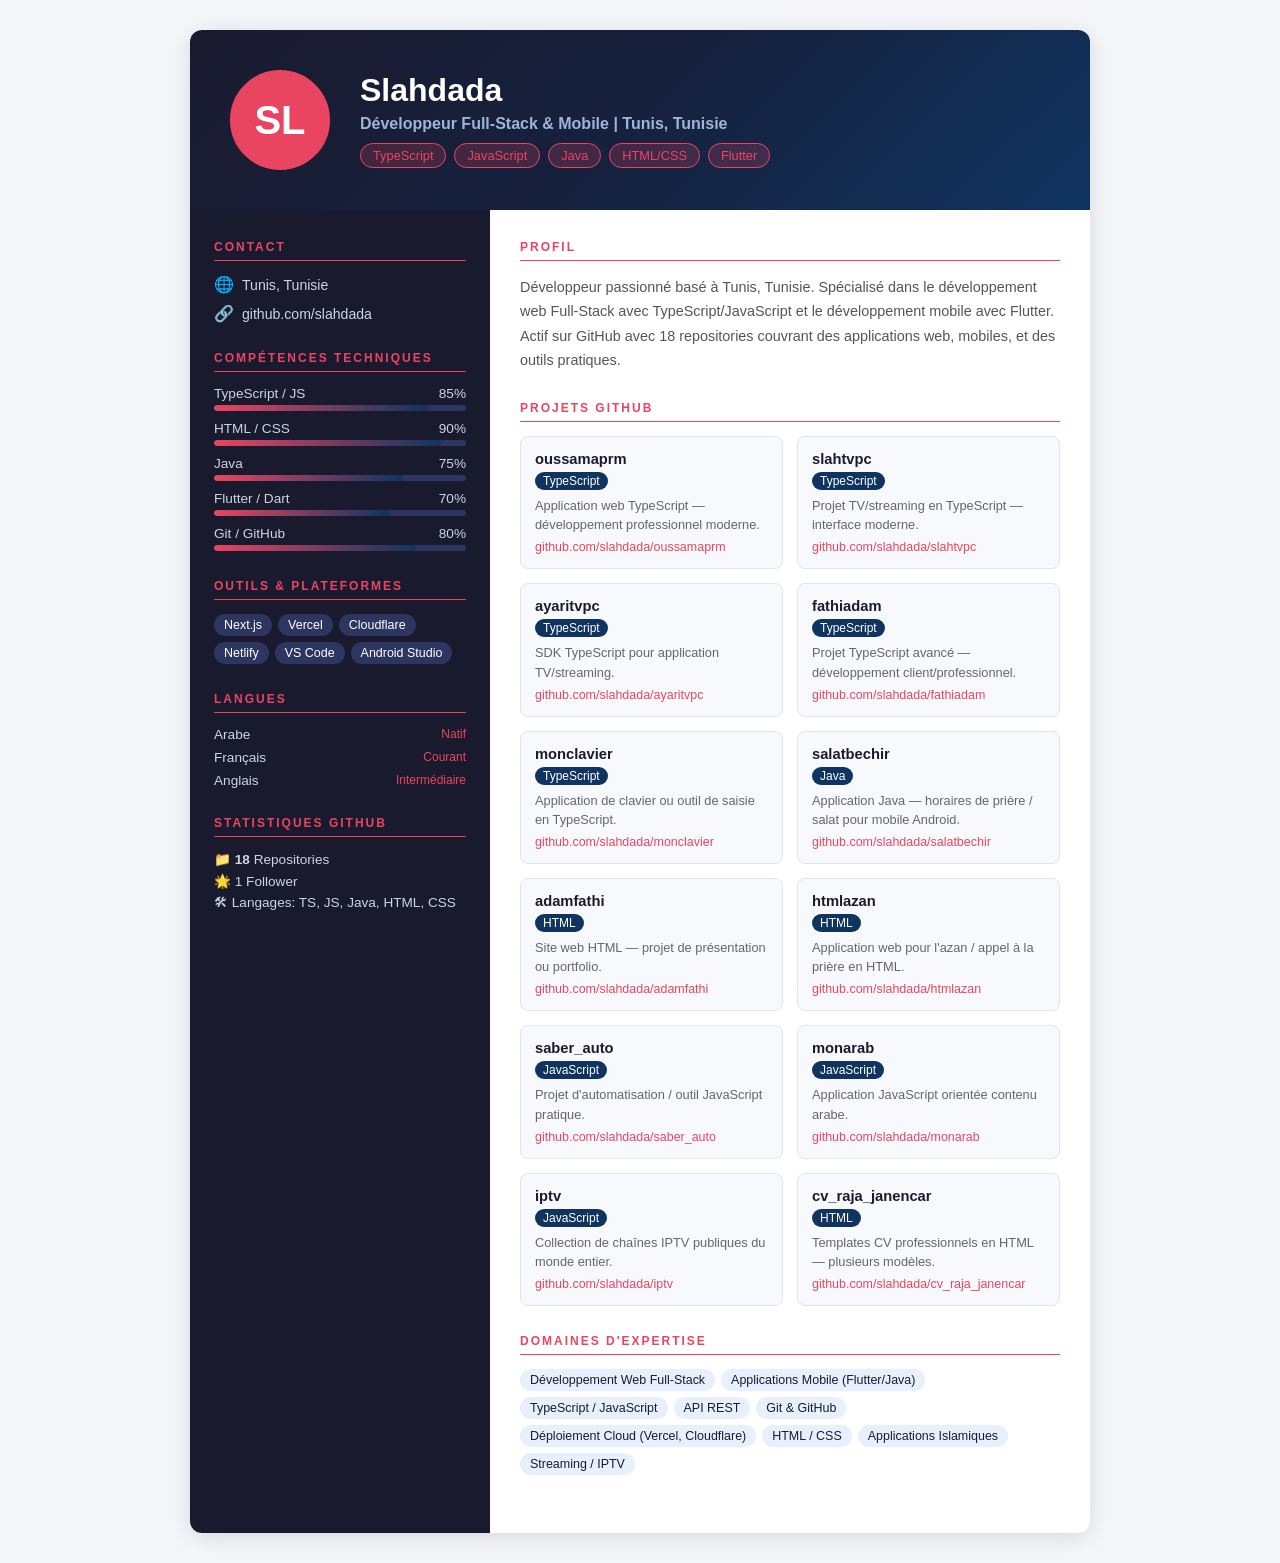
<file: cv_slahdada.html>
<!DOCTYPE html>
<html lang="fr">
<head>
  <meta charset="UTF-8" />
  <meta name="viewport" content="width=device-width, initial-scale=1.0" />
  <title>CV - Slahdada | Développeur Full-Stack</title>
  <style>
    * { margin: 0; padding: 0; box-sizing: border-box; }
    body { font-family: 'Segoe UI', Arial, sans-serif; background: #f4f6f9; color: #333; }
    .container { max-width: 900px; margin: 30px auto; background: #fff; border-radius: 12px; overflow: hidden; box-shadow: 0 4px 24px rgba(0,0,0,0.12); }
    .header { background: linear-gradient(135deg, #1a1a2e 0%, #16213e 50%, #0f3460 100%); color: #fff; padding: 40px; display: flex; align-items: center; gap: 30px; }
    .avatar { width: 100px; height: 100px; border-radius: 50%; border: 4px solid #e94560; background: #e94560; display: flex; align-items: center; justify-content: center; font-size: 2.5rem; font-weight: bold; }
    .header-info h1 { font-size: 2rem; margin-bottom: 6px; }
    .header-info h2 { font-size: 1rem; color: #a0b4d6; margin-bottom: 10px; }
    .badges { display: flex; gap: 8px; flex-wrap: wrap; }
    .badge { background: rgba(233,69,96,0.2); border: 1px solid #e94560; color: #e94560; padding: 4px 12px; border-radius: 20px; font-size: 0.8rem; }
    .body { display: grid; grid-template-columns: 1fr 2fr; }
    .sidebar { background: #1a1a2e; color: #cdd5e0; padding: 30px 24px; }
    .main { padding: 30px; }
    .section-title { font-size: 0.75rem; text-transform: uppercase; letter-spacing: 2px; color: #e94560; margin-bottom: 14px; font-weight: bold; border-bottom: 1px solid #e94560; padding-bottom: 6px; }
    .contact-item { display: flex; align-items: center; gap: 8px; margin-bottom: 10px; font-size: 0.88rem; }
    .icon { font-size: 1rem; }
    .skill-item { margin-bottom: 10px; }
    .skill-name { font-size: 0.85rem; margin-bottom: 4px; display: flex; justify-content: space-between; }
    .skill-bar { height: 6px; background: #2d3561; border-radius: 3px; overflow: hidden; }
    .skill-fill { height: 100%; background: linear-gradient(90deg, #e94560, #0f3460); border-radius: 3px; }
    .lang-item { display: flex; justify-content: space-between; margin-bottom: 8px; font-size: 0.85rem; }
    .lang-level { color: #e94560; font-size: 0.75rem; }
    .section { margin-bottom: 28px; }
    .exp-item { margin-bottom: 20px; padding-left: 16px; border-left: 3px solid #e94560; }
    .exp-title { font-weight: bold; font-size: 1rem; color: #1a1a2e; }
    .exp-meta { font-size: 0.8rem; color: #888; margin: 4px 0 8px; }
    .exp-desc { font-size: 0.88rem; color: #555; line-height: 1.6; }
    .project-grid { display: grid; grid-template-columns: 1fr 1fr; gap: 14px; }
    .project-card { background: #f8f9fc; border: 1px solid #e0e4ef; border-radius: 8px; padding: 14px; transition: box-shadow 0.2s; }
    .project-card:hover { box-shadow: 0 2px 12px rgba(233,69,96,0.15); }
    .project-name { font-weight: bold; color: #1a1a2e; font-size: 0.92rem; margin-bottom: 4px; }
    .project-lang { font-size: 0.75rem; color: #fff; background: #0f3460; padding: 2px 8px; border-radius: 10px; display: inline-block; margin-bottom: 6px; }
    .project-desc { font-size: 0.8rem; color: #666; line-height: 1.5; }
    .project-link { font-size: 0.78rem; color: #e94560; text-decoration: none; display: block; margin-top: 6px; }
    .tag-list { display: flex; flex-wrap: wrap; gap: 6px; }
    .tag { background: #e8f0fe; color: #1a1a2e; padding: 4px 10px; border-radius: 12px; font-size: 0.78rem; }
    @media print { body { background: #fff; } .container { box-shadow: none; } }
  </style>
</head>
<body>
<div class="container">

  <!-- HEADER -->
  <div class="header">
    <div class="avatar">SL</div>
    <div class="header-info">
      <h1>Slahdada</h1>
      <h2>Développeur Full-Stack &amp; Mobile | Tunis, Tunisie</h2>
      <div class="badges">
        <span class="badge">TypeScript</span>
        <span class="badge">JavaScript</span>
        <span class="badge">Java</span>
        <span class="badge">HTML/CSS</span>
        <span class="badge">Flutter</span>
      </div>
    </div>
  </div>

  <div class="body">
    <!-- SIDEBAR -->
    <div class="sidebar">

      <div class="section">
        <div class="section-title">Contact</div>
        <div class="contact-item"><span class="icon">&#127760;</span> Tunis, Tunisie</div>
        <div class="contact-item"><span class="icon">&#128279;</span> github.com/slahdada</div>
      </div>

      <div class="section">
        <div class="section-title">Compétences Techniques</div>
        <div class="skill-item">
          <div class="skill-name"><span>TypeScript / JS</span><span>85%</span></div>
          <div class="skill-bar"><div class="skill-fill" style="width:85%"></div></div>
        </div>
        <div class="skill-item">
          <div class="skill-name"><span>HTML / CSS</span><span>90%</span></div>
          <div class="skill-bar"><div class="skill-fill" style="width:90%"></div></div>
        </div>
        <div class="skill-item">
          <div class="skill-name"><span>Java</span><span>75%</span></div>
          <div class="skill-bar"><div class="skill-fill" style="width:75%"></div></div>
        </div>
        <div class="skill-item">
          <div class="skill-name"><span>Flutter / Dart</span><span>70%</span></div>
          <div class="skill-bar"><div class="skill-fill" style="width:70%"></div></div>
        </div>
        <div class="skill-item">
          <div class="skill-name"><span>Git / GitHub</span><span>80%</span></div>
          <div class="skill-bar"><div class="skill-fill" style="width:80%"></div></div>
        </div>
      </div>

      <div class="section">
        <div class="section-title">Outils &amp; Plateformes</div>
        <div class="tag-list">
          <span class="tag" style="background:#2d3561;color:#fff;">Next.js</span>
          <span class="tag" style="background:#2d3561;color:#fff;">Vercel</span>
          <span class="tag" style="background:#2d3561;color:#fff;">Cloudflare</span>
          <span class="tag" style="background:#2d3561;color:#fff;">Netlify</span>
          <span class="tag" style="background:#2d3561;color:#fff;">VS Code</span>
          <span class="tag" style="background:#2d3561;color:#fff;">Android Studio</span>
        </div>
      </div>

      <div class="section">
        <div class="section-title">Langues</div>
        <div class="lang-item"><span>Arabe</span><span class="lang-level">Natif</span></div>
        <div class="lang-item"><span>Français</span><span class="lang-level">Courant</span></div>
        <div class="lang-item"><span>Anglais</span><span class="lang-level">Intermédiaire</span></div>
      </div>

      <div class="section">
        <div class="section-title">Statistiques GitHub</div>
        <div style="font-size:0.85rem;">
          <div style="margin-bottom:6px;">&#128193; <strong>18</strong> Repositories</div>
          <div style="margin-bottom:6px;">&#127775; 1 Follower</div>
          <div>&#128736; Langages: TS, JS, Java, HTML, CSS</div>
        </div>
      </div>

    </div>

    <!-- MAIN CONTENT -->
    <div class="main">

      <div class="section">
        <div class="section-title">Profil</div>
        <p style="font-size:0.9rem;color:#555;line-height:1.7;">Développeur passionné basé à Tunis, Tunisie. Spécialisé dans le développement web Full-Stack avec TypeScript/JavaScript et le développement mobile avec Flutter. Actif sur GitHub avec 18 repositories couvrant des applications web, mobiles, et des outils pratiques.</p>
      </div>

      <div class="section">
        <div class="section-title">Projets GitHub</div>
        <div class="project-grid">

          <div class="project-card">
            <div class="project-name">oussamaprm</div>
            <span class="project-lang">TypeScript</span>
            <div class="project-desc">Application web TypeScript — développement professionnel moderne.</div>
            <a class="project-link" href="https://github.com/slahdada/oussamaprm">github.com/slahdada/oussamaprm</a>
          </div>

          <div class="project-card">
            <div class="project-name">slahtvpc</div>
            <span class="project-lang">TypeScript</span>
            <div class="project-desc">Projet TV/streaming en TypeScript — interface moderne.</div>
            <a class="project-link" href="https://github.com/slahdada/slahtvpc">github.com/slahdada/slahtvpc</a>
          </div>

          <div class="project-card">
            <div class="project-name">ayaritvpc</div>
            <span class="project-lang">TypeScript</span>
            <div class="project-desc">SDK TypeScript pour application TV/streaming.</div>
            <a class="project-link" href="https://github.com/slahdada/ayaritvpc">github.com/slahdada/ayaritvpc</a>
          </div>

          <div class="project-card">
            <div class="project-name">fathiadam</div>
            <span class="project-lang">TypeScript</span>
            <div class="project-desc">Projet TypeScript avancé — développement client/professionnel.</div>
            <a class="project-link" href="https://github.com/slahdada/fathiadam">github.com/slahdada/fathiadam</a>
          </div>

          <div class="project-card">
            <div class="project-name">monclavier</div>
            <span class="project-lang">TypeScript</span>
            <div class="project-desc">Application de clavier ou outil de saisie en TypeScript.</div>
            <a class="project-link" href="https://github.com/slahdada/monclavier">github.com/slahdada/monclavier</a>
          </div>

          <div class="project-card">
            <div class="project-name">salatbechir</div>
            <span class="project-lang">Java</span>
            <div class="project-desc">Application Java — horaires de prière / salat pour mobile Android.</div>
            <a class="project-link" href="https://github.com/slahdada/salatbechir">github.com/slahdada/salatbechir</a>
          </div>

          <div class="project-card">
            <div class="project-name">adamfathi</div>
            <span class="project-lang">HTML</span>
            <div class="project-desc">Site web HTML — projet de présentation ou portfolio.</div>
            <a class="project-link" href="https://github.com/slahdada/adamfathi">github.com/slahdada/adamfathi</a>
          </div>

          <div class="project-card">
            <div class="project-name">htmlazan</div>
            <span class="project-lang">HTML</span>
            <div class="project-desc">Application web pour l'azan / appel à la prière en HTML.</div>
            <a class="project-link" href="https://github.com/slahdada/htmlazan">github.com/slahdada/htmlazan</a>
          </div>

          <div class="project-card">
            <div class="project-name">saber_auto</div>
            <span class="project-lang">JavaScript</span>
            <div class="project-desc">Projet d'automatisation / outil JavaScript pratique.</div>
            <a class="project-link" href="https://github.com/slahdada/saber_auto">github.com/slahdada/saber_auto</a>
          </div>

          <div class="project-card">
            <div class="project-name">monarab</div>
            <span class="project-lang">JavaScript</span>
            <div class="project-desc">Application JavaScript orientée contenu arabe.</div>
            <a class="project-link" href="https://github.com/slahdada/monarab">github.com/slahdada/monarab</a>
          </div>

          <div class="project-card">
            <div class="project-name">iptv</div>
            <span class="project-lang">JavaScript</span>
            <div class="project-desc">Collection de chaînes IPTV publiques du monde entier.</div>
            <a class="project-link" href="https://github.com/slahdada/iptv">github.com/slahdada/iptv</a>
          </div>

          <div class="project-card">
            <div class="project-name">cv_raja_janencar</div>
            <span class="project-lang">HTML</span>
            <div class="project-desc">Templates CV professionnels en HTML — plusieurs modèles.</div>
            <a class="project-link" href="https://github.com/slahdada/cv_raja_janencar">github.com/slahdada/cv_raja_janencar</a>
          </div>

        </div>
      </div>

      <div class="section">
        <div class="section-title">Domaines d'Expertise</div>
        <div class="tag-list">
          <span class="tag">Développement Web Full-Stack</span>
          <span class="tag">Applications Mobile (Flutter/Java)</span>
          <span class="tag">TypeScript / JavaScript</span>
          <span class="tag">API REST</span>
          <span class="tag">Git &amp; GitHub</span>
          <span class="tag">Déploiement Cloud (Vercel, Cloudflare)</span>
          <span class="tag">HTML / CSS</span>
          <span class="tag">Applications Islamiques</span>
          <span class="tag">Streaming / IPTV</span>
        </div>
      </div>

    </div>
  </div>
</div>
</body>
</html>
</file>
<file: hemdicv/style.css>
/* ============================================================
   HEMDI RAJA – PORTFOLIO | STYLE.CSS
   ============================================================ */

/* ---- CSS Variables ---- */
:root {
  /* Light Theme */
  --bg-primary: #f0f4ff;
  --bg-secondary: #ffffff;
  --bg-card: rgba(255, 255, 255, 0.6);
  --bg-glass: rgba(255, 255, 255, 0.45);
  --text-primary: #0d1117;
  --text-secondary: #4a5568;
  --text-muted: #718096;
  --border-color: rgba(99, 102, 241, 0.15);
  --shadow: 0 8px 32px rgba(99, 102, 241, 0.12);
  --shadow-lg: 0 20px 60px rgba(99, 102, 241, 0.2);
  --nav-bg: rgba(240, 244, 255, 0.85);
  --hero-bg: linear-gradient(135deg, #f0f4ff 0%, #e8edff 100%);
  --gradient-start: #6366f1;
  --gradient-mid: #8b5cf6;
  --gradient-end: #a78bfa;
  --accent: #6366f1;
  --accent-hover: #4f46e5;
  --success: #10b981;
  --timeline-line: rgba(99, 102, 241, 0.3);
  --font-main: 'Inter', sans-serif;
  --font-display: 'Playfair Display', serif;
  --font-arabic: 'Cairo', sans-serif;
  --radius: 16px;
  --radius-sm: 8px;
  --radius-lg: 24px;
  --transition: all 0.35s cubic-bezier(0.4, 0, 0.2, 1);
}

[data-theme="dark"] {
  --bg-primary: #070b14;
  --bg-secondary: #0d1117;
  --bg-card: rgba(13, 17, 27, 0.7);
  --bg-glass: rgba(255, 255, 255, 0.04);
  --text-primary: #f0f4ff;
  --text-secondary: #a0aec0;
  --text-muted: #718096;
  --border-color: rgba(99, 102, 241, 0.2);
  --shadow: 0 8px 32px rgba(0, 0, 0, 0.4);
  --shadow-lg: 0 20px 60px rgba(0, 0, 0, 0.5);
  --nav-bg: rgba(7, 11, 20, 0.88);
  --hero-bg: linear-gradient(135deg, #070b14 0%, #0d1117 100%);
  --timeline-line: rgba(99, 102, 241, 0.25);
}

/* ---- Reset & Base ---- */
*,
*::before,
*::after {
  box-sizing: border-box;
  margin: 0;
  padding: 0;
}

html {
  scroll-behavior: smooth;
  scrollbar-width: thin;
  scrollbar-color: var(--accent) transparent;
}

::-webkit-scrollbar {
  width: 6px;
}

::-webkit-scrollbar-track {
  background: transparent;
}

::-webkit-scrollbar-thumb {
  background: var(--accent);
  border-radius: 3px;
}

body {
  font-family: var(--font-main);
  background: var(--bg-primary);
  color: var(--text-primary);
  line-height: 1.7;
  transition: background 0.4s, color 0.4s;
  overflow-x: hidden;
}

[lang="ar"],
[dir="rtl"] body {
  font-family: var(--font-arabic);
}

/* ---- Custom Cursor ---- */
.cursor-dot,
.cursor-ring {
  position: fixed;
  pointer-events: none;
  z-index: 9999;
  border-radius: 50%;
  transition: opacity 0.3s;
}

.cursor-dot {
  width: 8px;
  height: 8px;
  background: var(--accent);
  transform: translate(-50%, -50%);
}

.cursor-ring {
  width: 36px;
  height: 36px;
  border: 2px solid rgba(99, 102, 241, 0.5);
  transform: translate(-50%, -50%);
  transition: transform 0.12s ease, width 0.2s, height 0.2s, border-color 0.2s;
}

.cursor-ring.hovered {
  width: 56px;
  height: 56px;
  border-color: var(--accent);
}

@media (hover: none) {

  .cursor-dot,
  .cursor-ring {
    display: none;
  }
}

/* ---- Preloader ---- */
#preloader {
  position: fixed;
  inset: 0;
  background: var(--bg-secondary);
  z-index: 10000;
  display: flex;
  align-items: center;
  justify-content: center;
  transition: opacity 0.5s, visibility 0.5s;
}

#preloader.hidden {
  opacity: 0;
  visibility: hidden;
}

.preloader-inner {
  text-align: center;
}

.preloader-logo {
  font-size: 3rem;
  font-weight: 900;
  background: linear-gradient(135deg, var(--gradient-start), var(--gradient-end));
  -webkit-background-clip: text;
  -webkit-text-fill-color: transparent;
  margin-bottom: 20px;
  animation: pulse 1s infinite;
}

.preloader-bar {
  width: 200px;
  height: 3px;
  background: var(--bg-card);
  border-radius: 3px;
  overflow: hidden;
}

.preloader-fill {
  height: 100%;
  background: linear-gradient(90deg, var(--gradient-start), var(--gradient-end));
  width: 0%;
  animation: fill 1.8s ease forwards;
}

@keyframes fill {
  to {
    width: 100%;
  }
}

@keyframes pulse {

  0%,
  100% {
    opacity: 1;
  }

  50% {
    opacity: 0.6;
  }
}

/* ---- Navbar ---- */
.navbar {
  position: fixed;
  top: 0;
  left: 0;
  right: 0;
  z-index: 1000;
  padding: 0 24px;
  background: var(--nav-bg);
  backdrop-filter: blur(20px);
  -webkit-backdrop-filter: blur(20px);
  border-bottom: 1px solid var(--border-color);
  transition: var(--transition);
}

.navbar.scrolled {
  box-shadow: var(--shadow);
}

.nav-container {
  max-width: 1280px;
  margin: 0 auto;
  display: flex;
  align-items: center;
  justify-content: space-between;
  height: 70px;
}

.nav-logo {
  display: flex;
  align-items: center;
  gap: 6px;
  text-decoration: none;
}

.logo-text {
  font-size: 1.5rem;
  font-weight: 900;
  background: linear-gradient(135deg, var(--gradient-start), var(--gradient-end));
  -webkit-background-clip: text;
  -webkit-text-fill-color: transparent;
}

.logo-dot {
  width: 8px;
  height: 8px;
  border-radius: 50%;
  background: var(--accent);
  animation: blink 2s infinite;
}

@keyframes blink {

  0%,
  100% {
    opacity: 1;
  }

  50% {
    opacity: 0.3;
  }
}

.nav-menu {
  display: flex;
  gap: 8px;
  list-style: none;
}

.nav-link {
  text-decoration: none;
  color: var(--text-secondary);
  font-size: 0.9rem;
  font-weight: 500;
  padding: 8px 16px;
  border-radius: 50px;
  transition: var(--transition);
  position: relative;
}

.nav-link:hover,
.nav-link.active {
  color: var(--accent);
  background: rgba(99, 102, 241, 0.08);
}

.nav-controls {
  display: flex;
  align-items: center;
  gap: 12px;
}

.lang-selector {
  display: flex;
  gap: 4px;
}

.lang-btn {
  background: transparent;
  border: 1px solid var(--border-color);
  color: var(--text-muted);
  font-size: 0.75rem;
  font-weight: 600;
  padding: 5px 10px;
  border-radius: 20px;
  cursor: pointer;
  transition: var(--transition);
}

.lang-btn:hover,
.lang-btn.active {
  background: var(--accent);
  color: #fff;
  border-color: var(--accent);
}

.theme-toggle {
  background: var(--bg-glass);
  border: 1px solid var(--border-color);
  color: var(--text-primary);
  width: 40px;
  height: 40px;
  border-radius: 50%;
  cursor: pointer;
  font-size: 1rem;
  display: flex;
  align-items: center;
  justify-content: center;
  transition: var(--transition);
  backdrop-filter: blur(10px);
}

.theme-toggle:hover {
  background: var(--accent);
  color: #fff;
  border-color: var(--accent);
}

.hamburger {
  display: none;
  flex-direction: column;
  gap: 5px;
  background: none;
  border: none;
  cursor: pointer;
  padding: 6px;
}

.hamburger span {
  display: block;
  width: 24px;
  height: 2px;
  background: var(--text-primary);
  border-radius: 2px;
  transition: var(--transition);
}

.hamburger.open span:nth-child(1) {
  transform: translateY(7px) rotate(45deg);
}

.hamburger.open span:nth-child(2) {
  opacity: 0;
}

.hamburger.open span:nth-child(3) {
  transform: translateY(-7px) rotate(-45deg);
}

/* ---- Hero ---- */
.hero {
  min-height: 100vh;
  background: var(--hero-bg);
  position: relative;
  display: flex;
  align-items: center;
  overflow: hidden;
  padding-top: 70px;
}

.hero-bg {
  position: absolute;
  inset: 0;
  pointer-events: none;
}

.hero-orb {
  position: absolute;
  border-radius: 50%;
  filter: blur(80px);
  opacity: 0.18;
  animation: orbFloat 8s ease-in-out infinite;
}

.hero-orb-1 {
  width: 600px;
  height: 600px;
  background: radial-gradient(circle, #6366f1, transparent);
  top: -10%;
  left: -10%;
  animation-delay: 0s;
}

.hero-orb-2 {
  width: 400px;
  height: 400px;
  background: radial-gradient(circle, #a78bfa, transparent);
  top: 30%;
  right: 5%;
  animation-delay: -3s;
}

.hero-orb-3 {
  width: 350px;
  height: 350px;
  background: radial-gradient(circle, #818cf8, transparent);
  bottom: -10%;
  left: 30%;
  animation-delay: -6s;
}

@keyframes orbFloat {

  0%,
  100% {
    transform: translateY(0) scale(1);
  }

  50% {
    transform: translateY(-30px) scale(1.05);
  }
}

.hero-grid {
  position: absolute;
  inset: 0;
  background-image:
    linear-gradient(rgba(99, 102, 241, 0.05) 1px, transparent 1px),
    linear-gradient(90deg, rgba(99, 102, 241, 0.05) 1px, transparent 1px);
  background-size: 60px 60px;
}

.hero-container {
  max-width: 1280px;
  margin: 0 auto;
  padding: 80px 24px;
  display: grid;
  grid-template-columns: 1fr 1fr;
  gap: 60px;
  align-items: center;
  position: relative;
  z-index: 1;
}

.hero-badge {
  display: inline-flex;
  align-items: center;
  gap: 8px;
  background: rgba(99, 102, 241, 0.12);
  border: 1px solid rgba(99, 102, 241, 0.25);
  border-radius: 50px;
  padding: 8px 18px;
  font-size: 0.85rem;
  font-weight: 600;
  color: var(--accent);
  margin-bottom: 20px;
  animation: slideInLeft 0.8s ease forwards;
}

.hero-name {
  font-size: clamp(2.5rem, 5vw, 4.5rem);
  font-weight: 900;
  line-height: 1.1;
  margin-bottom: 10px;
  font-family: var(--font-display);
  animation: slideInLeft 0.9s ease forwards;
}

.gradient-text {
  background: linear-gradient(135deg, var(--gradient-start), var(--gradient-end));
  -webkit-background-clip: text;
  -webkit-text-fill-color: transparent;
}

.hero-title {
  font-size: clamp(1rem, 2vw, 1.4rem);
  font-weight: 500;
  color: var(--text-secondary);
  margin-bottom: 20px;
  animation: slideInLeft 1s ease forwards;
}

.hero-tagline {
  font-size: 1rem;
  color: var(--text-muted);
  max-width: 480px;
  margin-bottom: 30px;
  line-height: 1.8;
}

.hero-info {
  display: flex;
  flex-direction: column;
  gap: 10px;
  margin-bottom: 36px;
}

.info-item {
  display: flex;
  align-items: center;
  gap: 12px;
  font-size: 0.9rem;
  color: var(--text-secondary);
}

.info-item i {
  color: var(--accent);
  width: 18px;
}

.info-item a {
  color: inherit;
  text-decoration: none;
  transition: var(--transition);
}

.info-item a:hover {
  color: var(--accent);
}

.hero-actions {
  display: flex;
  gap: 16px;
  flex-wrap: wrap;
}

/* ---- Buttons ---- */
.btn {
  display: inline-flex;
  align-items: center;
  gap: 10px;
  padding: 13px 28px;
  border-radius: 50px;
  font-size: 0.95rem;
  font-weight: 600;
  text-decoration: none;
  border: none;
  cursor: pointer;
  transition: var(--transition);
  position: relative;
  overflow: hidden;
  white-space: nowrap;
}

.btn::before {
  content: '';
  position: absolute;
  inset: 0;
  background: rgba(255, 255, 255, 0.15);
  opacity: 0;
  transition: opacity 0.3s;
}

.btn:hover::before {
  opacity: 1;
}

.btn-primary {
  background: linear-gradient(135deg, var(--gradient-start), var(--gradient-mid));
  color: #fff;
  box-shadow: 0 6px 24px rgba(99, 102, 241, 0.4);
}

.btn-primary:hover {
  transform: translateY(-2px);
  box-shadow: 0 12px 36px rgba(99, 102, 241, 0.55);
}

.btn-outline {
  background: var(--bg-glass);
  color: var(--accent);
  border: 2px solid var(--accent);
  backdrop-filter: blur(10px);
}

.btn-outline:hover {
  background: var(--accent);
  color: #fff;
  transform: translateY(-2px);
}

.btn.w-full {
  width: 100%;
  justify-content: center;
}

.mt-2 {
  margin-top: 24px !important;
}

/* ---- Profile Image ---- */
.hero-image {
  display: flex;
  justify-content: center;
  align-items: center;
}

.profile-wrapper {
  position: relative;
  width: 360px;
  height: 360px;
  display: flex;
  justify-content: center;
  align-items: center;
}

.profile-ring {
  position: absolute;
  border-radius: 50%;
  border: 2px solid transparent;
  background: linear-gradient(var(--bg-primary), var(--bg-primary)) padding-box,
    linear-gradient(135deg, var(--gradient-start), var(--gradient-end)) border-box;
}

.ring-1 {
  width: 100%;
  height: 100%;
  animation: spin 12s linear infinite;
}

.ring-2 {
  width: 85%;
  height: 85%;
  animation: spin 18s linear infinite reverse;
  opacity: 0.6;
}

.ring-3 {
  width: 70%;
  height: 70%;
  animation: spin 24s linear infinite;
  opacity: 0.3;
}

@keyframes spin {
  from {
    transform: rotate(0deg);
  }

  to {
    transform: rotate(360deg);
  }
}

.profile-photo-container {
  position: absolute;
  width: 65%;
  height: 65%;
  border-radius: 50%;
  overflow: hidden;
  z-index: 2;
  box-shadow: 0 20px 60px rgba(0, 0, 0, 0.3), 0 0 0 4px var(--accent);
}

.profile-photo {
  width: 100%;
  height: 100%;
  object-fit: cover;
  transition: transform 0.5s ease;
}

.profile-photo-container:hover .profile-photo {
  transform: scale(1.05);
}

.profile-badge {
  position: absolute;
  background: linear-gradient(135deg, var(--gradient-start), var(--gradient-mid));
  color: #fff;
  padding: 10px 18px;
  border-radius: 50px;
  font-size: 0.8rem;
  font-weight: 700;
  display: flex;
  align-items: center;
  gap: 8px;
  z-index: 3;
  box-shadow: 0 8px 24px rgba(99, 102, 241, 0.4);
  animation: badgeFloat 3s ease-in-out infinite;
}

.badge-top {
  top: 10%;
  right: -5%;
}

.badge-bottom {
  bottom: 10%;
  left: -5%;
  animation-delay: -1.5s;
}

@keyframes badgeFloat {

  0%,
  100% {
    transform: translateY(0);
  }

  50% {
    transform: translateY(-8px);
  }
}

/* ---- Scroll Indicator ---- */
.hero-scroll {
  position: absolute;
  bottom: 32px;
  left: 50%;
  transform: translateX(-50%);
  z-index: 2;
}

.scroll-indicator {
  width: 28px;
  height: 48px;
  border: 2px solid var(--border-color);
  border-radius: 20px;
  display: flex;
  justify-content: center;
  padding-top: 8px;
}

.scroll-indicator span {
  width: 4px;
  height: 10px;
  background: var(--accent);
  border-radius: 2px;
  animation: scrollBounce 2s infinite;
}

@keyframes scrollBounce {
  0% {
    transform: translateY(0);
    opacity: 1;
  }

  100% {
    transform: translateY(16px);
    opacity: 0;
  }
}

/* ---- Sections ---- */
.section {
  padding: 100px 0;
}

.container {
  max-width: 1200px;
  margin: 0 auto;
  padding: 0 24px;
}

.section-header {
  text-align: center;
  margin-bottom: 70px;
}

.section-tag {
  display: inline-block;
  background: rgba(99, 102, 241, 0.1);
  color: var(--accent);
  border: 1px solid rgba(99, 102, 241, 0.2);
  font-size: 0.8rem;
  font-weight: 700;
  letter-spacing: 2px;
  text-transform: uppercase;
  padding: 7px 20px;
  border-radius: 50px;
  margin-bottom: 14px;
}

.section-title {
  font-family: var(--font-display);
  font-size: clamp(2rem, 4vw, 3rem);
  font-weight: 700;
  line-height: 1.2;
  background: linear-gradient(135deg, var(--text-primary) 60%, var(--accent));
  -webkit-background-clip: text;
  -webkit-text-fill-color: transparent;
}

.section-line {
  width: 60px;
  height: 4px;
  background: linear-gradient(90deg, var(--gradient-start), var(--gradient-end));
  border-radius: 2px;
  margin: 20px auto 0;
}

/* ---- Glass Card ---- */
.glass {
  background: var(--bg-glass);
  backdrop-filter: blur(20px);
  -webkit-backdrop-filter: blur(20px);
  border: 1px solid var(--border-color);
  border-radius: var(--radius);
  box-shadow: var(--shadow);
}

/* ---- About ---- */
.about {
  background: var(--bg-secondary);
}

.about-grid {
  display: grid;
  grid-template-columns: 1fr 1fr;
  gap: 60px;
  align-items: start;
}

.about-lead {
  font-size: 1.15rem;
  font-weight: 600;
  color: var(--text-primary);
  margin-bottom: 20px;
  line-height: 1.6;
}

.about-text p {
  color: var(--text-secondary);
  margin-bottom: 18px;
  line-height: 1.85;
}

.about-tags {
  display: flex;
  flex-wrap: wrap;
  gap: 10px;
  margin-top: 24px;
}

.tag {
  display: inline-flex;
  align-items: center;
  gap: 8px;
  background: rgba(99, 102, 241, 0.08);
  color: var(--accent);
  border: 1px solid rgba(99, 102, 241, 0.2);
  font-size: 0.82rem;
  font-weight: 600;
  padding: 8px 16px;
  border-radius: 50px;
  transition: var(--transition);
}

.tag:hover {
  background: var(--accent);
  color: #fff;
  transform: translateY(-2px);
}

.about-stats {
  display: grid;
  grid-template-columns: 1fr 1fr;
  gap: 20px;
}

.stat-card {
  padding: 30px 24px;
  border-radius: var(--radius);
  text-align: center;
  position: relative;
  overflow: hidden;
  transition: var(--transition);
}

.stat-card:hover {
  transform: translateY(-6px);
  box-shadow: var(--shadow-lg);
}

.stat-card::before {
  content: '';
  position: absolute;
  bottom: 0;
  left: 0;
  right: 0;
  height: 3px;
  background: linear-gradient(90deg, var(--gradient-start), var(--gradient-end));
}

.stat-number {
  font-size: 2.8rem;
  font-weight: 900;
  background: linear-gradient(135deg, var(--gradient-start), var(--gradient-end));
  -webkit-background-clip: text;
  -webkit-text-fill-color: transparent;
  line-height: 1;
  margin-bottom: 8px;
}

.stat-number::after {
  content: '+';
}

.stat-label {
  font-size: 0.85rem;
  color: var(--text-muted);
  font-weight: 500;
}

.stat-icon {
  position: absolute;
  top: 16px;
  right: 16px;
  font-size: 1.1rem;
  color: var(--accent);
  opacity: 0.4;
}

/* ---- Experience ---- */
.experience {
  background: var(--bg-primary);
}

.timeline {
  position: relative;
  max-width: 900px;
  margin: 0 auto;
}

.timeline::before {
  content: '';
  position: absolute;
  left: 31px;
  top: 0;
  bottom: 0;
  width: 2px;
  background: linear-gradient(to bottom, var(--gradient-start), var(--gradient-end), transparent);
}

.timeline-item {
  display: grid;
  grid-template-columns: 64px auto 1fr;
  gap: 0 20px;
  margin-bottom: 40px;
  position: relative;
}

.timeline-dot {
  width: 44px;
  height: 44px;
  background: linear-gradient(135deg, var(--gradient-start), var(--gradient-mid));
  border-radius: 50%;
  display: flex;
  align-items: center;
  justify-content: center;
  color: #fff;
  font-size: 1rem;
  box-shadow: 0 0 0 4px var(--bg-primary), 0 4px 20px rgba(99, 102, 241, 0.4);
  position: relative;
  z-index: 1;
  flex-shrink: 0;
  margin-top: 8px;
  transition: var(--transition);
}

.timeline-item:hover .timeline-dot {
  transform: scale(1.15);
}

.timeline-date {
  display: flex;
  align-items: flex-start;
  padding-top: 8px;
  white-space: nowrap;
}

.date-badge {
  background: rgba(99, 102, 241, 0.1);
  border: 1px solid rgba(99, 102, 241, 0.2);
  color: var(--accent);
  font-size: 0.8rem;
  font-weight: 700;
  padding: 6px 14px;
  border-radius: 50px;
}

.date-badge.current {
  background: linear-gradient(135deg, var(--gradient-start), var(--gradient-mid));
  color: #fff;
  border-color: transparent;
}

.timeline-card {
  padding: 28px;
  transition: var(--transition);
}

.timeline-card:hover {
  transform: translateY(-4px);
  box-shadow: var(--shadow-lg);
}

.card-header {
  display: flex;
  justify-content: space-between;
  align-items: flex-start;
  margin-bottom: 16px;
  flex-wrap: wrap;
  gap: 10px;
}

.job-title {
  font-size: 1.1rem;
  font-weight: 700;
  color: var(--text-primary);
  margin-bottom: 6px;
}

.company {
  font-size: 0.9rem;
  color: var(--text-muted);
  display: flex;
  align-items: center;
  gap: 8px;
}

.company i {
  color: var(--accent);
}

.job-badge {
  font-size: 0.75rem;
  font-weight: 700;
  padding: 5px 12px;
  border-radius: 50px;
  white-space: nowrap;
}

.current-badge {
  background: rgba(16, 185, 129, 0.1);
  color: var(--success);
  border: 1px solid rgba(16, 185, 129, 0.2);
}

.responsibilities {
  list-style: none;
  display: flex;
  flex-direction: column;
  gap: 8px;
}

.responsibilities li {
  display: flex;
  align-items: flex-start;
  gap: 10px;
  font-size: 0.9rem;
  color: var(--text-secondary);
  line-height: 1.6;
}

.responsibilities li i {
  color: var(--accent);
  margin-top: 4px;
  flex-shrink: 0;
  font-size: 0.75rem;
}

/* ---- Education ---- */
.education {
  background: var(--bg-secondary);
}

.edu-grid {
  display: grid;
  grid-template-columns: repeat(3, 1fr);
  gap: 28px;
}

.edu-card {
  padding: 36px 28px;
  text-align: center;
  transition: var(--transition);
  position: relative;
  overflow: hidden;
}

.edu-card::after {
  content: '';
  position: absolute;
  bottom: 0;
  left: 0;
  right: 0;
  height: 3px;
  background: linear-gradient(90deg, var(--gradient-start), var(--gradient-end));
  transform: scaleX(0);
  transition: var(--transition);
}

.edu-card:hover::after {
  transform: scaleX(1);
}

.edu-card:hover {
  transform: translateY(-8px);
  box-shadow: var(--shadow-lg);
}

.edu-icon {
  width: 64px;
  height: 64px;
  background: linear-gradient(135deg, var(--gradient-start), var(--gradient-mid));
  border-radius: 50%;
  border-radius: 20px;
  display: flex;
  align-items: center;
  justify-content: center;
  color: #fff;
  font-size: 1.5rem;
  margin: 0 auto 20px;
  box-shadow: 0 8px 24px rgba(99, 102, 241, 0.35);
}

.edu-year {
  font-size: 2rem;
  font-weight: 900;
  background: linear-gradient(135deg, var(--gradient-start), var(--gradient-end));
  -webkit-background-clip: text;
  -webkit-text-fill-color: transparent;
  margin-bottom: 10px;
}

.edu-card h3 {
  font-size: 1.05rem;
  font-weight: 700;
  margin-bottom: 8px;
}

.edu-field {
  font-size: 0.9rem;
  color: var(--accent);
  font-weight: 600;
  margin-bottom: 12px;
}

.edu-institution {
  font-size: 0.82rem;
  color: var(--text-muted);
  display: flex;
  align-items: center;
  justify-content: center;
  gap: 6px;
}

.edu-institution i {
  color: var(--accent);
}

/* ---- Skills ---- */
.skills {
  background: var(--bg-primary);
}

.skills-grid {
  display: grid;
  grid-template-columns: 1fr 1fr;
  gap: 40px;
}

.skills-full {
  grid-column: 1 / -1;
}

.skills-category {}

.skills-cat-title {
  font-size: 1rem;
  font-weight: 700;
  color: var(--text-primary);
  margin-bottom: 20px;
  display: flex;
  align-items: center;
  gap: 12px;
}

.skills-cat-title i {
  color: var(--accent);
}

/* Skill Bars */
.skill-bar-group {
  display: flex;
  flex-direction: column;
  gap: 18px;
}

.skill-bar-item {}

.skill-bar-header {
  display: flex;
  justify-content: space-between;
  font-size: 0.9rem;
  font-weight: 600;
  color: var(--text-secondary);
  margin-bottom: 8px;
}

.skill-pct {
  color: var(--accent);
}

.skill-bar-track {
  height: 8px;
  background: rgba(99, 102, 241, 0.1);
  border-radius: 4px;
  overflow: hidden;
}

.skill-bar-fill {
  height: 100%;
  background: linear-gradient(90deg, var(--gradient-start), var(--gradient-end));
  border-radius: 4px;
  width: 0%;
  transition: width 1.2s cubic-bezier(0.4, 0, 0.2, 1);
  position: relative;
  overflow: hidden;
}

.skill-bar-fill::after {
  content: '';
  position: absolute;
  top: 0;
  right: 0;
  width: 40px;
  height: 100%;
  background: rgba(255, 255, 255, 0.3);
  transform: skewX(-20deg);
  animation: shimmer 2s infinite;
}

@keyframes shimmer {
  0% {
    transform: translateX(-100%) skewX(-20deg);
  }

  100% {
    transform: translateX(200%) skewX(-20deg);
  }
}

/* Skill Chips */
.skill-cards {
  display: flex;
  flex-wrap: wrap;
  gap: 10px;
  margin-bottom: 24px;
}

.skill-chip {
  display: inline-flex;
  align-items: center;
  gap: 8px;
  background: var(--bg-glass);
  border: 1px solid var(--border-color);
  padding: 10px 18px;
  border-radius: 50px;
  font-size: 0.85rem;
  font-weight: 600;
  color: var(--text-secondary);
  transition: var(--transition);
  cursor: default;
  backdrop-filter: blur(10px);
}

.skill-chip i {
  color: var(--accent);
}

.skill-chip:hover {
  background: var(--accent);
  color: #fff;
  border-color: var(--accent);
  transform: translateY(-3px);
  box-shadow: 0 6px 20px rgba(99, 102, 241, 0.35);
}

.skill-chip:hover i {
  color: #fff;
}

/* Language Cards */
.lang-grid {
  display: grid;
  grid-template-columns: repeat(3, 1fr);
  gap: 24px;
}

.lang-card {
  padding: 36px 24px;
  text-align: center;
  transition: var(--transition);
}

.lang-card:hover {
  transform: translateY(-8px);
  box-shadow: var(--shadow-lg);
}

.lang-flag {
  font-size: 3rem;
  margin-bottom: 14px;
}

.lang-card h4 {
  font-size: 1.1rem;
  font-weight: 700;
  margin-bottom: 16px;
}

.lang-level {
  display: flex;
  justify-content: center;
  gap: 6px;
  margin-bottom: 12px;
}

.lang-dot {
  width: 10px;
  height: 10px;
  border-radius: 50%;
  background: var(--border-color);
  transition: var(--transition);
}

.lang-dot.active {
  background: linear-gradient(135deg, var(--gradient-start), var(--gradient-end));
}

.lang-label {
  font-size: 0.82rem;
  color: var(--accent);
  font-weight: 700;
}

/* ---- Contact ---- */
.contact {
  background: var(--bg-secondary);
}

.contact-grid {
  display: grid;
  grid-template-columns: 1fr 1.4fr;
  gap: 60px;
  align-items: start;
}

.contact-info h3 {
  font-size: 1.6rem;
  font-weight: 700;
  margin-bottom: 14px;
  font-family: var(--font-display);
}

.contact-info p {
  color: var(--text-muted);
  margin-bottom: 36px;
  line-height: 1.8;
}

.contact-details {
  display: flex;
  flex-direction: column;
  gap: 20px;
  margin-bottom: 36px;
}

.contact-item {
  display: flex;
  align-items: center;
  gap: 18px;
  padding: 16px 20px;
  background: var(--bg-glass);
  border: 1px solid var(--border-color);
  border-radius: var(--radius-sm);
  transition: var(--transition);
  backdrop-filter: blur(10px);
}

.contact-item:hover {
  transform: translateX(6px);
  border-color: var(--accent);
}

.contact-icon {
  width: 46px;
  height: 46px;
  background: linear-gradient(135deg, var(--gradient-start), var(--gradient-mid));
  border-radius: 12px;
  display: flex;
  align-items: center;
  justify-content: center;
  color: #fff;
  font-size: 1rem;
  flex-shrink: 0;
  box-shadow: 0 4px 16px rgba(99, 102, 241, 0.3);
}

.contact-label {
  display: block;
  font-size: 0.75rem;
  color: var(--text-muted);
  font-weight: 600;
  margin-bottom: 4px;
}

.contact-value {
  font-size: 0.9rem;
  font-weight: 600;
  color: var(--text-primary);
  text-decoration: none;
  transition: var(--transition);
}

.contact-value:hover {
  color: var(--accent);
}

/* Form */
.contact-form {
  padding: 36px;
}

.form-group {
  margin-bottom: 20px;
}

.form-group label {
  display: block;
  font-size: 0.85rem;
  font-weight: 700;
  color: var(--text-secondary);
  margin-bottom: 8px;
  letter-spacing: 0.5px;
}

.input-wrapper {
  position: relative;
}

.input-wrapper i {
  position: absolute;
  left: 16px;
  top: 50%;
  transform: translateY(-50%);
  color: var(--text-muted);
  font-size: 0.9rem;
  pointer-events: none;
  transition: var(--transition);
}

.textarea-wrapper i {
  top: 18px;
  transform: none;
}

.input-wrapper input,
.input-wrapper textarea {
  width: 100%;
  padding: 14px 16px 14px 44px;
  background: rgba(99, 102, 241, 0.04);
  border: 1.5px solid var(--border-color);
  border-radius: var(--radius-sm);
  font-size: 0.9rem;
  font-family: var(--font-main);
  color: var(--text-primary);
  transition: var(--transition);
  resize: vertical;
}

.input-wrapper input:focus,
.input-wrapper textarea:focus {
  outline: none;
  border-color: var(--accent);
  background: rgba(99, 102, 241, 0.06);
  box-shadow: 0 0 0 3px rgba(99, 102, 241, 0.12);
}

.input-wrapper input:focus+i,
.input-wrapper:focus-within i {
  color: var(--accent);
}

.form-success {
  display: flex;
  align-items: center;
  gap: 10px;
  background: rgba(16, 185, 129, 0.1);
  border: 1px solid rgba(16, 185, 129, 0.2);
  color: var(--success);
  padding: 14px 18px;
  border-radius: var(--radius-sm);
  margin-top: 16px;
  font-weight: 600;
}

.hidden {
  display: none !important;
}

/* ---- Footer ---- */
.footer {
  background: var(--bg-secondary);
  border-top: 1px solid var(--border-color);
  padding-top: 48px;
}

.footer-container {
  max-width: 1200px;
  margin: 0 auto;
  padding: 0 24px;
}

.footer-top {
  display: flex;
  justify-content: space-between;
  align-items: center;
  padding-bottom: 32px;
  flex-wrap: wrap;
  gap: 24px;
}

.footer-brand {
  display: flex;
  align-items: center;
  gap: 14px;
}

.footer-brand .logo-text {
  font-size: 2rem;
  font-weight: 900;
  background: linear-gradient(135deg, var(--gradient-start), var(--gradient-end));
  -webkit-background-clip: text;
  -webkit-text-fill-color: transparent;
}

.footer-brand p {
  font-size: 0.9rem;
  color: var(--text-muted);
}

.footer-nav {
  display: flex;
  gap: 24px;
  flex-wrap: wrap;
}

.footer-nav a {
  text-decoration: none;
  font-size: 0.9rem;
  font-weight: 500;
  color: var(--text-muted);
  transition: var(--transition);
}

.footer-nav a:hover {
  color: var(--accent);
}

.footer-bottom {
  display: flex;
  justify-content: space-between;
  align-items: center;
  padding: 24px 0;
  border-top: 1px solid var(--border-color);
  flex-wrap: wrap;
  gap: 16px;
}

.footer-bottom p {
  font-size: 0.85rem;
  color: var(--text-muted);
}

.footer-socials {
  display: flex;
  gap: 12px;
}

.footer-socials a {
  width: 40px;
  height: 40px;
  background: var(--bg-glass);
  border: 1px solid var(--border-color);
  border-radius: 50%;
  display: flex;
  align-items: center;
  justify-content: center;
  color: var(--text-muted);
  font-size: 0.9rem;
  text-decoration: none;
  transition: var(--transition);
}

.footer-socials a:hover {
  background: var(--accent);
  color: #fff;
  border-color: var(--accent);
  transform: translateY(-3px);
}

/* ---- Back to Top ---- */
.back-to-top {
  position: fixed;
  bottom: 28px;
  right: 28px;
  width: 48px;
  height: 48px;
  background: linear-gradient(135deg, var(--gradient-start), var(--gradient-mid));
  color: #fff;
  border: none;
  border-radius: 50%;
  font-size: 1rem;
  cursor: pointer;
  display: flex;
  align-items: center;
  justify-content: center;
  box-shadow: 0 6px 24px rgba(99, 102, 241, 0.5);
  transition: var(--transition);
  opacity: 0;
  visibility: hidden;
  transform: translateY(16px);
  z-index: 999;
}

.back-to-top.visible {
  opacity: 1;
  visibility: visible;
  transform: translateY(0);
}

.back-to-top:hover {
  transform: translateY(-4px);
  box-shadow: 0 12px 36px rgba(99, 102, 241, 0.6);
}

/* ---- Animations ---- */
@keyframes slideInLeft {
  from {
    transform: translateX(-30px);
    opacity: 0;
  }

  to {
    transform: translateX(0);
    opacity: 1;
  }
}

@keyframes fadeInUp {
  from {
    transform: translateY(30px);
    opacity: 0;
  }

  to {
    transform: translateY(0);
    opacity: 1;
  }
}

[data-aos] {
  opacity: 0;
  transform: translateY(30px);
  transition: opacity 0.7s ease, transform 0.7s ease;
}

[data-aos="fade-right"] {
  transform: translateX(-30px);
}

[data-aos="fade-left"] {
  transform: translateX(30px);
}

[data-aos].aos-animate {
  opacity: 1;
  transform: translate(0);
}

/* ---- RTL Support ---- */
[dir="rtl"] .contact-item:hover {
  transform: translateX(-6px);
}

[dir="rtl"] .timeline::before {
  left: auto;
  right: 31px;
}

[dir="rtl"] .timeline-item {
  grid-template-columns: 1fr auto 64px;
  direction: rtl;
}

[dir="rtl"] .timeline-dot {
  order: 3;
}

[dir="rtl"] .timeline-date {
  order: 2;
}

[dir="rtl"] .timeline-card {
  order: 1;
}

[dir="rtl"] .responsibilities li {
  flex-direction: row-reverse;
}

[dir="rtl"] .input-wrapper i {
  left: auto;
  right: 16px;
}

[dir="rtl"] .input-wrapper input,
[dir="rtl"] .input-wrapper textarea {
  padding: 14px 44px 14px 16px;
}

[dir="rtl"] .nav-link {
  text-align: right;
}

[dir="rtl"] .hero-content {
  text-align: right;
}

[dir="rtl"] .hero-info {
  align-items: flex-end;
}

[dir="rtl"] .stat-icon {
  right: auto;
  left: 16px;
}

[dir="rtl"] .card-header {
  flex-direction: row-reverse;
}

/* ---- Responsive ---- */
@media (max-width: 1024px) {
  .hero-container {
    grid-template-columns: 1fr;
    text-align: center;
    padding: 60px 24px;
  }

  .hero-content {
    order: 2;
  }

  .hero-image {
    order: 1;
  }

  .hero-info {
    align-items: center;
  }

  .hero-actions {
    justify-content: center;
  }

  .about-grid {
    grid-template-columns: 1fr;
  }

  .edu-grid {
    grid-template-columns: repeat(2, 1fr);
  }

  .lang-grid {
    grid-template-columns: repeat(3, 1fr);
  }

  .profile-wrapper {
    width: 280px;
    height: 280px;
  }
}

@media (max-width: 768px) {
  .nav-menu {
    position: fixed;
    top: 70px;
    right: 0;
    width: 100%;
    max-height: 0;
    background: var(--nav-bg);
    backdrop-filter: blur(20px);
    flex-direction: column;
    padding: 0 24px;
    gap: 0;
    overflow: hidden;
    border-bottom: 1px solid var(--border-color);
    transition: max-height 0.4s ease, padding 0.4s;
  }

  .nav-menu.open {
    max-height: 400px;
    padding: 16px 24px;
  }

  .nav-link {
    padding: 14px 0;
    border-bottom: 1px solid var(--border-color);
    border-radius: 0;
  }

  .hamburger {
    display: flex;
  }

  .lang-selector {
    display: none;
  }

  .hero-tagline {
    font-size: 0.9rem;
  }

  .about-stats {
    grid-template-columns: 1fr 1fr;
  }

  .skills-grid {
    grid-template-columns: 1fr;
  }

  .skills-full {
    grid-column: 1;
  }

  .edu-grid {
    grid-template-columns: 1fr;
  }

  .lang-grid {
    grid-template-columns: 1fr;
  }

  .contact-grid {
    grid-template-columns: 1fr;
  }

  .timeline-item {
    grid-template-columns: 44px 1fr;
  }

  .timeline-date {
    display: none;
  }

  .timeline::before {
    left: 22px;
  }

  .timeline-dot {
    width: 44px;
    height: 44px;
    align-self: start;
  }

  .footer-top {
    flex-direction: column;
    align-items: flex-start;
  }

  .footer-bottom {
    flex-direction: column;
    text-align: center;
  }

  .profile-wrapper {
    width: 220px;
    height: 220px;
  }

  .badge-top,
  .badge-bottom {
    display: none;
  }
}

@media (max-width: 480px) {
  .section {
    padding: 70px 0;
  }

  .hero-name {
    font-size: 2.2rem;
  }

  .about-stats {
    grid-template-columns: 1fr;
  }

  .hero-actions {
    flex-direction: column;
    align-items: center;
  }

  .contact-form {
    padding: 20px;
  }

  .lang-grid {
    grid-template-columns: 1fr;
    max-width: 280px;
    margin: 0 auto;
  }
}
</file>
<file: hemdiraja/style.css>
/* ════════════════════════════════════════════════
   DESIGN SYSTEM — HEMDI RAJA PORTFOLIO
   Style: Futuriste Luxe / Executive Antigravity
════════════════════════════════════════════════ */

/* ─── VARIABLES ─────────────────────────────── */
:root {
  /* Dark Mode (défaut) */
  --bg-primary:    #07080f;
  --bg-secondary:  #0d0f1e;
  --bg-tertiary:   #111326;
  --bg-glass:      rgba(255,255,255,0.04);
  --bg-glass-hover:rgba(255,255,255,0.08);
  --border-glass:  rgba(255,255,255,0.1);
  --border-accent: rgba(184,144,14,0.4);

  --gold:          #c9a227;
  --gold-light:    #e5c76b;
  --gold-dim:      rgba(201,162,39,0.15);
  --champagne:     #f5e6c8;
  --deep-blue:     #0f1535;
  --navy:          #0a0d1f;

  --text-primary:  #f0ece4;
  --text-secondary:#a8a4a0;
  --text-muted:    #5a5660;
  --text-accent:   #c9a227;

  --gradient-gold: linear-gradient(135deg, #c9a227 0%, #f0d060 50%, #c9a227 100%);
  --gradient-hero: linear-gradient(135deg, #07080f 0%, #0d1535 50%, #07080f 100%);
  --gradient-card: linear-gradient(135deg, rgba(255,255,255,0.05) 0%, rgba(255,255,255,0.02) 100%);

  --shadow-gold:   0 0 30px rgba(201,162,39,0.25);
  --shadow-card:   0 8px 40px rgba(0,0,0,0.5), 0 2px 8px rgba(0,0,0,0.3);
  --shadow-hover:  0 20px 60px rgba(0,0,0,0.6), 0 0 20px rgba(201,162,39,0.15);

  --radius-sm:     8px;
  --radius-md:     16px;
  --radius-lg:     24px;
  --radius-xl:     36px;
  --radius-full:   9999px;

  --transition:    all 0.4s cubic-bezier(0.25, 0.46, 0.45, 0.94);
  --transition-fast: all 0.2s ease;

  --font-serif:   'Cormorant Garamond', Georgia, serif;
  --font-sans:    'Outfit', 'Inter', sans-serif;

  --nav-h: 70px;
}

/* ─── LIGHT MODE ─────────────────────────────── */
[data-theme="light"] {
  --bg-primary:    #f8f5f0;
  --bg-secondary:  #f0ebe2;
  --bg-tertiary:   #e8e2d8;
  --bg-glass:      rgba(255,255,255,0.7);
  --bg-glass-hover:rgba(255,255,255,0.85);
  --border-glass:  rgba(0,0,0,0.08);
  --border-accent: rgba(184,144,14,0.3);

  --text-primary:  #1a1510;
  --text-secondary:#5a5040;
  --text-muted:    #9a9080;

  --shadow-card:   0 8px 40px rgba(0,0,0,0.1), 0 2px 8px rgba(0,0,0,0.06);
  --shadow-hover:  0 20px 60px rgba(0,0,0,0.15), 0 0 20px rgba(201,162,39,0.2);

  --gradient-hero: linear-gradient(135deg, #f8f5f0 0%, #f0e8d5 50%, #f8f5f0 100%);
  --gradient-card: linear-gradient(135deg, rgba(255,255,255,0.8) 0%, rgba(255,255,255,0.6) 100%);
}

/* ─── RESET & BASE ─────────────────────────────── */
*, *::before, *::after { box-sizing: border-box; margin: 0; padding: 0; }

html {
  scroll-behavior: smooth;
  scroll-padding-top: var(--nav-h);
  font-size: 16px;
}

body {
  font-family: var(--font-sans);
  background: var(--bg-primary);
  color: var(--text-primary);
  line-height: 1.7;
  overflow-x: hidden;
  cursor: none;
  transition: background 0.5s ease, color 0.5s ease;
}

body[data-dir="rtl"] { direction: rtl; text-align: right; }
body[data-dir="ltr"] { direction: ltr; text-align: left; }

a { color: inherit; text-decoration: none; }
img { max-width: 100%; display: block; }
ul { list-style: none; }

/* ─── CUSTOM CURSOR ─────────────────────────────── */
.cursor-dot, .cursor-ring {
  position: fixed; top: 0; left: 0;
  pointer-events: none; z-index: 9999;
  border-radius: 50%;
  transform: translate(-50%,-50%);
  transition: opacity 0.3s;
}
.cursor-dot {
  width: 8px; height: 8px;
  background: var(--gold);
  box-shadow: 0 0 12px var(--gold);
  transition: transform 0.1s ease;
}
.cursor-ring {
  width: 36px; height: 36px;
  border: 1.5px solid rgba(201,162,39,0.6);
  transition: transform 0.18s ease, width 0.3s, height 0.3s;
}
body:has(a:hover) .cursor-ring,
body:has(button:hover) .cursor-ring {
  width: 54px; height: 54px;
  border-color: var(--gold);
}

/* ─── CANVAS PARTICLES ─────────────────────────────── */
#particles-canvas {
  position: fixed; top: 0; left: 0;
  width: 100%; height: 100%;
  z-index: 0; pointer-events: none;
  opacity: 0.35;
}

/* ─── SCROLLBAR ─────────────────────────────── */
::-webkit-scrollbar { width: 5px; }
::-webkit-scrollbar-track { background: var(--bg-secondary); }
::-webkit-scrollbar-thumb { background: var(--gold); border-radius: 10px; }

/* ─── GLASS CARD ─────────────────────────────── */
.glass-card {
  background: var(--bg-glass);
  backdrop-filter: blur(20px);
  -webkit-backdrop-filter: blur(20px);
  border: 1px solid var(--border-glass);
  border-radius: var(--radius-md);
  transition: var(--transition);
}
.glass-card:hover {
  background: var(--bg-glass-hover);
  border-color: var(--border-accent);
  box-shadow: var(--shadow-hover);
  transform: translateY(-4px);
}

/* ─── NAVBAR ─────────────────────────────── */
.navbar {
  position: fixed; top: 0; left: 0; right: 0;
  z-index: 1000;
  height: var(--nav-h);
  background: rgba(7,8,15,0.6);
  backdrop-filter: blur(24px);
  -webkit-backdrop-filter: blur(24px);
  border-bottom: 1px solid var(--border-glass);
  transition: var(--transition);
}
[data-theme="light"] .navbar { background: rgba(248,245,240,0.8); }
.navbar.scrolled { box-shadow: 0 4px 30px rgba(0,0,0,0.3); }
.nav-container {
  max-width: 1240px; margin: auto;
  height: 100%; padding: 0 2rem;
  display: flex; align-items: center; justify-content: space-between;
}
.nav-logo {
  display: flex; align-items: center; gap: 0.75rem;
  font-family: var(--font-sans); font-weight: 600;
}
.logo-initials {
  width: 40px; height: 40px;
  background: var(--gradient-gold);
  border-radius: var(--radius-sm);
  display: grid; place-items: center;
  font-weight: 700; font-size: 0.9rem;
  color: #07080f;
  box-shadow: var(--shadow-gold);
}
.logo-name { font-size: 1rem; color: var(--text-primary); letter-spacing: 0.02em; }
.nav-links {
  display: flex; align-items: center; gap: 2rem;
}
.nav-links a {
  font-size: 0.85rem; font-weight: 400; letter-spacing: 0.06em;
  text-transform: uppercase; color: var(--text-secondary);
  position: relative; transition: var(--transition-fast);
}
.nav-links a::after {
  content: ''; position: absolute; bottom: -4px; left: 0; right: 0;
  height: 1px; background: var(--gold); transform: scaleX(0);
  transition: transform 0.3s ease;
}
.nav-links a:hover { color: var(--gold); }
.nav-links a:hover::after { transform: scaleX(1); }
.nav-controls { display: flex; align-items: center; gap: 1rem; }

/* ─── LANG SELECTOR ─────────────────────────────── */
.lang-selector {
  display: flex; align-items: center; gap: 0.25rem;
  background: var(--bg-glass);
  border: 1px solid var(--border-glass);
  border-radius: var(--radius-full);
  padding: 0.25rem;
}
.lang-btn {
  padding: 0.3rem 0.65rem;
  border: none; background: transparent;
  color: var(--text-secondary);
  font-size: 0.75rem; font-weight: 600;
  font-family: var(--font-sans);
  border-radius: var(--radius-full);
  cursor: none; transition: var(--transition-fast);
  letter-spacing: 0.05em;
}
.lang-btn.active {
  background: var(--gradient-gold);
  color: #07080f;
  box-shadow: 0 2px 10px rgba(201,162,39,0.4);
}
.lang-btn:hover:not(.active) { color: var(--gold); }

/* ─── THEME TOGGLE ─────────────────────────────── */
.theme-toggle {
  width: 38px; height: 38px; border-radius: 50%;
  border: 1px solid var(--border-glass);
  background: var(--bg-glass);
  color: var(--text-secondary);
  cursor: none; transition: var(--transition-fast);
  display: grid; place-items: center;
  font-size: 0.85rem;
}
.theme-toggle:hover { color: var(--gold); border-color: var(--border-accent); }

/* ─── HAMBURGER ─────────────────────────────── */
.hamburger {
  display: none; flex-direction: column; gap: 5px;
  background: none; border: none; cursor: none; padding: 4px;
}
.hamburger span {
  display: block; width: 24px; height: 2px;
  background: var(--text-primary); border-radius: 2px;
  transition: var(--transition-fast);
}
.hamburger.open span:nth-child(1) { transform: translateY(7px) rotate(45deg); }
.hamburger.open span:nth-child(2) { opacity: 0; }
.hamburger.open span:nth-child(3) { transform: translateY(-7px) rotate(-45deg); }

/* ─── SECTION BASE ─────────────────────────────── */
.section { padding: 100px 0; position: relative; z-index: 1; }
.container { max-width: 1160px; margin: auto; padding: 0 2rem; }
.section-header { text-align: center; margin-bottom: 4rem; }
.section-label {
  display: inline-block;
  font-size: 0.7rem; font-weight: 700;
  letter-spacing: 0.25em; text-transform: uppercase;
  color: var(--gold);
  background: var(--gold-dim);
  border: 1px solid var(--border-accent);
  padding: 0.3rem 1rem; border-radius: var(--radius-full);
  margin-bottom: 1rem;
}
.section-title {
  font-family: var(--font-serif);
  font-size: clamp(2rem, 4vw, 3rem);
  font-weight: 500;
  color: var(--text-primary);
  letter-spacing: -0.01em;
  line-height: 1.2;
}
.section-line {
  width: 60px; height: 2px;
  background: var(--gradient-gold);
  margin: 1.5rem auto 0;
  border-radius: 2px;
}

/* ─── REVEAL ANIMATION ─────────────────────────────── */
.reveal { opacity: 0; transform: translateY(40px); transition: opacity 0.8s ease, transform 0.8s ease; }
.reveal.visible { opacity: 1; transform: translateY(0); }

/* ─── BUTTONS ─────────────────────────────── */
.btn {
  display: inline-flex; align-items: center; gap: 0.6rem;
  padding: 0.85rem 1.8rem;
  border-radius: var(--radius-full);
  font-family: var(--font-sans);
  font-size: 0.85rem; font-weight: 600;
  letter-spacing: 0.04em;
  cursor: none; transition: var(--transition);
  border: none; position: relative; overflow: hidden;
}
.btn::before {
  content: ''; position: absolute; inset: 0;
  background: rgba(255,255,255,0.12);
  transform: translateX(-100%);
  transition: transform 0.4s ease;
}
.btn:hover::before { transform: translateX(0); }
.btn-primary {
  background: var(--gradient-gold);
  color: #07080f;
  box-shadow: 0 4px 20px rgba(201,162,39,0.4);
}
.btn-primary:hover { transform: translateY(-2px); box-shadow: 0 8px 30px rgba(201,162,39,0.5); }
.btn-secondary {
  background: rgba(201,162,39,0.12);
  color: var(--gold-light);
  border: 1px solid var(--border-accent);
}
.btn-secondary:hover { background: rgba(201,162,39,0.2); transform: translateY(-2px); }
.btn-outline {
  background: transparent;
  color: var(--text-secondary);
  border: 1px solid var(--border-glass);
}
.btn-outline:hover { color: var(--gold); border-color: var(--border-accent); transform: translateY(-2px); }
.btn-full { width: 100%; justify-content: center; }

/* ═══════════════════════════════════════════
   HERO SECTION
═══════════════════════════════════════════ */
.hero {
  position: relative; z-index: 1;
  min-height: 100vh;
  display: flex; align-items: center;
  background: var(--gradient-hero);
  overflow: hidden;
  padding-top: var(--nav-h);
}
.hero-bg-grid {
  position: absolute; inset: 0;
  background-image:
    linear-gradient(rgba(201,162,39,0.04) 1px, transparent 1px),
    linear-gradient(90deg, rgba(201,162,39,0.04) 1px, transparent 1px);
  background-size: 60px 60px;
  animation: gridDrift 30s linear infinite;
}
@keyframes gridDrift {
  from { transform: perspective(600px) rotateX(15deg) translateY(0); }
  to   { transform: perspective(600px) rotateX(15deg) translateY(60px); }
}
.hero-orb {
  position: absolute; border-radius: 50%;
  filter: blur(80px); pointer-events: none;
}
.hero-orb-1 {
  width: 600px; height: 600px; top: -200px; right: -150px;
  background: radial-gradient(circle, rgba(201,162,39,0.12) 0%, transparent 70%);
  animation: orbFloat 12s ease-in-out infinite;
}
.hero-orb-2 {
  width: 400px; height: 400px; bottom: -100px; left: -100px;
  background: radial-gradient(circle, rgba(15,21,53,0.5) 0%, transparent 70%);
  animation: orbFloat 16s ease-in-out infinite reverse;
}
.hero-orb-3 {
  width: 300px; height: 300px; top: 30%; left: 40%;
  background: radial-gradient(circle, rgba(201,162,39,0.06) 0%, transparent 70%);
  animation: orbFloat 20s ease-in-out infinite 5s;
}
@keyframes orbFloat {
  0%,100% { transform: translate(0,0) scale(1); }
  50%      { transform: translate(30px,-30px) scale(1.05); }
}

.hero-content {
  max-width: 1160px; margin: auto; padding: 5rem 2rem;
  display: flex; align-items: center; gap: 5rem;
  position: relative; z-index: 2;
  flex-wrap: wrap;
}

/* Photo */
.hero-photo-wrap {
  flex-shrink: 0; position: relative;
  display: flex; align-items: center; justify-content: center;
}
.hero-photo-glow {
  position: absolute; inset: -30px;
  background: radial-gradient(circle, rgba(201,162,39,0.2) 0%, transparent 70%);
  border-radius: 50%; animation: glowPulse 3s ease-in-out infinite;
}
@keyframes glowPulse {
  0%,100% { opacity: 0.5; transform: scale(1); }
  50% { opacity: 1; transform: scale(1.1); }
}
.hero-photo-ring {
  position: absolute; inset: -8px;
  border-radius: 50%;
  border: 2px solid transparent;
  background: linear-gradient(135deg, var(--gold), transparent, var(--gold)) border-box;
  -webkit-mask: linear-gradient(#fff 0 0) padding-box, linear-gradient(#fff 0 0);
  -webkit-mask-composite: destination-out;
  mask-composite: exclude;
  animation: ringRotate 8s linear infinite;
}
@keyframes ringRotate { to { transform: rotate(360deg); } }
.hero-photo-frame {
  width: 260px; height: 260px;
  border-radius: 50%; overflow: hidden;
  border: 3px solid var(--gold);
  box-shadow: 0 0 50px rgba(201,162,39,0.3), 0 20px 60px rgba(0,0,0,0.6);
  transition: var(--transition);
  position: relative;
}
.hero-photo-frame:hover { transform: scale(1.02); box-shadow: 0 0 70px rgba(201,162,39,0.4), 0 30px 80px rgba(0,0,0,0.7); }
.hero-photo { width: 100%; height: 100%; object-fit: cover; object-position: center top; }
.hero-photo-badge {
  position: absolute; bottom: 12px; right: 12px;
  width: 40px; height: 40px;
  background: var(--gradient-gold);
  border-radius: 50%; display: grid; place-items: center;
  font-size: 0.9rem; color: #07080f;
  box-shadow: 0 2px 15px rgba(201,162,39,0.6);
  animation: badgePulse 2s ease-in-out infinite;
}
@keyframes badgePulse {
  0%,100% { box-shadow: 0 2px 15px rgba(201,162,39,0.6); }
  50%      { box-shadow: 0 2px 30px rgba(201,162,39,0.9); }
}

/* Hero Text */
.hero-text { flex: 1; min-width: 280px; }
.hero-subtitle-top {
  font-size: 0.75rem; font-weight: 700;
  letter-spacing: 0.3em; text-transform: uppercase;
  color: var(--gold); margin-bottom: 0.75rem;
  animation: fadeSlideUp 0.8s ease 0.2s both;
}
.hero-name {
  font-family: var(--font-serif);
  font-size: clamp(3rem, 7vw, 5.5rem);
  font-weight: 600; letter-spacing: -0.02em;
  line-height: 1.05;
  color: var(--text-primary);
  animation: fadeSlideUp 0.8s ease 0.4s both;
}
.hero-title-line {
  display: flex; align-items: center; gap: 1rem;
  margin: 1rem 0 1.5rem;
  animation: fadeSlideUp 0.8s ease 0.6s both;
}
.title-line-bar { flex: 1; height: 1px; background: var(--gradient-gold); max-width: 60px; }
.hero-tagline {
  font-size: 0.75rem; letter-spacing: 0.12em; text-transform: uppercase;
  color: var(--text-secondary); white-space: nowrap;
}
.hero-bio {
  font-size: 1rem; color: var(--text-secondary); line-height: 1.8; max-width: 520px;
  margin-bottom: 2rem;
  animation: fadeSlideUp 0.8s ease 0.8s both;
}
.hero-actions {
  display: flex; flex-wrap: wrap; gap: 0.75rem;
  margin-bottom: 2.5rem;
  animation: fadeSlideUp 0.8s ease 1s both;
}
.hero-stats {
  display: flex; align-items: center; gap: 2rem;
  animation: fadeSlideUp 0.8s ease 1.2s both;
}
.stat-item { text-align: center; }
.stat-number {
  display: block; font-family: var(--font-serif);
  font-size: 2rem; font-weight: 600; color: var(--gold);
  line-height: 1;
}
.stat-label { font-size: 0.7rem; color: var(--text-muted); letter-spacing: 0.1em; text-transform: uppercase; }
.stat-divider { width: 1px; height: 40px; background: var(--border-glass); }
@keyframes fadeSlideUp {
  from { opacity: 0; transform: translateY(30px); }
  to   { opacity: 1; transform: translateY(0); }
}

/* Scroll hint */
.hero-scroll-hint {
  position: absolute; bottom: 2rem; left: 50%; transform: translateX(-50%);
  display: flex; flex-direction: column; align-items: center; gap: 0.5rem;
  color: var(--text-muted); font-size: 0.7rem; letter-spacing: 0.15em;
  text-transform: uppercase; z-index: 2;
  animation: scrollHint 2s ease-in-out infinite;
}
@keyframes scrollHint {
  0%,100% { opacity: 0.4; transform: translateX(-50%) translateY(0); }
  50%      { opacity: 1; transform: translateX(-50%) translateY(6px); }
}
.scroll-mouse {
  width: 24px; height: 38px;
  border: 2px solid rgba(201,162,39,0.4);
  border-radius: 12px;
  display: flex; align-items: flex-start; justify-content: center;
  padding-top: 6px;
}
.scroll-wheel {
  width: 4px; height: 8px;
  background: var(--gold); border-radius: 2px;
  animation: scrollWheel 2s ease-in-out infinite;
}
@keyframes scrollWheel {
  0%,100% { transform: translateY(0); opacity: 1; }
  50%      { transform: translateY(8px); opacity: 0.3; }
}

/* ═══════════════════════════════════════════
   ABOUT SECTION
═══════════════════════════════════════════ */
.about-section { background: var(--bg-secondary); }
.about-grid {
  display: grid;
  grid-template-columns: repeat(auto-fit, minmax(240px, 1fr));
  gap: 1.5rem;
}
.about-card {
  padding: 2rem; display: flex; flex-direction: column; gap: 0.75rem;
}
.about-icon-wrap {
  width: 50px; height: 50px;
  background: var(--gold-dim);
  border: 1px solid var(--border-accent);
  border-radius: var(--radius-sm);
  display: grid; place-items: center;
  font-size: 1.2rem; color: var(--gold);
}
.about-card h3 {
  font-family: var(--font-serif); font-size: 1.1rem;
  font-weight: 600; color: var(--text-primary);
}
.about-card p { font-size: 0.9rem; color: var(--text-secondary); line-height: 1.7; }

/* ═══════════════════════════════════════════
   EXPERIENCE / TIMELINE
═══════════════════════════════════════════ */
.exp-section { background: var(--bg-primary); }
.timeline { position: relative; padding-left: 2rem; }
.timeline::before {
  content: ''; position: absolute;
  left: 0; top: 0; bottom: 0; width: 2px;
  background: linear-gradient(to bottom, transparent, var(--gold), transparent);
}
.timeline-item {
  position: relative;
  margin-bottom: 2.5rem;
  padding-left: 2.5rem;
  animation: none;
}
.timeline-dot {
  position: absolute; left: -2.5rem; top: 1.5rem;
  width: 36px; height: 36px;
  background: var(--bg-secondary);
  border: 2px solid var(--gold);
  border-radius: 50%;
  display: grid; place-items: center;
  font-size: 0.75rem; color: var(--gold);
  box-shadow: 0 0 15px rgba(201,162,39,0.3);
  transition: var(--transition);
}
.timeline-item:hover .timeline-dot {
  background: var(--gold); color: #07080f;
  box-shadow: 0 0 25px rgba(201,162,39,0.6);
}
.timeline-card { padding: 2rem; }
.tl-card-top {
  display: flex; justify-content: space-between;
  align-items: flex-start; gap: 1rem; flex-wrap: wrap;
  margin-bottom: 1rem;
}
.tl-role {
  font-family: var(--font-serif); font-size: 1.25rem;
  font-weight: 600; color: var(--text-primary);
  margin-bottom: 0.25rem;
}
.tl-company {
  font-size: 0.85rem; color: var(--gold);
  display: flex; align-items: center; gap: 0.4rem;
}
.tl-date {
  font-size: 0.75rem; color: var(--text-muted);
  display: flex; align-items: center; gap: 0.4rem;
  white-space: nowrap;
  background: var(--gold-dim);
  border: 1px solid var(--border-accent);
  padding: 0.3rem 0.8rem; border-radius: var(--radius-full);
}
.tl-tasks { padding-left: 1rem; }
.tl-tasks li {
  font-size: 0.88rem; color: var(--text-secondary);
  padding: 0.3rem 0; position: relative;
}
.tl-tasks li::before {
  content: '▸'; color: var(--gold);
  position: absolute; left: -1rem;
}
.tl-badge {
  display: inline-block; margin-top: 1rem;
  font-size: 0.65rem; font-weight: 700; letter-spacing: 0.12em;
  text-transform: uppercase; padding: 0.25rem 0.8rem;
  border-radius: var(--radius-full);
}
.tl-badge.current {
  background: rgba(74,222,128,0.15);
  color: #4ade80;
  border: 1px solid rgba(74,222,128,0.3);
}

/* ═══════════════════════════════════════════
   EDUCATION SECTION
═══════════════════════════════════════════ */
.edu-section { background: var(--bg-secondary); }
.edu-grid {
  display: grid;
  grid-template-columns: repeat(auto-fit, minmax(280px, 1fr));
  gap: 1.5rem;
}
.edu-card {
  padding: 2rem;
  display: flex; gap: 1.5rem; align-items: flex-start;
}
.edu-icon {
  width: 54px; height: 54px; flex-shrink: 0;
  background: var(--gold-dim);
  border: 1px solid var(--border-accent);
  border-radius: var(--radius-sm);
  display: grid; place-items: center;
  font-size: 1.3rem; color: var(--gold);
}
.edu-year {
  display: inline-block;
  font-size: 0.7rem; font-weight: 700; letter-spacing: 0.12em;
  color: var(--gold); text-transform: uppercase; margin-bottom: 0.4rem;
}
.edu-info h3 {
  font-family: var(--font-serif); font-size: 1.05rem;
  font-weight: 600; color: var(--text-primary); margin-bottom: 0.2rem;
}
.edu-field { font-size: 0.85rem; color: var(--text-secondary); }
.edu-school { font-size: 0.8rem; color: var(--text-muted); margin-top: 0.3rem; }

/* ═══════════════════════════════════════════
   SKILLS SECTION
═══════════════════════════════════════════ */
.skills-section { background: var(--bg-primary); }
.skills-block { margin-bottom: 4rem; }
.skills-block-title {
  font-family: var(--font-serif); font-size: 1.3rem;
  color: var(--text-primary); margin-bottom: 1.5rem;
  display: flex; align-items: center; gap: 0.75rem;
}
.skills-block-title i { color: var(--gold); }

/* Skill Pills */
.skills-grid { display: flex; flex-wrap: wrap; gap: 0.75rem; }
.skill-pill {
  display: inline-flex; align-items: center; gap: 0.5rem;
  padding: 0.6rem 1.2rem;
  background: var(--bg-glass);
  border: 1px solid var(--border-glass);
  border-radius: var(--radius-full);
  font-size: 0.82rem; color: var(--text-secondary);
  backdrop-filter: blur(10px);
  transition: var(--transition);
  cursor: default;
}
.skill-pill i { color: var(--gold); font-size: 0.8rem; }
.skill-pill:hover {
  background: var(--gold-dim); border-color: var(--border-accent);
  color: var(--gold-light); transform: translateY(-2px);
}

/* Software Grid */
.software-grid {
  display: grid;
  grid-template-columns: repeat(auto-fill, minmax(140px, 1fr));
  gap: 1rem;
}
.software-card {
  padding: 1.5rem 1rem;
  display: flex; flex-direction: column; align-items: center; gap: 0.75rem;
  text-align: center;
}
.sw-icon {
  width: 48px; height: 48px;
  background: var(--gold-dim); border: 1px solid var(--border-accent);
  border-radius: var(--radius-sm);
  display: grid; place-items: center;
  font-size: 1.2rem; color: var(--gold);
  transition: var(--transition);
}
.software-card:hover .sw-icon { background: var(--gold); color: #07080f; }
.software-card span { font-size: 0.8rem; color: var(--text-secondary); font-weight: 500; }

/* Tech Grid */
.skills-tech-note {
  font-size: 0.8rem; color: var(--text-muted); margin-bottom: 1.25rem;
  font-style: italic;
}
.tech-grid {
  display: grid;
  grid-template-columns: repeat(auto-fill, minmax(130px, 1fr));
  gap: 1rem;
}
.tech-card {
  padding: 1.5rem 1rem;
  display: flex; flex-direction: column; align-items: center; gap: 0.75rem;
  text-align: center;
}
.tech-icon {
  width: 52px; height: 52px; border-radius: var(--radius-sm);
  display: grid; place-items: center; font-size: 1.5rem;
  transition: var(--transition);
}
.tech-html  { background: rgba(228, 77, 38, 0.15); color: #e44d26; border: 1px solid rgba(228,77,38,0.3); }
.tech-css   { background: rgba(38, 77, 228, 0.15); color: #264de4; border: 1px solid rgba(38,77,228,0.3); }
.tech-js    { background: rgba(240, 219, 79, 0.15); color: #f0db4f; border: 1px solid rgba(240,219,79,0.3); }
.tech-ui    { background: rgba(201,162,39, 0.15); color: var(--gold); border: 1px solid var(--border-accent); }
.tech-flutter { background: rgba(70, 194, 246, 0.15); color: #46c2f6; border: 1px solid rgba(70,194,246,0.3); }
.tech-card:hover .tech-icon { transform: translateY(-4px) scale(1.05); }
.tech-card span { font-size: 0.8rem; color: var(--text-secondary); font-weight: 500; }

/* Languages */
.langs-grid {
  display: grid;
  grid-template-columns: repeat(auto-fill, minmax(280px, 1fr));
  gap: 1.25rem;
}
.lang-card {
  padding: 1.5rem;
  display: flex; align-items: center; gap: 1rem;
}
.lang-flag { font-size: 2rem; }
.lang-info { flex: 1; }
.lang-name { display: block; font-weight: 600; color: var(--text-primary); font-size: 0.95rem; }
.lang-level { font-size: 0.78rem; color: var(--text-muted); }
.lang-dots { display: flex; gap: 0.35rem; flex-shrink: 0; }
.dot { width: 10px; height: 10px; border-radius: 50%; background: var(--border-glass); transition: var(--transition); }
.dot.active { background: var(--gold); box-shadow: 0 0 8px rgba(201,162,39,0.5); }

/* ═══════════════════════════════════════════
   CONTACT SECTION
═══════════════════════════════════════════ */
.contact-section { background: var(--bg-secondary); }
.contact-grid {
  display: grid;
  grid-template-columns: 1fr 1fr;
  gap: 3rem; align-items: start;
}
.contact-info { display: flex; flex-direction: column; gap: 1rem; }
.contact-item {
  display: flex; align-items: center; gap: 1.25rem;
  padding: 1.25rem 1.5rem;
}
.contact-icon {
  width: 46px; height: 46px; flex-shrink: 0;
  background: var(--gold-dim); border: 1px solid var(--border-accent);
  border-radius: var(--radius-sm);
  display: grid; place-items: center;
  font-size: 1rem; color: var(--gold);
}
.contact-label { display: block; font-size: 0.7rem; color: var(--text-muted); letter-spacing: 0.1em; text-transform: uppercase; margin-bottom: 0.2rem; }
.contact-value { font-size: 0.9rem; color: var(--text-primary); transition: var(--transition-fast); }
a.contact-value:hover { color: var(--gold); }
.contact-actions { display: flex; flex-direction: column; gap: 0.75rem; padding-top: 0.5rem; }

/* Contact Visual */
.contact-visual {
  position: relative; padding: 3rem 2.5rem;
  display: flex; align-items: center; justify-content: center;
  overflow: hidden; text-align: center;
  min-height: 360px;
}
.cv-orb {
  position: absolute; inset: -50%;
  background: radial-gradient(circle, rgba(201,162,39,0.08) 0%, transparent 60%);
  animation: orbFloat 8s ease-in-out infinite;
}
.contact-visual-inner { position: relative; z-index: 1; }
.cv-initials {
  font-family: var(--font-serif);
  font-size: 4rem; font-weight: 600;
  background: var(--gradient-gold);
  -webkit-background-clip: text;
  -webkit-text-fill-color: transparent;
  background-clip: text;
  line-height: 1; margin-bottom: 1rem;
}
.cv-title { font-size: 0.9rem; color: var(--text-secondary); margin-bottom: 0.5rem; }
.cv-location { font-size: 0.8rem; color: var(--text-muted); display: flex; align-items: center; justify-content: center; gap: 0.4rem; }
.cv-divider { width: 40px; height: 1px; background: var(--gradient-gold); margin: 1.5rem auto; }
.cv-quote { font-family: var(--font-serif); font-size: 1.1rem; font-style: italic; color: var(--gold); }

/* ═══════════════════════════════════════════
   FOOTER
═══════════════════════════════════════════ */
.footer {
  background: var(--bg-primary);
  border-top: 1px solid var(--border-glass);
  padding: 2.5rem 0;
  position: relative; z-index: 1;
}
.footer-inner {
  display: flex; align-items: center;
  justify-content: space-between; flex-wrap: wrap; gap: 1.5rem;
}
.footer-logo { display: flex; align-items: center; gap: 0.75rem; }
.footer-name { font-weight: 600; color: var(--text-primary); font-size: 0.95rem; }
.footer-role { font-size: 0.75rem; color: var(--text-muted); }
.footer-links { display: flex; gap: 1.5rem; flex-wrap: wrap; }
.footer-links a { font-size: 0.8rem; color: var(--text-muted); transition: var(--transition-fast); }
.footer-links a:hover { color: var(--gold); }
.footer-copy { font-size: 0.75rem; color: var(--text-muted); }

/* ─── RTL SUPPORT ─────────────────────────────── */
[dir="rtl"] .timeline { padding-left: 0; padding-right: 2rem; }
[dir="rtl"] .timeline::before { left: auto; right: 0; }
[dir="rtl"] .timeline-item { padding-left: 0; padding-right: 2.5rem; }
[dir="rtl"] .timeline-dot { left: auto; right: -2.5rem; }
[dir="rtl"] .tl-tasks { padding-left: 0; padding-right: 1rem; }
[dir="rtl"] .tl-tasks li::before { left: auto; right: -1rem; }
[dir="rtl"] .hero-title-line { flex-direction: row-reverse; }
[dir="rtl"] .hero-stats { flex-direction: row-reverse; }

/* ─── RESPONSIVE ─────────────────────────────── */
@media (max-width: 1024px) {
  .contact-grid { grid-template-columns: 1fr; }
  .contact-visual { min-height: 280px; }
}
@media (max-width: 768px) {
  .nav-links { display: none; }
  .nav-links.open {
    display: flex; flex-direction: column;
    position: fixed; top: var(--nav-h); left: 0; right: 0;
    background: var(--bg-secondary);
    border-bottom: 1px solid var(--border-glass);
    padding: 2rem; gap: 1.5rem;
    backdrop-filter: blur(20px);
    z-index: 999;
  }
  .hamburger { display: flex; }
  .hero-content { flex-direction: column; text-align: center; gap: 3rem; padding: 3rem 2rem; }
  .hero-title-line { flex-direction: column; }
  .title-line-bar { display: none; }
  .hero-actions { justify-content: center; }
  .hero-stats { justify-content: center; }
  .hero-bio { margin: auto; }
  .hero-photo-frame { width: 200px; height: 200px; }
  .section { padding: 70px 0; }
  .timeline { padding-left: 1rem; }
  .timeline-item { padding-left: 2rem; }
  .timeline-dot { left: -1.8rem; }
}
@media (max-width: 480px) {
  .hero-name { font-size: 2.8rem; }
  .hero-actions { flex-direction: column; align-items: center; }
  .btn { width: 100%; justify-content: center; }
  .footer-inner { flex-direction: column; text-align: center; }
  .footer-links { justify-content: center; }
}
</file>
<file: rajahemdi/style.css>
/* ===================================================
   HEMDI RAJA — PREMIUM PORTFOLIO CSS
   =================================================== */

/* ---- TOKENS ---- */
:root {
    /* Colors Light */
    --clr-bg: #f8f7f4;
    --clr-bg-alt: #ffffff;
    --clr-surface: #ffffff;
    --clr-surface-hover: #f0ece6;
    --clr-border: rgba(180, 160, 130, 0.2);
    --clr-text: #1a1a1a;
    --clr-text-muted: #6b6460;
    --clr-text-light: #9a928a;

    /* Brand */
    --clr-gold: #b8935a;
    --clr-gold-light: #d4aa7a;
    --clr-gold-dark: #9a7540;
    --clr-gold-bg: rgba(184, 147, 90, 0.08);
    --clr-gold-border: rgba(184, 147, 90, 0.25);

    /* Accent */
    --clr-accent: #2d4a6b;
    --clr-accent-light: #3d6a9b;

    /* UI */
    --clr-navy: #1c2f4a;
    --clr-navy-light: rgba(28, 47, 74, 0.05);

    /* Shadows */
    --shadow-sm: 0 2px 8px rgba(0, 0, 0, 0.06);
    --shadow-md: 0 8px 32px rgba(0, 0, 0, 0.08);
    --shadow-lg: 0 20px 60px rgba(0, 0, 0, 0.1);
    --shadow-gold: 0 4px 20px rgba(184, 147, 90, 0.2);

    /* Spacing */
    --space-xs: 0.5rem;
    --space-sm: 1rem;
    --space-md: 2rem;
    --space-lg: 4rem;
    --space-xl: 6rem;

    /* Type */
    --font-body: 'Inter', sans-serif;
    --font-display: 'Playfair Display', serif;
    --font-arabic: 'Noto Sans Arabic', sans-serif;

    /* Radius */
    --radius-sm: 8px;
    --radius-md: 16px;
    --radius-lg: 24px;
    --radius-full: 9999px;

    /* Transitions */
    --tr: all 0.3s cubic-bezier(0.4, 0, 0.2, 1);
}

[data-theme="dark"] {
    --clr-bg: #0f0f0f;
    --clr-bg-alt: #141414;
    --clr-surface: #1c1c1e;
    --clr-surface-hover: #252525;
    --clr-border: rgba(255, 255, 255, 0.08);
    --clr-text: #f0ece6;
    --clr-text-muted: #9a928a;
    --clr-text-light: #6b6460;
    --clr-gold-bg: rgba(184, 147, 90, 0.1);
    --clr-gold-border: rgba(184, 147, 90, 0.3);
    --clr-navy-light: rgba(255, 255, 255, 0.04);
    --shadow-sm: 0 2px 8px rgba(0, 0, 0, 0.3);
    --shadow-md: 0 8px 32px rgba(0, 0, 0, 0.4);
    --shadow-lg: 0 20px 60px rgba(0, 0, 0, 0.5);
}

/* ---- RESET ---- */
*,
*::before,
*::after {
    box-sizing: border-box;
    margin: 0;
    padding: 0;
}

html {
    scroll-behavior: smooth;
}

body {
    font-family: var(--font-body);
    background: var(--clr-bg);
    color: var(--clr-text);
    line-height: 1.7;
    transition: background 0.4s ease, color 0.4s ease;
    overflow-x: hidden;
}

[dir="rtl"] body {
    font-family: var(--font-arabic);
}

img {
    max-width: 100%;
    display: block;
}

a {
    text-decoration: none;
    color: inherit;
}

ul {
    list-style: none;
}

.container {
    max-width: 1200px;
    margin: 0 auto;
    padding: 0 2rem;
}

/* ---- SCROLLBAR ---- */
::-webkit-scrollbar {
    width: 6px;
}

::-webkit-scrollbar-track {
    background: var(--clr-bg);
}

::-webkit-scrollbar-thumb {
    background: var(--clr-gold);
    border-radius: 3px;
}

/* ===================================================
   NAVBAR
   =================================================== */
.navbar {
    position: fixed;
    top: 0;
    left: 0;
    right: 0;
    z-index: 1000;
    padding: 1rem 0;
    background: transparent;
    transition: var(--tr);
}

.navbar.scrolled {
    background: var(--clr-bg-alt);
    box-shadow: var(--shadow-sm);
    backdrop-filter: blur(12px);
    -webkit-backdrop-filter: blur(12px);
    padding: 0.75rem 0;
}

[data-theme="dark"] .navbar.scrolled {
    background: rgba(20, 20, 20, 0.95);
}

.nav-container {
    max-width: 1200px;
    margin: 0 auto;
    padding: 0 2rem;
    display: flex;
    align-items: center;
    gap: 2rem;
}

.nav-logo {
    font-family: var(--font-display);
    font-size: 1.5rem;
    font-weight: 700;
    color: var(--clr-gold);
    letter-spacing: 2px;
    flex-shrink: 0;
}

.nav-links {
    display: flex;
    gap: 2rem;
    flex: 1;
    justify-content: center;
}

.nav-link {
    font-size: 0.875rem;
    font-weight: 500;
    color: var(--clr-text-muted);
    letter-spacing: 0.5px;
    position: relative;
    transition: var(--tr);
}

.nav-link::after {
    content: '';
    position: absolute;
    bottom: -4px;
    left: 0;
    width: 0;
    height: 2px;
    background: var(--clr-gold);
    transition: width 0.3s ease;
    border-radius: 1px;
}

.nav-link:hover,
.nav-link.active {
    color: var(--clr-gold);
}

.nav-link:hover::after,
.nav-link.active::after {
    width: 100%;
}

.nav-controls {
    display: flex;
    align-items: center;
    gap: 1rem;
    flex-shrink: 0;
}

.lang-selector {
    display: flex;
    gap: 4px;
    background: var(--clr-border);
    border-radius: var(--radius-full);
    padding: 4px;
    border: 1px solid var(--clr-border);
}

.lang-btn {
    padding: 4px 12px;
    border: none;
    background: transparent;
    border-radius: var(--radius-full);
    font-size: 0.75rem;
    font-weight: 600;
    color: var(--clr-text-muted);
    cursor: pointer;
    transition: var(--tr);
    letter-spacing: 0.5px;
}

.lang-btn.active,
.lang-btn:hover {
    background: var(--clr-gold);
    color: #fff;
}

.theme-toggle {
    width: 42px;
    height: 42px;
    border: 1px solid var(--clr-border);
    border-radius: var(--radius-full);
    background: var(--clr-surface);
    cursor: pointer;
    display: flex;
    align-items: center;
    justify-content: center;
    transition: var(--tr);
    position: relative;
    overflow: hidden;
}

.theme-toggle:hover {
    background: var(--clr-gold-bg);
    border-color: var(--clr-gold-border);
}

.theme-icon {
    position: absolute;
    font-size: 1.1rem;
    transition: all 0.4s ease;
}

[data-theme="light"] .moon {
    opacity: 0;
    transform: translateY(20px);
}

[data-theme="light"] .sun {
    opacity: 1;
    transform: translateY(0);
}

[data-theme="dark"] .sun {
    opacity: 0;
    transform: translateY(-20px);
}

[data-theme="dark"] .moon {
    opacity: 1;
    transform: translateY(0);
}

.hamburger {
    display: none;
    flex-direction: column;
    gap: 5px;
    background: none;
    border: none;
    cursor: pointer;
    padding: 4px;
}

.hamburger span {
    display: block;
    width: 22px;
    height: 2px;
    background: var(--clr-text);
    border-radius: 1px;
    transition: var(--tr);
}

/* ===================================================
   HERO
   =================================================== */
.hero {
    min-height: 100vh;
    display: flex;
    align-items: center;
    position: relative;
    overflow: hidden;
    padding: 8rem 2rem 4rem;
    background: linear-gradient(135deg, var(--clr-bg) 0%, var(--clr-bg-alt) 100%);
}

.hero-bg-pattern {
    position: absolute;
    inset: 0;
    background-image:
        radial-gradient(circle at 10% 20%, rgba(184, 147, 90, 0.06) 0%, transparent 50%),
        radial-gradient(circle at 90% 80%, rgba(45, 74, 107, 0.05) 0%, transparent 50%),
        linear-gradient(45deg, transparent 48%, rgba(184, 147, 90, 0.03) 50%, transparent 52%);
    pointer-events: none;
}

.hero-container {
    max-width: 1200px;
    margin: 0 auto;
    display: grid;
    grid-template-columns: 380px 1fr;
    gap: 5rem;
    align-items: center;
    width: 100%;
}

.hero-image-wrap {
    position: relative;
    width: 320px;
    height: 320px;
    margin: 0 auto;
}

.hero-image-ring {
    position: absolute;
    inset: -8px;
    border-radius: 50%;
    background: conic-gradient(var(--clr-gold), var(--clr-gold-light), var(--clr-gold-dark), var(--clr-gold));
    animation: spinRing 8s linear infinite;
}

@keyframes spinRing {
    from {
        transform: rotate(0deg);
    }

    to {
        transform: rotate(360deg);
    }
}

.hero-image-wrap::before {
    content: '';
    position: absolute;
    inset: -4px;
    border-radius: 50%;
    background: var(--clr-bg);
    z-index: 1;
}

.hero-image {
    width: 100%;
    height: 100%;
    border-radius: 50%;
    object-fit: cover;
    object-position: top center;
    position: relative;
    z-index: 2;
    filter: brightness(1.02) contrast(1.02);
}

.hero-status-dot {
    position: absolute;
    bottom: 20px;
    right: 20px;
    width: 22px;
    height: 22px;
    background: #22c55e;
    border-radius: 50%;
    border: 3px solid var(--clr-bg);
    z-index: 3;
    animation: pulse 2s ease-in-out infinite;
}

@keyframes pulse {

    0%,
    100% {
        box-shadow: 0 0 0 0 rgba(34, 197, 94, 0.4);
    }

    50% {
        box-shadow: 0 0 0 8px rgba(34, 197, 94, 0);
    }
}

.hero-badge {
    display: inline-block;
    padding: 6px 18px;
    background: var(--clr-gold-bg);
    border: 1px solid var(--clr-gold-border);
    border-radius: var(--radius-full);
    font-size: 0.8rem;
    font-weight: 600;
    color: var(--clr-gold);
    letter-spacing: 1px;
    text-transform: uppercase;
    margin-bottom: 1rem;
    animation: fadeDown 0.8s ease both;
}

.hero-name {
    font-family: var(--font-display);
    font-size: clamp(2.5rem, 5vw, 4rem);
    font-weight: 700;
    line-height: 1.1;
    margin-bottom: 0.75rem;
    letter-spacing: -1px;
    animation: fadeDown 0.9s ease both;
    background: linear-gradient(135deg, var(--clr-text) 60%, var(--clr-gold));
    -webkit-background-clip: text;
    -webkit-text-fill-color: transparent;
    background-clip: text;
}

.hero-subtitle {
    font-size: 1rem;
    color: var(--clr-gold);
    font-weight: 500;
    letter-spacing: 0.5px;
    margin-bottom: 1.25rem;
    animation: fadeDown 1s ease both;
}

.hero-bio {
    font-size: 1.05rem;
    color: var(--clr-text-muted);
    max-width: 520px;
    margin-bottom: 1.25rem;
    animation: fadeDown 1.1s ease both;
}

.hero-location {
    display: flex;
    align-items: center;
    gap: 0.5rem;
    font-size: 0.9rem;
    color: var(--clr-text-light);
    margin-bottom: 2rem;
    animation: fadeDown 1.2s ease both;
}

.hero-actions {
    display: flex;
    flex-wrap: wrap;
    gap: 1rem;
    margin-bottom: 2.5rem;
    animation: fadeDown 1.3s ease both;
}

.hero-stats {
    display: flex;
    align-items: center;
    gap: 1.5rem;
    animation: fadeDown 1.4s ease both;
}

.stat {
    text-align: center;
}

.stat-num {
    display: block;
    font-size: 1.75rem;
    font-weight: 800;
    color: var(--clr-gold);
    font-family: var(--font-display);
    line-height: 1;
}

.stat-label {
    display: block;
    font-size: 0.75rem;
    color: var(--clr-text-muted);
    margin-top: 4px;
}

.stat-divider {
    width: 1px;
    height: 40px;
    background: var(--clr-border);
}

@keyframes fadeDown {
    from {
        opacity: 0;
        transform: translateY(-20px);
    }

    to {
        opacity: 1;
        transform: translateY(0);
    }
}

.scroll-indicator {
    position: absolute;
    bottom: 2rem;
    left: 50%;
    transform: translateX(-50%);
    display: flex;
    flex-direction: column;
    align-items: center;
    gap: 6px;
}

.scroll-dot {
    width: 6px;
    height: 24px;
    background: var(--clr-gold);
    border-radius: 3px;
    animation: scrollBounce 2s ease-in-out infinite;
}

@keyframes scrollBounce {

    0%,
    100% {
        transform: translateY(0);
        opacity: 0.4;
    }

    50% {
        transform: translateY(8px);
        opacity: 1;
    }
}

/* ===================================================
   BUTTONS
   =================================================== */
.btn {
    display: inline-flex;
    align-items: center;
    justify-content: center;
    gap: 8px;
    padding: 0.75rem 1.75rem;
    border-radius: var(--radius-full);
    font-size: 0.9rem;
    font-weight: 600;
    cursor: pointer;
    transition: var(--tr);
    border: none;
    white-space: nowrap;
    letter-spacing: 0.3px;
}

.btn-primary {
    background: var(--clr-gold);
    color: #fff;
    box-shadow: var(--shadow-gold);
}

.btn-primary:hover {
    background: var(--clr-gold-dark);
    transform: translateY(-2px);
    box-shadow: 0 8px 30px rgba(184, 147, 90, 0.4);
}

.btn-secondary {
    background: var(--clr-accent);
    color: #fff;
}

.btn-secondary:hover {
    background: var(--clr-accent-light);
    transform: translateY(-2px);
}

.btn-outline {
    background: transparent;
    color: var(--clr-text);
    border: 1.5px solid var(--clr-border);
}

.btn-outline:hover {
    border-color: var(--clr-gold);
    color: var(--clr-gold);
    background: var(--clr-gold-bg);
    transform: translateY(-2px);
}

.btn-full {
    width: 100%;
}

/* ===================================================
   SECTIONS
   =================================================== */
.section {
    padding: var(--space-xl) 0;
}

.section-alt {
    background: var(--clr-bg-alt);
}

[data-theme="dark"] .section-alt {
    background: var(--clr-bg-alt);
}

.section-header {
    text-align: center;
    margin-bottom: 3.5rem;
}

.section-tag {
    display: inline-block;
    padding: 4px 16px;
    background: var(--clr-gold-bg);
    border: 1px solid var(--clr-gold-border);
    border-radius: var(--radius-full);
    font-size: 0.75rem;
    font-weight: 700;
    color: var(--clr-gold);
    letter-spacing: 2px;
    text-transform: uppercase;
    margin-bottom: 0.75rem;
}

.section-title {
    font-family: var(--font-display);
    font-size: clamp(1.75rem, 4vw, 2.5rem);
    font-weight: 700;
    letter-spacing: -0.5px;
    color: var(--clr-text);
}

.section-desc {
    margin-top: 0.75rem;
    font-size: 1rem;
    color: var(--clr-text-muted);
}

/* ===================================================
   ABOUT
   =================================================== */
.about-grid {
    display: grid;
    grid-template-columns: 1fr 1fr;
    gap: 4rem;
    align-items: start;
}

.about-text p {
    color: var(--clr-text-muted);
    margin-bottom: 1.25rem;
    font-size: 1.0rem;
    line-height: 1.8;
}

.about-contact-strip {
    display: flex;
    flex-wrap: wrap;
    gap: 0.75rem;
    margin-top: 1.5rem;
}

.contact-chip {
    display: flex;
    align-items: center;
    gap: 6px;
    padding: 8px 16px;
    background: var(--clr-surface);
    border: 1px solid var(--clr-border);
    border-radius: var(--radius-full);
    font-size: 0.85rem;
    color: var(--clr-text-muted);
    transition: var(--tr);
    box-shadow: var(--shadow-sm);
}

.contact-chip:hover {
    border-color: var(--clr-gold);
    color: var(--clr-gold);
    transform: translateY(-2px);
}

.about-cards {
    display: grid;
    grid-template-columns: 1fr 1fr;
    gap: 1rem;
}

.about-card {
    background: var(--clr-surface);
    border: 1px solid var(--clr-border);
    border-radius: var(--radius-md);
    padding: 1.5rem;
    transition: var(--tr);
    box-shadow: var(--shadow-sm);
}

.about-card:hover {
    border-color: var(--clr-gold-border);
    transform: translateY(-4px);
    box-shadow: var(--shadow-md);
}

.about-card-icon {
    font-size: 1.75rem;
    margin-bottom: 0.75rem;
}

.about-card-title {
    font-size: 0.95rem;
    font-weight: 700;
    color: var(--clr-text);
    margin-bottom: 0.35rem;
}

.about-card-desc {
    font-size: 0.8rem;
    color: var(--clr-text-muted);
}

/* ===================================================
   TIMELINE
   =================================================== */
.timeline {
    position: relative;
    padding-left: 2rem;
}

.timeline::before {
    content: '';
    position: absolute;
    left: 0;
    top: 0;
    bottom: 0;
    width: 2px;
    background: linear-gradient(to bottom, var(--clr-gold), transparent);
    border-radius: 1px;
}

.timeline-item {
    position: relative;
    margin-bottom: 2rem;
    padding-left: 2rem;
}

.timeline-dot {
    position: absolute;
    left: -2.55rem;
    top: 1.5rem;
    width: 14px;
    height: 14px;
    background: var(--clr-gold);
    border-radius: 50%;
    border: 3px solid var(--clr-bg-alt);
    box-shadow: 0 0 0 3px var(--clr-gold-border);
    transition: var(--tr);
}

.timeline-item:hover .timeline-dot {
    transform: scale(1.3);
    box-shadow: 0 0 0 5px var(--clr-gold-border);
}

.timeline-card {
    background: var(--clr-surface);
    border: 1px solid var(--clr-border);
    border-radius: var(--radius-md);
    padding: 1.75rem;
    transition: var(--tr);
    box-shadow: var(--shadow-sm);
}

.timeline-card:hover {
    border-color: var(--clr-gold-border);
    box-shadow: var(--shadow-md);
    transform: translateX(4px);
}

.timeline-card.current {
    border-left: 3px solid var(--clr-gold);
}

.timeline-header {
    display: flex;
    justify-content: space-between;
    align-items: flex-start;
    gap: 1rem;
    margin-bottom: 1rem;
}

.tl-role {
    font-size: 1.05rem;
    font-weight: 700;
    color: var(--clr-text);
    margin-bottom: 0.35rem;
}

.tl-company {
    font-size: 0.85rem;
    color: var(--clr-gold);
    font-weight: 500;
}

.tl-meta {
    display: flex;
    flex-direction: column;
    align-items: flex-end;
    gap: 0.5rem;
    flex-shrink: 0;
}

.tl-date {
    font-size: 0.8rem;
    color: var(--clr-text-light);
    white-space: nowrap;
}

.tl-badge {
    padding: 3px 10px;
    border-radius: var(--radius-full);
    font-size: 0.7rem;
    font-weight: 700;
    text-transform: uppercase;
    letter-spacing: 0.5px;
}

.current-badge {
    background: rgba(34, 197, 94, 0.1);
    color: #16a34a;
    border: 1px solid rgba(34, 197, 94, 0.2);
}

[data-theme="dark"] .current-badge {
    background: rgba(34, 197, 94, 0.15);
    color: #4ade80;
}

.tl-tasks {
    display: flex;
    flex-direction: column;
    gap: 0.5rem;
}

.tl-tasks li {
    font-size: 0.875rem;
    color: var(--clr-text-muted);
    padding-left: 1rem;
    position: relative;
}

.tl-tasks li::before {
    content: '';
    position: absolute;
    left: 0;
    top: 0.6em;
    width: 5px;
    height: 5px;
    background: var(--clr-gold);
    border-radius: 50%;
}

/* ===================================================
   EDUCATION
   =================================================== */
.edu-grid {
    display: grid;
    grid-template-columns: repeat(3, 1fr);
    gap: 1.5rem;
}

.edu-card {
    background: var(--clr-surface);
    border: 1px solid var(--clr-border);
    border-radius: var(--radius-md);
    padding: 2rem;
    display: flex;
    flex-direction: column;
    align-items: center;
    text-align: center;
    transition: var(--tr);
    box-shadow: var(--shadow-sm);
}

.edu-card:hover {
    border-color: var(--clr-gold-border);
    transform: translateY(-6px);
    box-shadow: var(--shadow-md);
}

.edu-icon {
    font-size: 2.5rem;
    margin-bottom: 1.25rem;
}

.edu-degree {
    font-size: 0.9rem;
    font-weight: 700;
    color: var(--clr-text);
    margin-bottom: 0.5rem;
    line-height: 1.4;
}

.edu-school {
    font-size: 0.85rem;
    color: var(--clr-gold);
    font-weight: 600;
    margin-bottom: 0.5rem;
}

.edu-year {
    font-size: 0.8rem;
    color: var(--clr-text-light);
    background: var(--clr-gold-bg);
    padding: 2px 12px;
    border-radius: var(--radius-full);
    margin-top: auto;
}

/* ===================================================
   SKILLS
   =================================================== */
.skills-grid {
    display: grid;
    grid-template-columns: 1fr 1fr;
    gap: 2rem;
}

.skills-block {
    background: var(--clr-surface);
    border: 1px solid var(--clr-border);
    border-radius: var(--radius-md);
    padding: 2rem;
    box-shadow: var(--shadow-sm);
    transition: var(--tr);
}

.skills-block:hover {
    border-color: var(--clr-gold-border);
    box-shadow: var(--shadow-md);
}

.skills-block-title {
    display: flex;
    align-items: center;
    gap: 0.75rem;
    font-size: 1rem;
    font-weight: 700;
    color: var(--clr-text);
    margin-bottom: 1.5rem;
}

.skills-block-icon {
    font-size: 1.25rem;
}

.skill-tags {
    display: flex;
    flex-wrap: wrap;
    gap: 0.5rem;
}

.skill-tag {
    display: inline-block;
    padding: 6px 14px;
    background: var(--clr-gold-bg);
    border: 1px solid var(--clr-gold-border);
    border-radius: var(--radius-full);
    font-size: 0.8rem;
    color: var(--clr-gold);
    font-weight: 500;
    transition: var(--tr);
}

.skill-tag:hover {
    background: var(--clr-gold);
    color: #fff;
}

.software-grid {
    display: grid;
    grid-template-columns: repeat(3, 1fr);
    gap: 0.75rem;
}

.software-card {
    display: flex;
    flex-direction: column;
    align-items: center;
    gap: 0.5rem;
    padding: 1rem 0.5rem;
    background: var(--clr-navy-light);
    border: 1px solid var(--clr-border);
    border-radius: var(--radius-sm);
    font-size: 0.8rem;
    font-weight: 600;
    color: var(--clr-text);
    transition: var(--tr);
    text-align: center;
}

.software-card:hover {
    border-color: var(--clr-gold-border);
    background: var(--clr-gold-bg);
    transform: translateY(-3px);
}

.sw-icon {
    font-size: 1.5rem;
}

/* ---- Tech Badges ---- */
.skills-tech-block {
    grid-column: span 2;
}

.skills-tech-note {
    font-size: 0.85rem;
    color: var(--clr-text-muted);
    margin-bottom: 1.25rem;
    font-style: italic;
}

.tech-badges {
    display: flex;
    flex-wrap: wrap;
    gap: 1rem;
}

.tech-badge {
    display: flex;
    align-items: center;
    gap: 0.5rem;
    padding: 0.6rem 1.25rem;
    background: var(--clr-surface);
    border: 1px solid var(--clr-border);
    border-radius: var(--radius-sm);
    font-size: 0.9rem;
    font-weight: 600;
    color: var(--clr-text);
    transition: var(--tr);
    box-shadow: var(--shadow-sm);
}

.tech-badge:hover {
    transform: translateY(-2px);
    box-shadow: var(--shadow-md);
}

.tech-dot {
    width: 10px;
    height: 10px;
    border-radius: 50%;
    display: inline-block;
    flex-shrink: 0;
}

.tech-dot.html {
    background: #e44d26;
}

.tech-dot.css {
    background: #1572b6;
}

.tech-dot.js {
    background: #f7df1e;
}

.tech-dot.ui {
    background: #9b59b6;
}

.tech-dot.flutter {
    background: #54c5f8;
}

/* ---- LANGUAGES ---- */
.langs-grid {
    display: grid;
    grid-template-columns: repeat(3, 1fr);
    gap: 1.5rem;
}

.lang-card {
    background: var(--clr-surface);
    border: 1px solid var(--clr-border);
    border-radius: var(--radius-md);
    padding: 2rem;
    text-align: center;
    transition: var(--tr);
    box-shadow: var(--shadow-sm);
}

.lang-card:hover {
    border-color: var(--clr-gold-border);
    transform: translateY(-4px);
    box-shadow: var(--shadow-md);
}

.lang-flag {
    font-size: 2.5rem;
    margin-bottom: 0.75rem;
}

.lang-name {
    font-weight: 700;
    font-size: 1rem;
    margin-bottom: 1rem;
    color: var(--clr-text);
}

.lang-level-bar {
    height: 6px;
    background: var(--clr-border);
    border-radius: 3px;
    overflow: hidden;
    margin-bottom: 0.5rem;
}

.lang-fill {
    height: 100%;
    background: linear-gradient(90deg, var(--clr-gold), var(--clr-gold-light));
    border-radius: 3px;
    animation: langGrow 1.5s ease-out both;
}

@keyframes langGrow {
    from {
        width: 0 !important;
    }
}

.lang-level-text {
    font-size: 0.8rem;
    color: var(--clr-gold);
    font-weight: 500;
}

/* ===================================================
   CONTACT
   =================================================== */
.contact-grid {
    display: grid;
    grid-template-columns: 1fr 1fr;
    gap: 3rem;
    align-items: start;
}

.contact-card {
    background: var(--clr-surface);
    border: 1px solid var(--clr-border);
    border-radius: var(--radius-md);
    padding: 2rem;
    box-shadow: var(--shadow-sm);
    margin-bottom: 1.5rem;
}

.contact-item {
    display: flex;
    align-items: center;
    gap: 1.25rem;
    padding: 1.25rem 0;
    border-bottom: 1px solid var(--clr-border);
}

.contact-item:last-child {
    border-bottom: none;
}

.contact-item-icon {
    width: 48px;
    height: 48px;
    background: var(--clr-gold-bg);
    border: 1px solid var(--clr-gold-border);
    border-radius: var(--radius-sm);
    display: flex;
    align-items: center;
    justify-content: center;
    font-size: 1.25rem;
    flex-shrink: 0;
}

.contact-item-label {
    font-size: 0.75rem;
    color: var(--clr-text-light);
    font-weight: 600;
    text-transform: uppercase;
    letter-spacing: 1px;
    margin-bottom: 0.25rem;
}

.contact-item-value {
    font-size: 0.95rem;
    color: var(--clr-text);
    font-weight: 500;
    transition: var(--tr);
}

.contact-item-value:hover {
    color: var(--clr-gold);
}

.contact-actions {
    display: flex;
    flex-direction: column;
    gap: 0.75rem;
}

/* Contact Visual Card */
.contact-visual-card {
    background: var(--clr-surface);
    border: 1px solid var(--clr-border);
    border-radius: var(--radius-lg);
    padding: 3rem 2rem;
    text-align: center;
    box-shadow: var(--shadow-md);
    position: sticky;
    top: 6rem;
}

.cv-avatar-wrap {
    width: 120px;
    height: 120px;
    margin: 0 auto 1.5rem;
    border-radius: 50%;
    overflow: hidden;
    border: 3px solid var(--clr-gold);
    box-shadow: var(--shadow-gold);
}

.cv-avatar {
    width: 100%;
    height: 100%;
    object-fit: cover;
    object-position: top center;
}

.cv-name {
    font-family: var(--font-display);
    font-size: 1.4rem;
    font-weight: 700;
    color: var(--clr-text);
    margin-bottom: 0.5rem;
}

.cv-title {
    font-size: 0.85rem;
    color: var(--clr-gold);
    font-weight: 500;
    margin-bottom: 1.5rem;
}

.cv-divider {
    width: 60px;
    height: 2px;
    background: var(--clr-gold);
    margin: 0 auto 1.5rem;
    border-radius: 1px;
}

.cv-quote {
    font-size: 0.9rem;
    color: var(--clr-text-muted);
    font-style: italic;
    line-height: 1.6;
}

/* ===================================================
   FOOTER
   =================================================== */
.footer {
    background: var(--clr-navy);
    color: #f0ece6;
    padding: 2rem 0;
}

[data-theme="dark"] .footer {
    background: #0a0a0a;
}

.footer-container {
    display: flex;
    align-items: center;
    justify-content: space-between;
    gap: 1rem;
}

.footer-left {
    display: flex;
    align-items: center;
    gap: 0.75rem;
}

.footer-logo {
    font-family: var(--font-display);
    font-size: 1.1rem;
    font-weight: 700;
    color: var(--clr-gold);
    letter-spacing: 2px;
}

.footer-name {
    font-size: 0.85rem;
    color: rgba(240, 236, 230, 0.7);
}

.footer-center {
    font-size: 0.8rem;
    color: rgba(240, 236, 230, 0.5);
}

.footer-right {
    display: flex;
    gap: 1rem;
}

.footer-link {
    font-size: 1.25rem;
    opacity: 0.6;
    transition: var(--tr);
}

.footer-link:hover {
    opacity: 1;
    transform: translateY(-2px);
}

/* ===================================================
   ANIMATIONS & UTILITIES
   =================================================== */
.fade-up {
    opacity: 0;
    transform: translateY(30px);
    transition: opacity 0.7s ease, transform 0.7s ease;
}

.fade-up.visible {
    opacity: 1;
    transform: translateY(0);
}

/* ===================================================
   RTL SUPPORT
   =================================================== */
[dir="rtl"] .timeline {
    padding-left: 0;
    padding-right: 2rem;
}

[dir="rtl"] .timeline::before {
    left: auto;
    right: 0;
}

[dir="rtl"] .timeline-dot {
    left: auto;
    right: -2.55rem;
}

[dir="rtl"] .timeline-card:hover {
    transform: translateX(-4px);
}

[dir="rtl"] .timeline-card.current {
    border-left: none;
    border-right: 3px solid var(--clr-gold);
}

[dir="rtl"] .tl-tasks li {
    padding-left: 0;
    padding-right: 1rem;
}

[dir="rtl"] .tl-tasks li::before {
    left: auto;
    right: 0;
}

[dir="rtl"] .tl-meta {
    align-items: flex-start;
}

[dir="rtl"] .lang-fill {
    animation: none;
}

[dir="rtl"] .about-contact-strip {
    direction: rtl;
}

[dir="rtl"] body {
    font-family: var(--font-arabic);
}

/* ===================================================
   RESPONSIVE
   =================================================== */
@media (max-width: 1024px) {
    .hero-container {
        grid-template-columns: 300px 1fr;
        gap: 3rem;
    }

    .hero-image-wrap {
        width: 260px;
        height: 260px;
    }

    .about-grid {
        grid-template-columns: 1fr;
        gap: 3rem;
    }

    .edu-grid {
        grid-template-columns: 1fr 1fr;
    }
}

@media (max-width: 768px) {
    .nav-links {
        display: none;
    }

    .nav-links.open {
        display: flex;
        flex-direction: column;
        position: fixed;
        top: 0;
        left: 0;
        right: 0;
        bottom: 0;
        background: var(--clr-bg-alt);
        justify-content: center;
        align-items: center;
        gap: 2rem;
        z-index: 999;
        font-size: 1.25rem;
    }

    .hamburger {
        display: flex;
        z-index: 1001;
    }

    .hero-container {
        grid-template-columns: 1fr;
        text-align: center;
        gap: 2.5rem;
    }

    .hero-image-wrap {
        width: 220px;
        height: 220px;
    }

    .hero-bio {
        margin: 0 auto 1.25rem;
    }

    .hero-actions {
        justify-content: center;
    }

    .hero-location {
        justify-content: center;
    }

    .hero-stats {
        justify-content: center;
    }

    .about-cards {
        grid-template-columns: 1fr 1fr;
    }

    .skills-grid {
        grid-template-columns: 1fr;
    }

    .skills-tech-block {
        grid-column: span 1;
    }

    .edu-grid {
        grid-template-columns: 1fr;
    }

    .langs-grid {
        grid-template-columns: 1fr;
    }

    .contact-grid {
        grid-template-columns: 1fr;
    }

    .footer-container {
        flex-direction: column;
        text-align: center;
    }

    .timeline {
        padding-left: 1.5rem;
    }

    .timeline-dot {
        left: -2rem;
    }

    .timeline-header {
        flex-direction: column;
        gap: 0.5rem;
    }

    .tl-meta {
        align-items: flex-start;
    }
}

@media (max-width: 480px) {
    .about-cards {
        grid-template-columns: 1fr;
    }

    .software-grid {
        grid-template-columns: repeat(2, 1fr);
    }

    .hero-actions {
        flex-direction: column;
    }

    .btn {
        width: 100%;
    }
}
</file>
<file: rajahemdi/polish.css>
/* ===============================================
   ADDITIONAL PREMIUM POLISH
   =============================================== */

/* Selection */
::selection {
    background: rgba(184, 147, 90, 0.25);
    color: var(--clr-gold-dark);
}

/* Focus rings */
:focus-visible {
    outline: 2px solid var(--clr-gold);
    outline-offset: 3px;
    border-radius: 4px;
}

/* Smooth section transitions */
section {
    transition: background 0.4s ease;
}

/* Enhanced glow for gold elements in dark mode */
[data-theme="dark"] .hero-image-ring {
    opacity: 0.9;
}

[data-theme="dark"] .btn-primary {
    box-shadow: 0 4px 20px rgba(184, 147, 90, 0.35);
}

[data-theme="dark"] .section-tag {
    box-shadow: 0 0 20px rgba(184, 147, 90, 0.1);
}

/* Card hover glow in dark mode */
[data-theme="dark"] .about-card:hover,
[data-theme="dark"] .edu-card:hover,
[data-theme="dark"] .lang-card:hover,
[data-theme="dark"] .skills-block:hover {
    box-shadow: 0 8px 40px rgba(184, 147, 90, 0.12);
}

/* Navbar mobile menu close button */
.nav-close {
    position: absolute;
    top: 2rem;
    right: 2rem;
    font-size: 1.5rem;
    background: none;
    border: none;
    cursor: pointer;
    color: var(--clr-text);
}

/* Print styles */
@media print {

    .navbar,
    .scroll-indicator,
    .theme-toggle,
    .lang-selector,
    .hamburger {
        display: none;
    }

    .hero {
        min-height: 0;
        padding: 2rem;
    }

    section {
        padding: 2rem 0;
    }

    * {
        animation: none !important;
        transition: none !important;
    }
}
</file>
